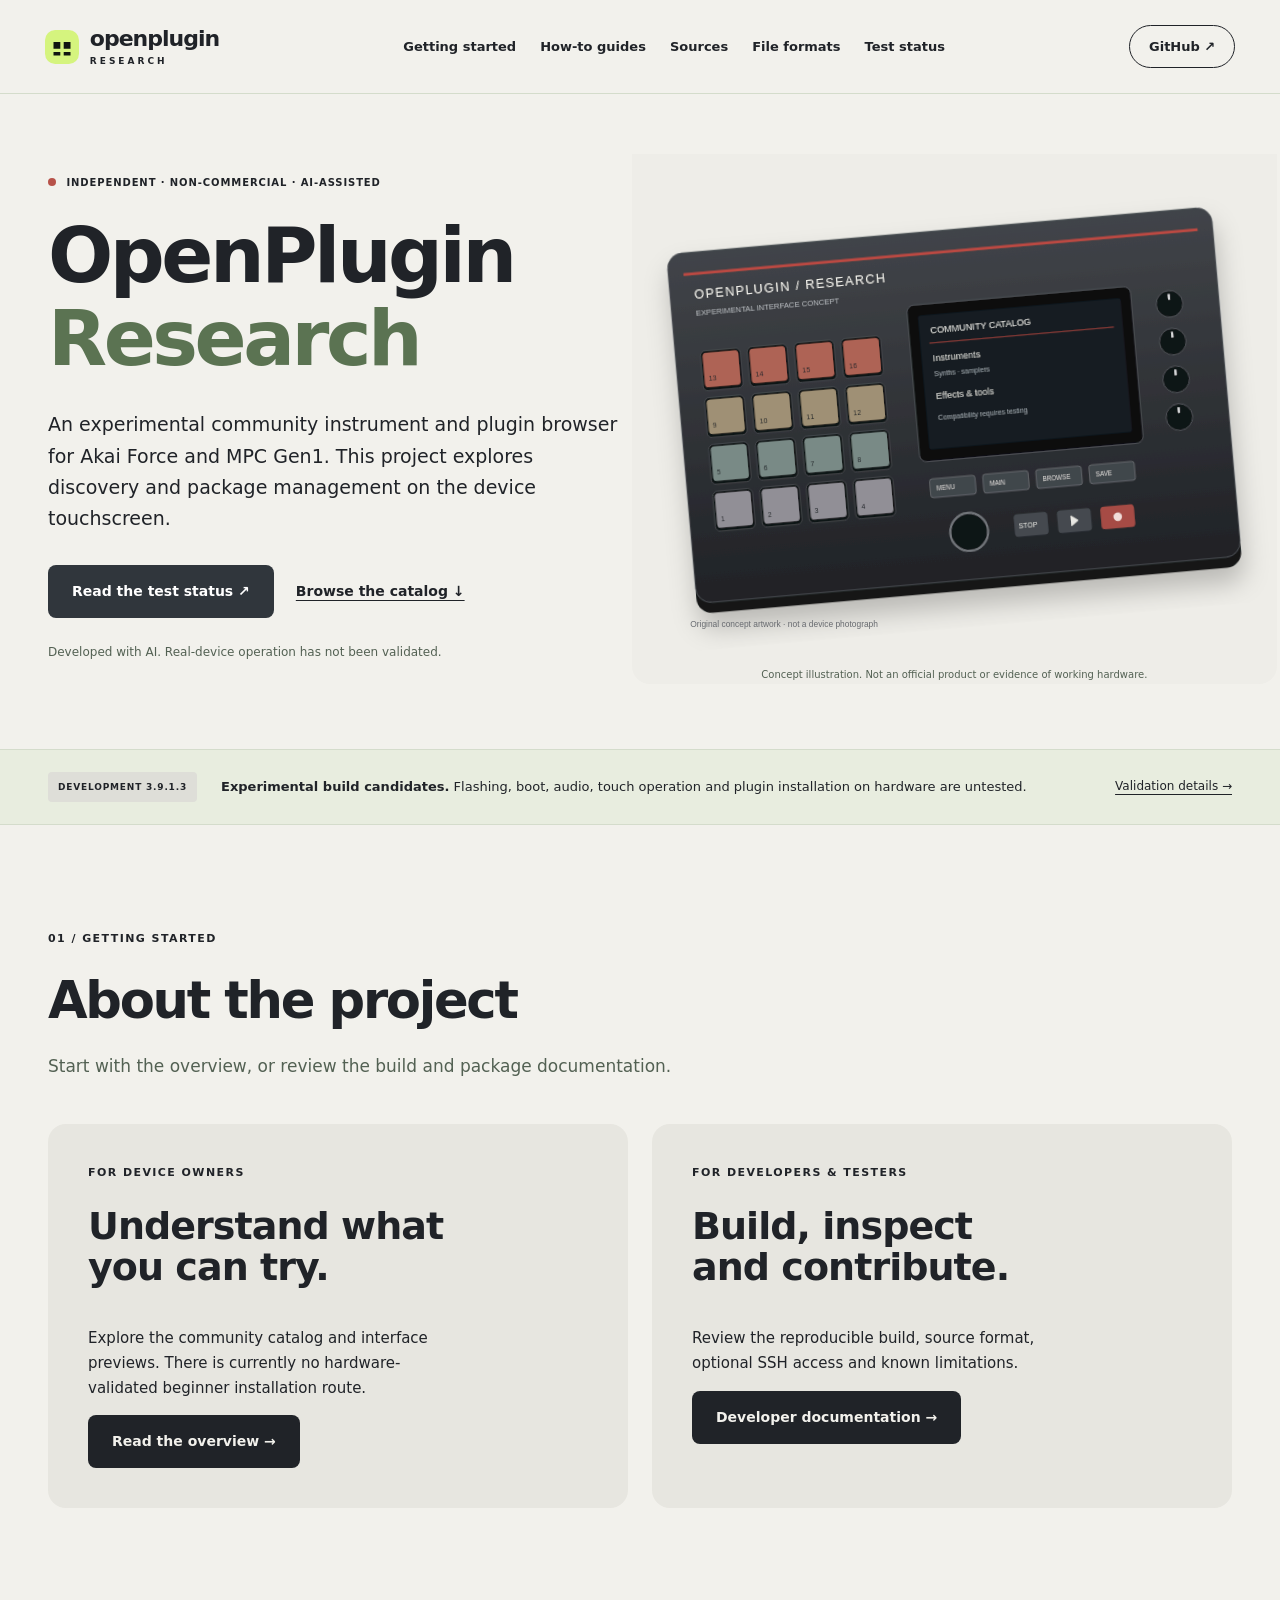
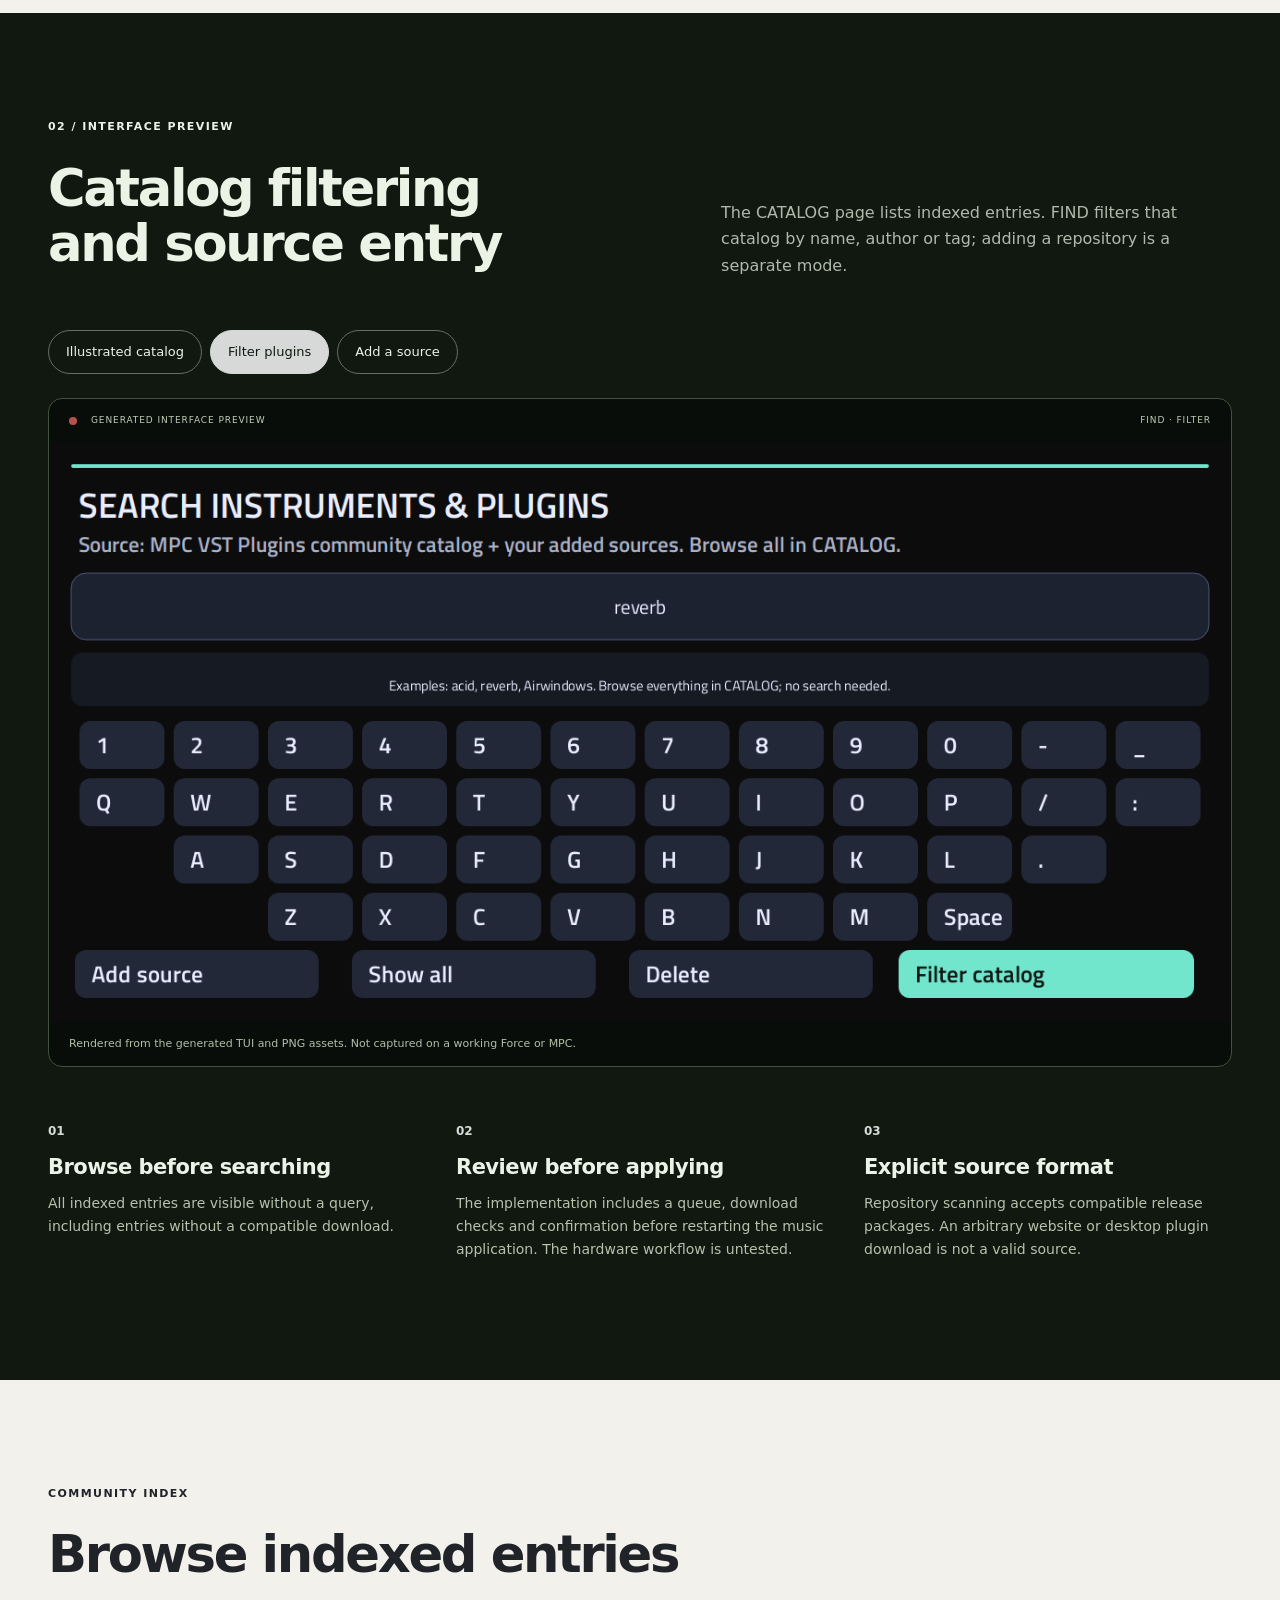
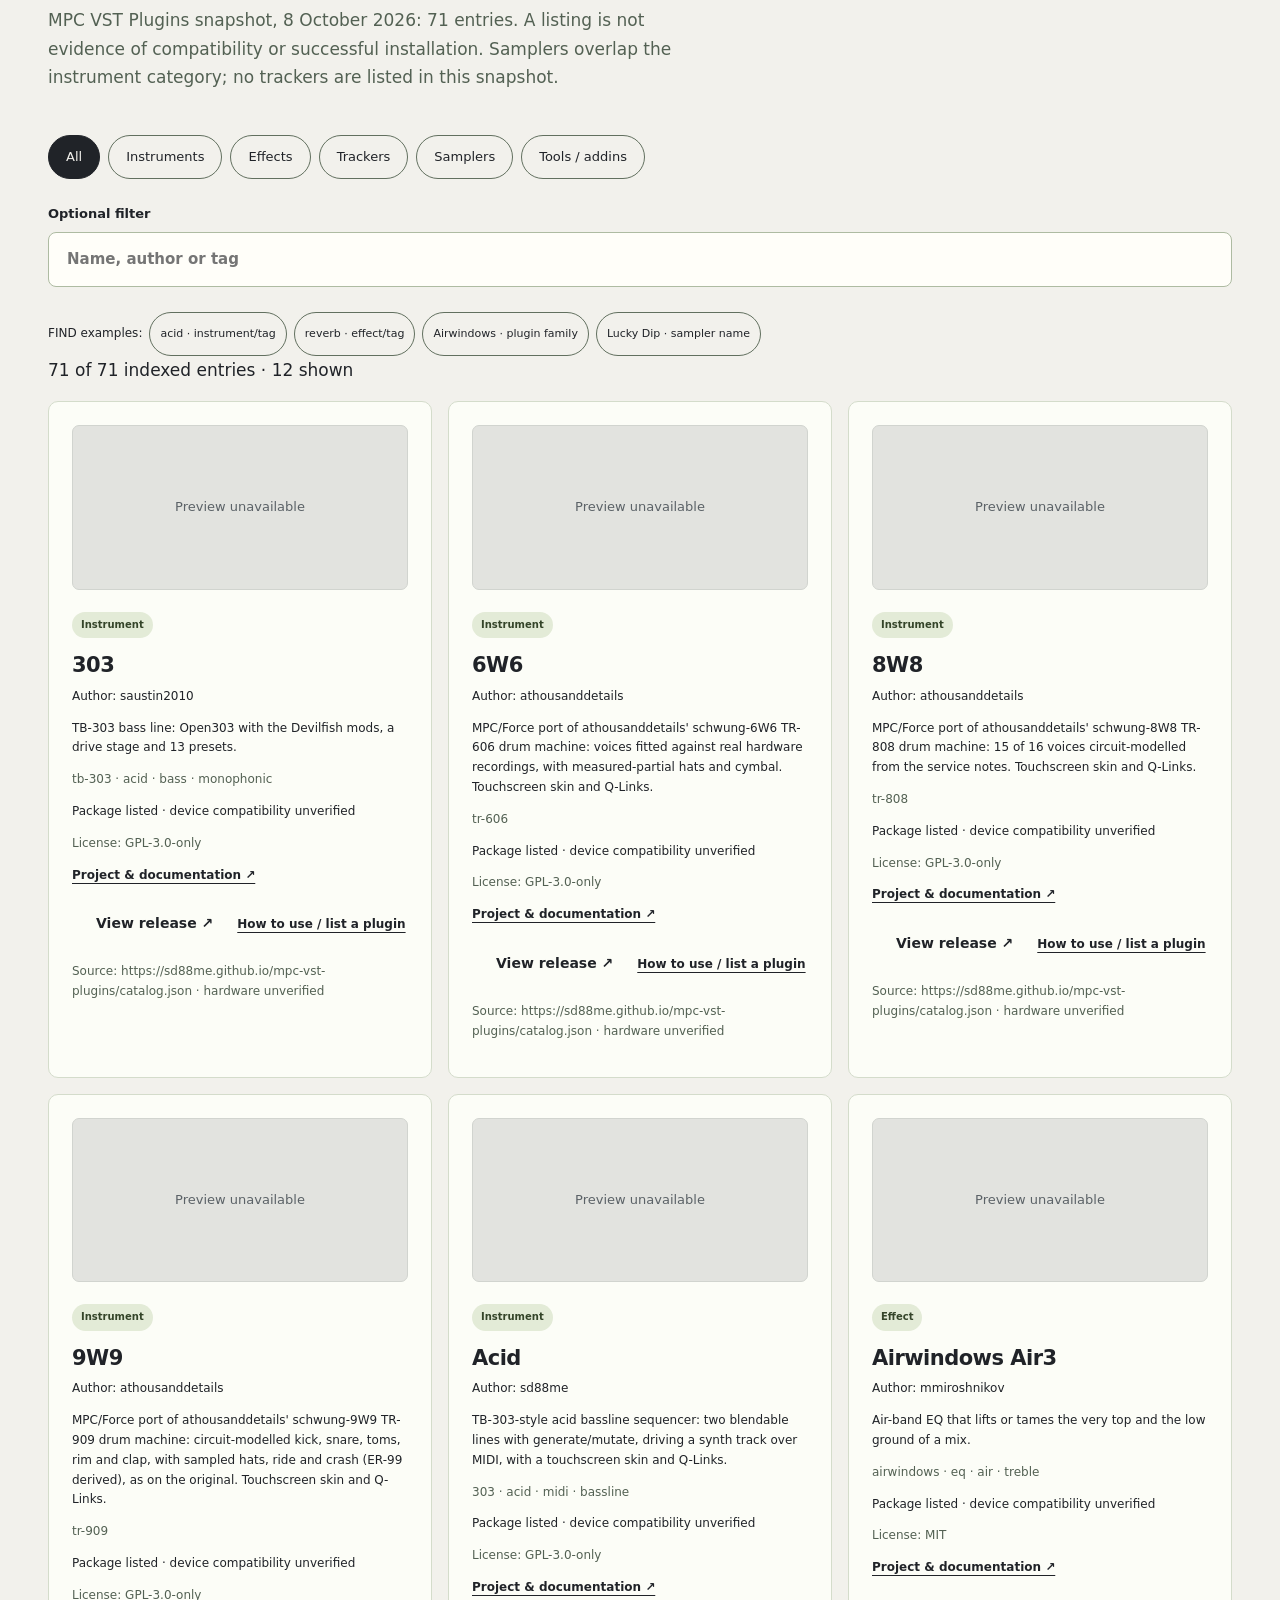
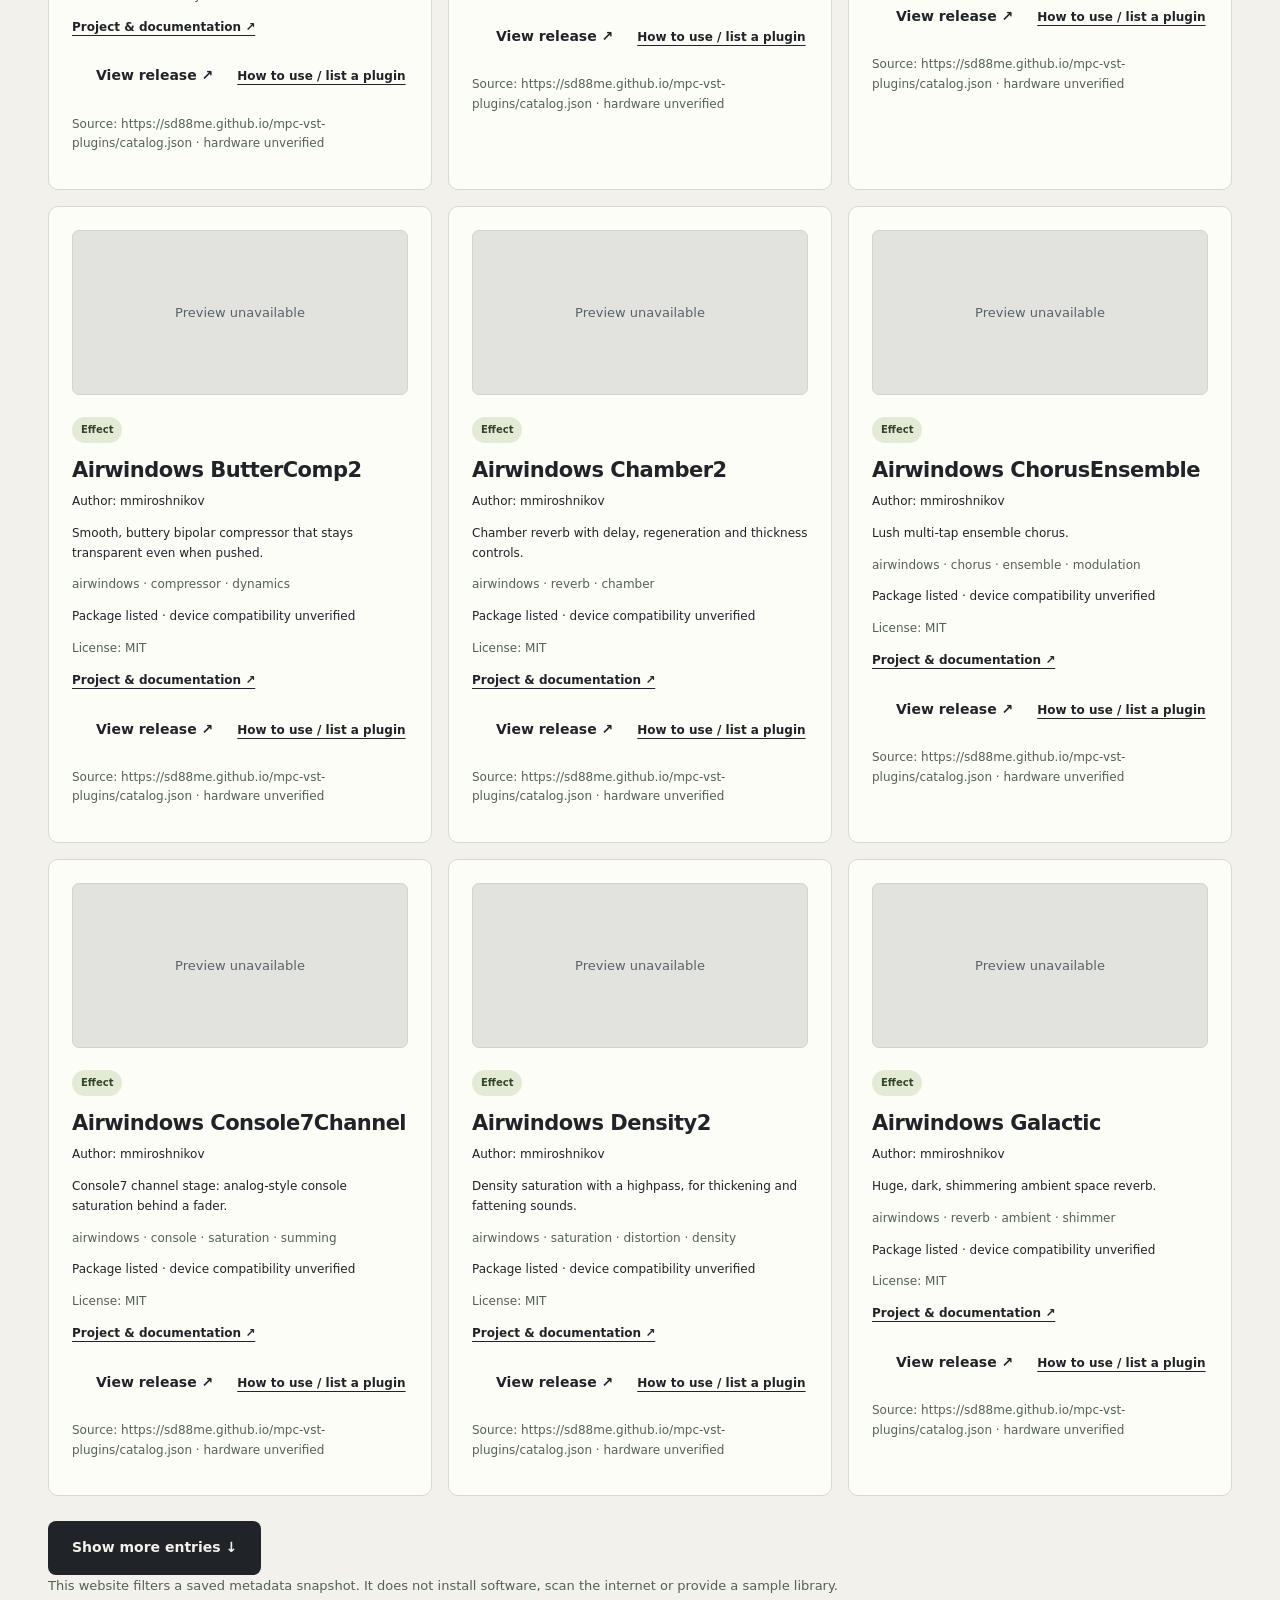
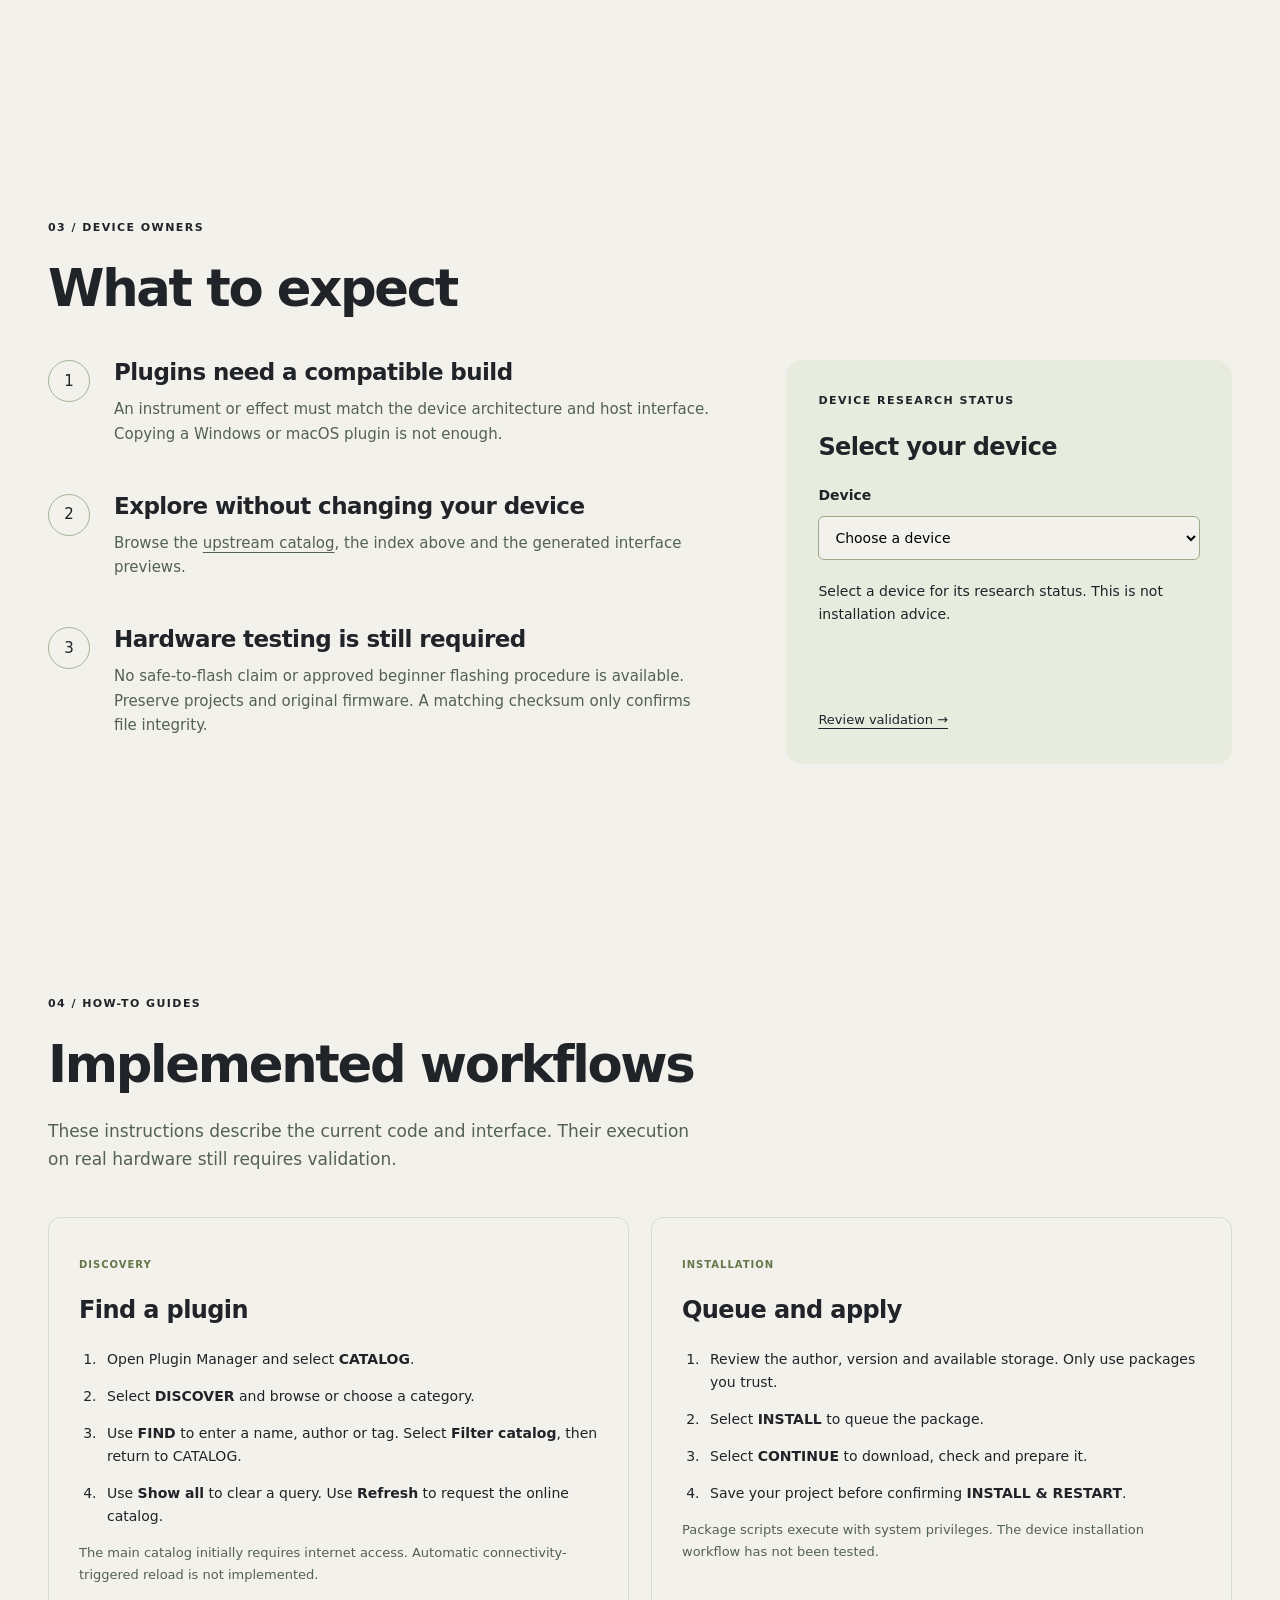
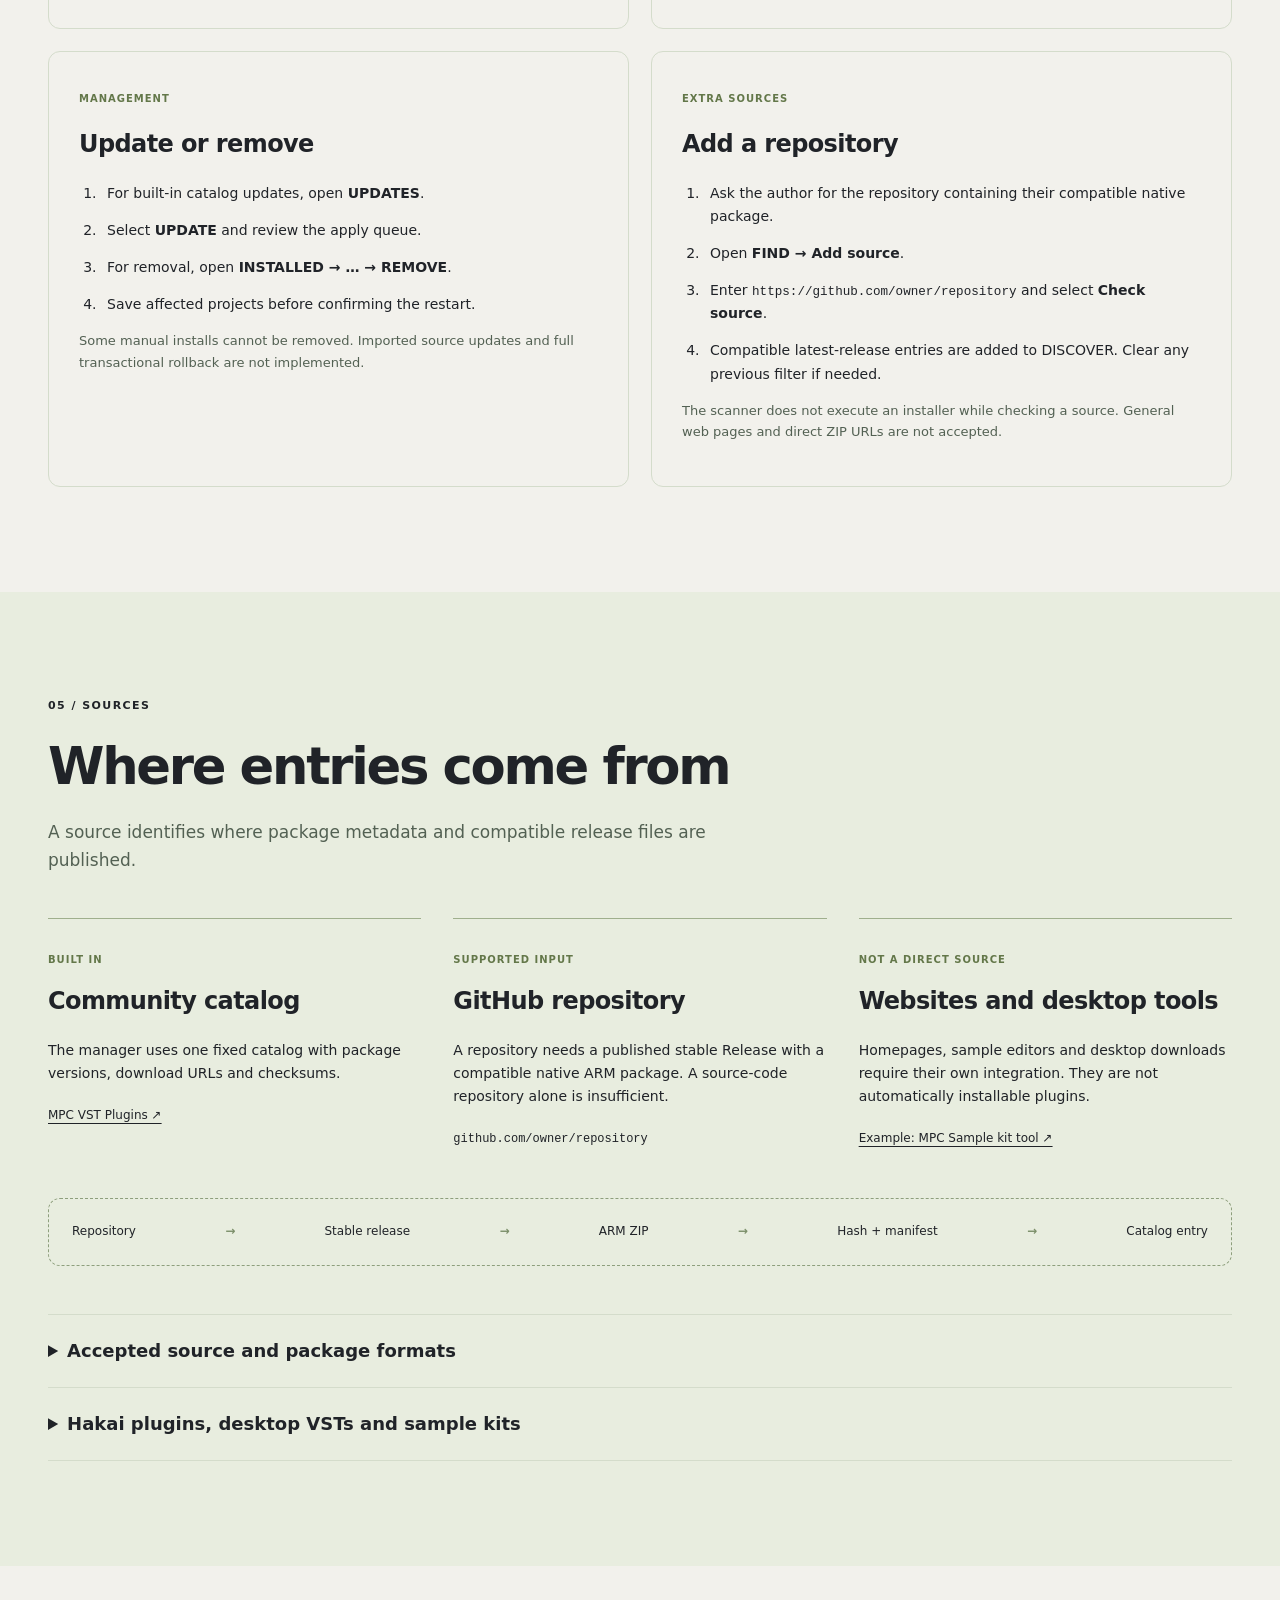
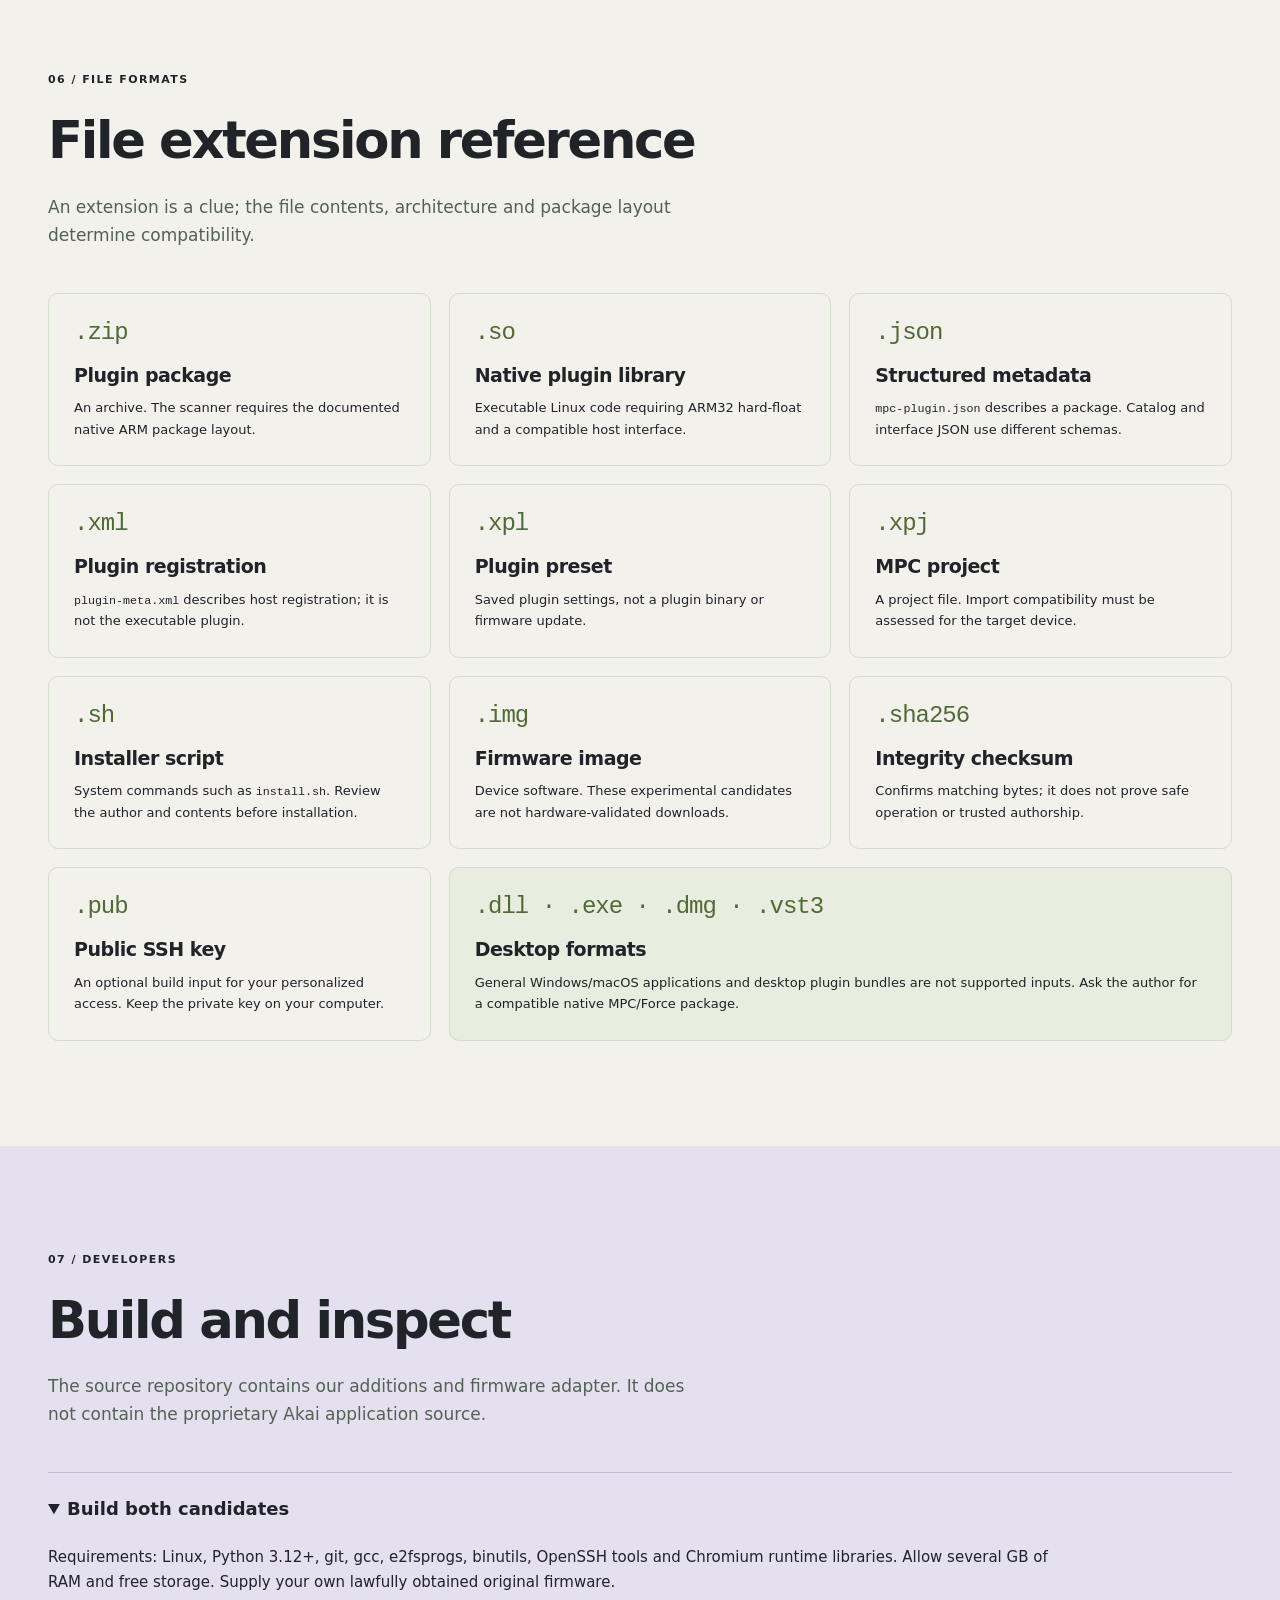
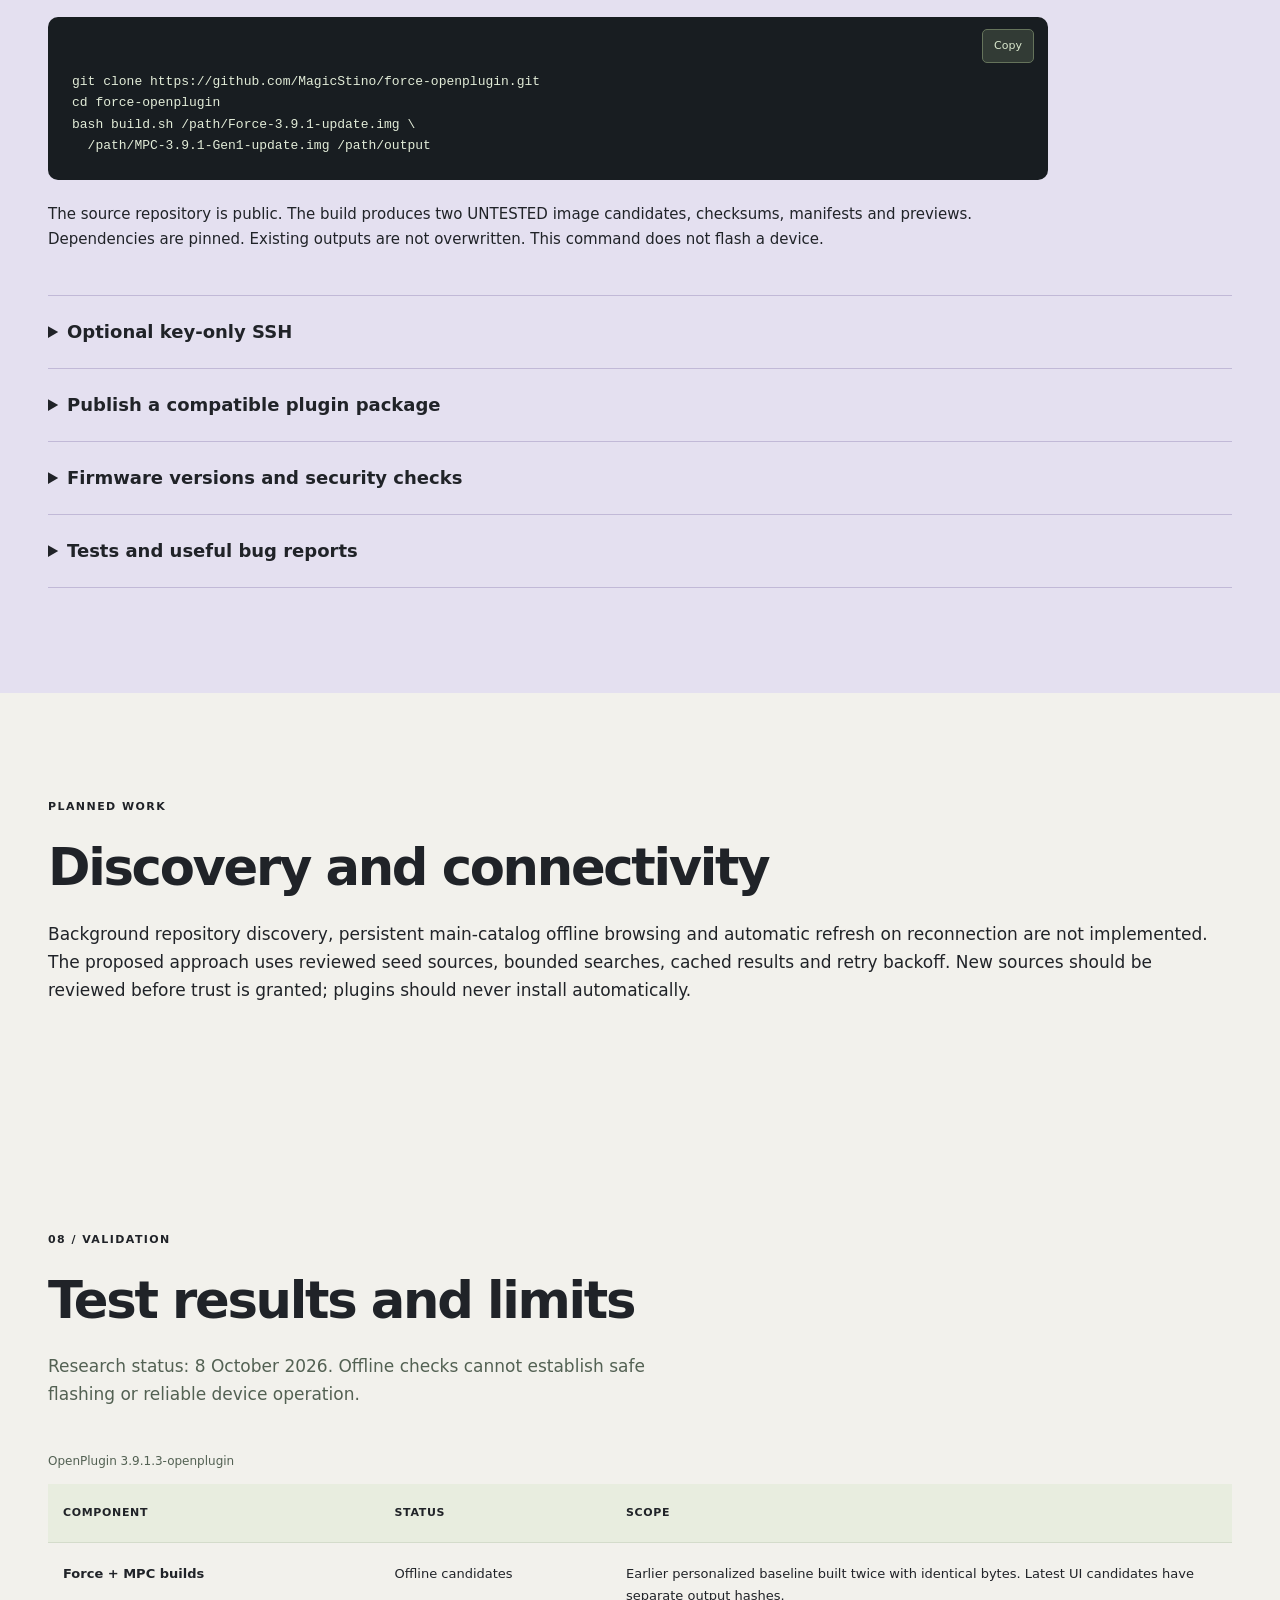
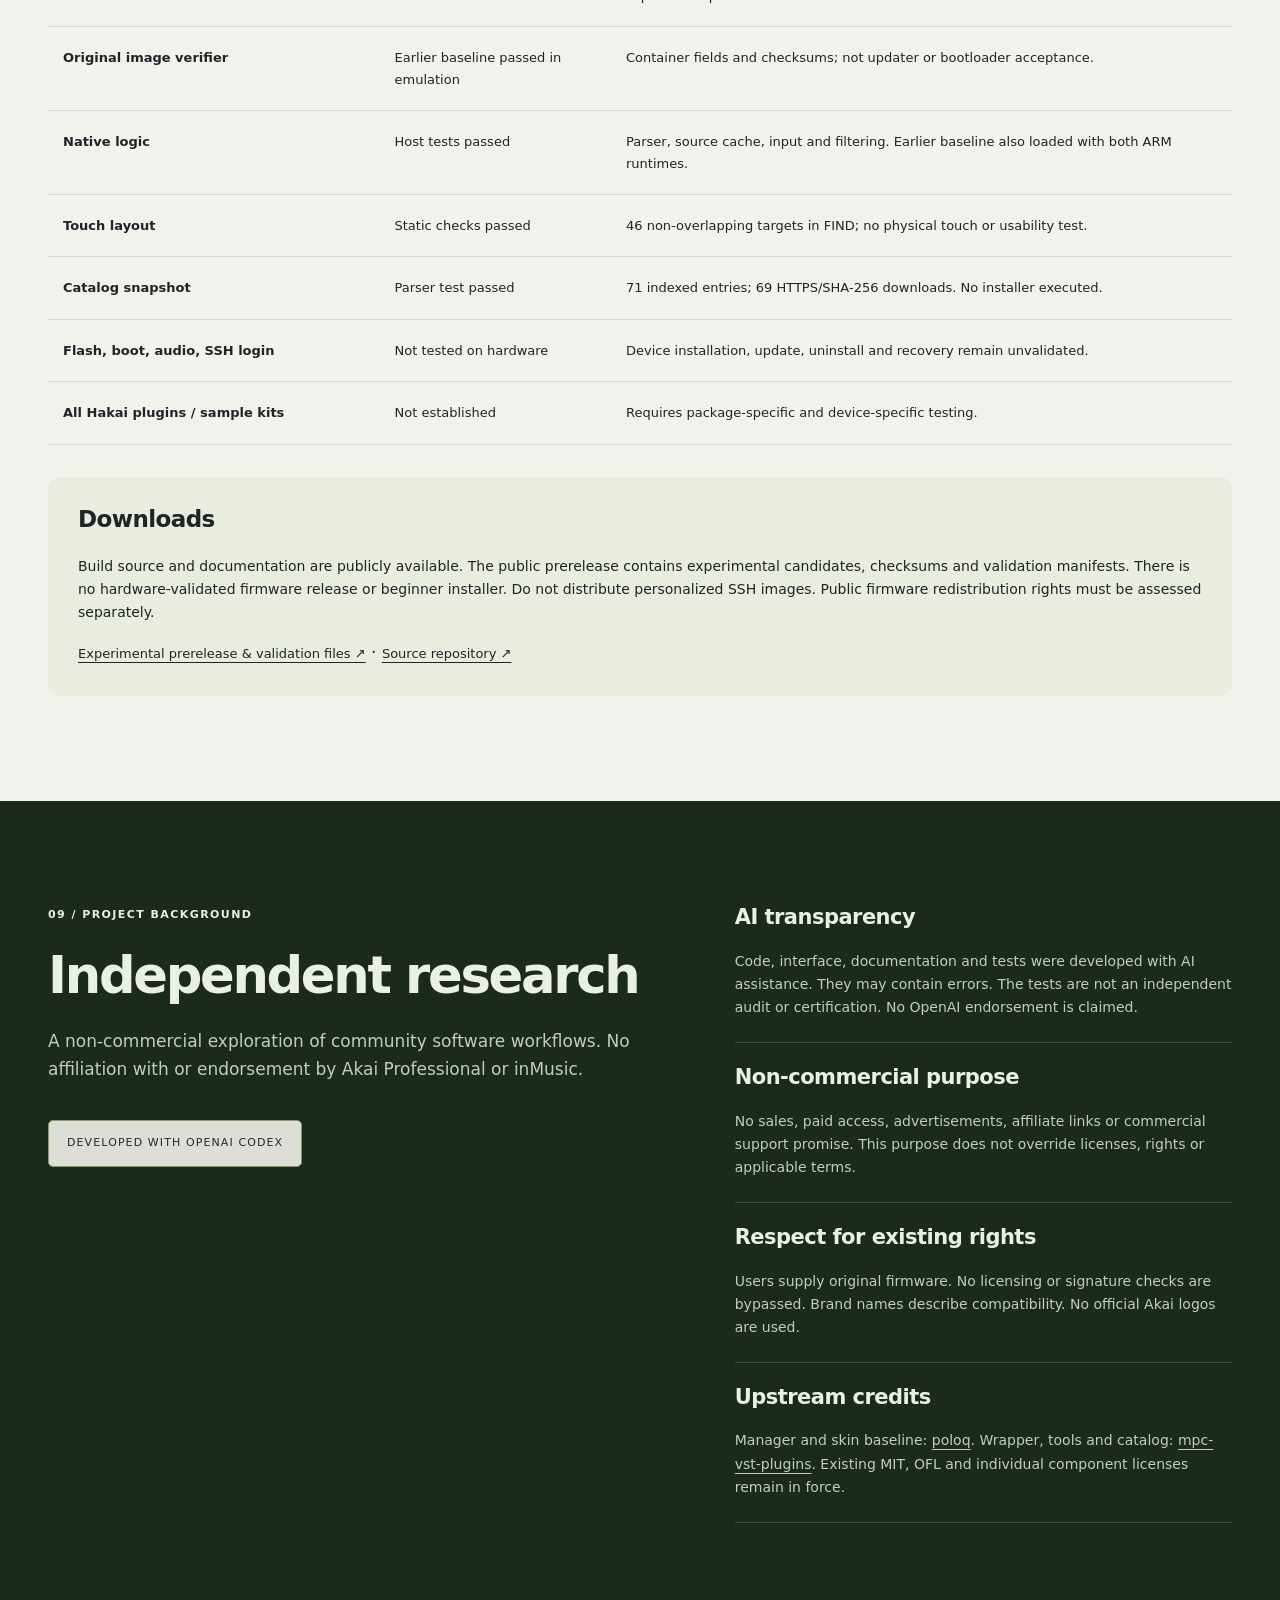
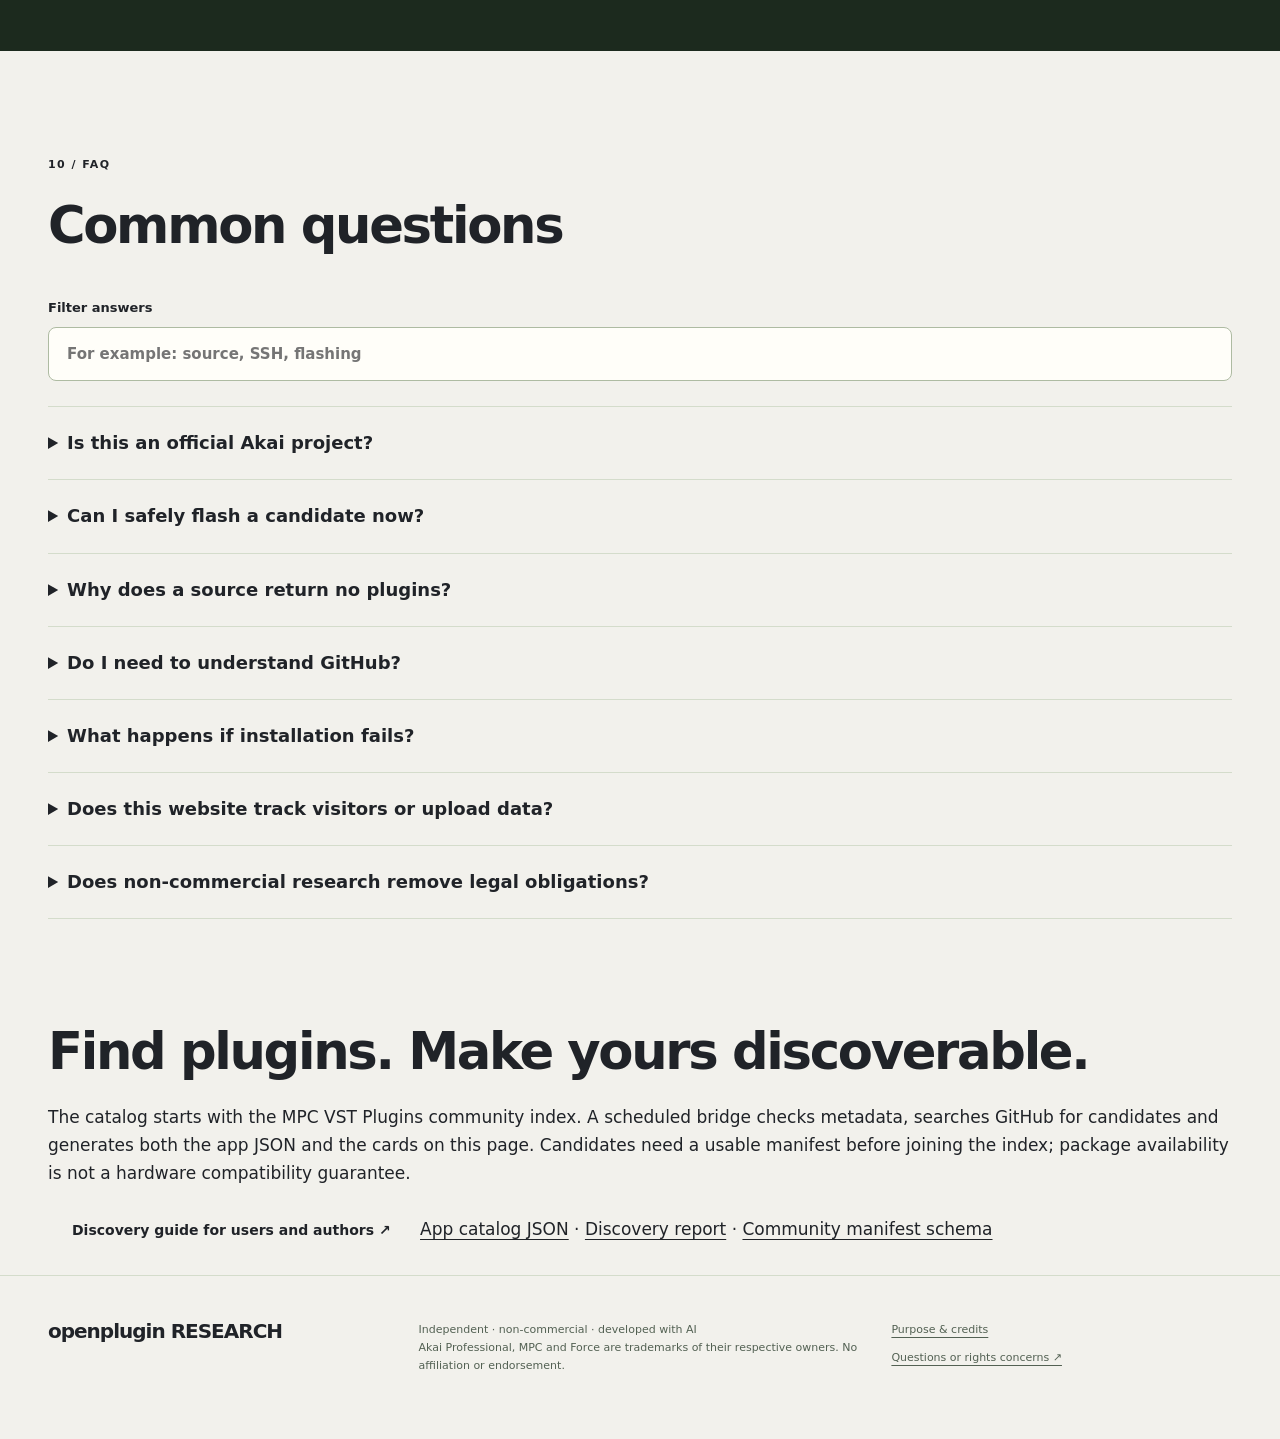
<file: index.html>
<!doctype html>
<html lang="en"><head><meta charset="utf-8"><meta name="viewport" content="width=device-width, initial-scale=1"><title>OpenPlugin Research — Force &amp; MPC</title><meta name="description" content="Experimental community instrument and plugin management for Force and MPC Gen1. Build documentation, source formats and validation status."><meta property="og:title" content="OpenPlugin Research — Community instruments and plugins"><meta property="og:description" content="An experimental Force and MPC plugin browser, with an indexed community catalog, author metadata and documented test limits."><meta property="og:image" content="https://magicstino.github.io/force-openplugin/assets/catalog-native.png"><meta name="theme-color" content="#17191c"><link rel="icon" href="assets/mark.svg" type="image/svg+xml"><link rel="stylesheet" href="style.css"><script src="app.js" defer></script></head>
<body><a class="skip" href="#main">Skip to content</a><header class="header"><a class="brand" href="#" aria-label="OpenPlugin Research home"><img src="assets/mark.svg" width="34" height="34" alt=""><span>openplugin<span class="brand-sub">RESEARCH</span></span></a><nav aria-label="Main navigation"><a href="#start">Getting started</a><a href="#howtos">How-to guides</a><a href="#sources">Sources</a><a href="#formats">File formats</a><a href="#status">Test status</a></nav><a class="repo-link" href="https://github.com/MagicStino/force-openplugin">GitHub ↗</a></header>
<main id="main"><section class="hero wrap" aria-labelledby="hero-title"><div class="hero-copy"><p class="eyebrow"><span class="dot"></span> INDEPENDENT · NON-COMMERCIAL · AI-ASSISTED</p><h1 id="hero-title">OpenPlugin<br><em>Research</em></h1><p class="lead">An experimental community instrument and plugin browser for Akai Force and MPC Gen1. This project explores discovery and package management on the device touchscreen.</p><div class="actions"><a class="button primary" href="#status">Read the test status ↗</a><a class="text-link" href="#catalog">Browse the catalog ↓</a></div><p class="hero-note">Developed with AI. Real-device operation has not been validated.</p></div><figure class="hero-art"><img src="assets/research-rig.svg" width="920" height="720" alt="Original concept illustration of a standalone sampler with a touchscreen, sixteen pads and rotary controls"><figcaption>Concept illustration. Not an official product or evidence of working hardware.</figcaption></figure></section>
<div class="status-strip"><div class="wrap status-inner"><span class="chip">DEVELOPMENT 3.9.1.3</span><p><strong>Experimental build candidates.</strong> Flashing, boot, audio, touch operation and plugin installation on hardware are untested.</p><a href="#status">Validation details →</a></div></div>
<section class="wrap section" id="start"><div class="section-heading"><p class="eyebrow">01 / GETTING STARTED</p><h2>About the project</h2><p>Start with the overview, or review the build and package documentation.</p></div><div class="route-grid"><article class="route novice"><p class="eyebrow">FOR DEVICE OWNERS</p><h3>Understand what<br>you can try.</h3><p>Explore the community catalog and interface previews. There is currently no hardware-validated beginner installation route.</p><a class="button dark" href="#beginner">Read the overview →</a></article><article class="route expert"><p class="eyebrow">FOR DEVELOPERS &amp; TESTERS</p><h3>Build, inspect<br>and contribute.</h3><p>Review the reproducible build, source format, optional SSH access and known limitations.</p><a class="button dark" href="#developers">Developer documentation →</a></article></div></section>
<section class="tour section" id="tour"><div class="wrap"><div class="tour-heading"><div><p class="eyebrow">02 / INTERFACE PREVIEW</p><h2>Catalog filtering<br>and source entry</h2></div><p>The CATALOG page lists indexed entries. FIND filters that catalog by name, author or tag; adding a repository is a separate mode.</p></div><div class="preview-controls" role="group" aria-label="Choose an interface preview"><button aria-pressed="false" data-preview="catalog">Illustrated catalog</button><button class="selected" aria-pressed="true" data-preview="search">Filter plugins</button><button aria-pressed="false" data-preview="source">Add a source</button></div><figure class="screen-frame"><div class="screen-top"><span class="dot"></span><span>GENERATED INTERFACE PREVIEW</span><span id="preview-mode">FIND · FILTER</span></div><button class="zoom-button" id="zoom-preview" aria-label="Enlarge interface preview"><img id="screen-preview" src="assets/find-search.png" width="1280" height="628" loading="lazy" alt="Generated FIND filter page with a QWERTY touch keyboard"></button><figcaption>Rendered from the generated TUI and PNG assets. Not captured on a working Force or MPC.</figcaption></figure><div class="tour-points"><div><b>01</b><h3>Browse before searching</h3><p>All indexed entries are visible without a query, including entries without a compatible download.</p></div><div><b>02</b><h3>Review before applying</h3><p>The implementation includes a queue, download checks and confirmation before restarting the music application. The hardware workflow is untested.</p></div><div><b>03</b><h3>Explicit source format</h3><p>Repository scanning accepts compatible release packages. An arbitrary website or desktop plugin download is not a valid source.</p></div></div></div></section>
<section class="wrap section" id="catalog"><div class="section-heading"><p class="eyebrow">COMMUNITY INDEX</p><h2>Browse indexed entries</h2><p>MPC VST Plugins snapshot, 8 October 2026: 71 entries. A listing is not evidence of compatibility or successful installation. Samplers overlap the instrument category; no trackers are listed in this snapshot.</p></div><div class="catalog-filters" role="group" aria-label="Catalog category"><button class="selected" aria-pressed="true" data-kind="all">All</button><button aria-pressed="false" data-kind="instrument">Instruments</button><button aria-pressed="false" data-kind="effect">Effects</button><button aria-pressed="false" data-kind="tracker">Trackers</button><button aria-pressed="false" data-kind="sampler">Samplers</button><button aria-pressed="false" data-kind="addin">Tools / addins</button></div><label class="faq-search" for="catalog-query">Optional filter<input id="catalog-query" type="search" placeholder="Name, author or tag"></label><div class="examples">FIND examples: <button data-example="acid">acid · instrument/tag</button><button data-example="reverb">reverb · effect/tag</button><button data-example="Airwindows">Airwindows · plugin family</button><button data-example="Lucky Dip">Lucky Dip · sampler name</button></div><p id="catalog-count" role="status">Loading catalog…</p><div id="catalog-cards" class="catalog-grid"></div><button id="catalog-more" class="button dark" hidden>Show more entries ↓</button><noscript><p>Browse the <a href="https://sd88me.github.io/mpc-vst-plugins/">upstream community catalog</a>. The guides below work without JavaScript.</p></noscript><p class="small">This website filters a saved metadata snapshot. It does not install software, scan the internet or provide a sample library.</p></section>
<section class="wrap section" id="beginner"><div class="section-heading"><p class="eyebrow">03 / DEVICE OWNERS</p><h2>What to expect</h2></div><div class="beginner-grid"><ol class="steps"><li><span>1</span><div><h3>Plugins need a compatible build</h3><p>An instrument or effect must match the device architecture and host interface. Copying a Windows or macOS plugin is not enough.</p></div></li><li><span>2</span><div><h3>Explore without changing your device</h3><p>Browse the <a href="https://sd88me.github.io/mpc-vst-plugins/">upstream catalog</a>, the index above and the generated interface previews.</p></div></li><li><span>3</span><div><h3>Hardware testing is still required</h3><p>No safe-to-flash claim or approved beginner flashing procedure is available. Preserve projects and original firmware. A matching checksum only confirms file integrity.</p></div></li></ol><aside class="device-card"><p class="eyebrow">DEVICE RESEARCH STATUS</p><h3>Select your device</h3><label for="device">Device</label><select id="device"><option value="">Choose a device</option><option value="force">Akai Force</option><option value="mpc">MPC Gen1</option><option value="other">Other MPC / other device</option></select><p id="device-result" role="status">Select a device for its research status. This is not installation advice.</p><a href="#status">Review validation →</a></aside></div></section>
<section class="wrap section" id="howtos"><div class="section-heading"><p class="eyebrow">04 / HOW-TO GUIDES</p><h2>Implemented workflows</h2><p>These instructions describe the current code and interface. Their execution on real hardware still requires validation.</p></div><div class="howto-grid"><article class="guide"><span class="guide-label">DISCOVERY</span><h3>Find a plugin</h3><ol><li>Open Plugin Manager and select <strong>CATALOG</strong>.</li><li>Select <strong>DISCOVER</strong> and browse or choose a category.</li><li>Use <strong>FIND</strong> to enter a name, author or tag. Select <strong>Filter catalog</strong>, then return to CATALOG.</li><li>Use <strong>Show all</strong> to clear a query. Use <strong>Refresh</strong> to request the online catalog.</li></ol><p class="small">The main catalog initially requires internet access. Automatic connectivity-triggered reload is not implemented.</p></article><article class="guide"><span class="guide-label">INSTALLATION</span><h3>Queue and apply</h3><ol><li>Review the author, version and available storage. Only use packages you trust.</li><li>Select <strong>INSTALL</strong> to queue the package.</li><li>Select <strong>CONTINUE</strong> to download, check and prepare it.</li><li>Save your project before confirming <strong>INSTALL &amp; RESTART</strong>.</li></ol><p class="small">Package scripts execute with system privileges. The device installation workflow has not been tested.</p></article><article class="guide"><span class="guide-label">MANAGEMENT</span><h3>Update or remove</h3><ol><li>For built-in catalog updates, open <strong>UPDATES</strong>.</li><li>Select <strong>UPDATE</strong> and review the apply queue.</li><li>For removal, open <strong>INSTALLED → … → REMOVE</strong>.</li><li>Save affected projects before confirming the restart.</li></ol><p class="small">Some manual installs cannot be removed. Imported source updates and full transactional rollback are not implemented.</p></article><article class="guide"><span class="guide-label">EXTRA SOURCES</span><h3>Add a repository</h3><ol><li>Ask the author for the repository containing their compatible native package.</li><li>Open <strong>FIND → Add source</strong>.</li><li>Enter <code>https://github.com/owner/repository</code> and select <strong>Check source</strong>.</li><li>Compatible latest-release entries are added to DISCOVER. Clear any previous filter if needed.</li></ol><p class="small">The scanner does not execute an installer while checking a source. General web pages and direct ZIP URLs are not accepted.</p></article></div></section>
<section class="sources-section section" id="sources"><div class="wrap"><div class="section-heading"><p class="eyebrow">05 / SOURCES</p><h2>Where entries come from</h2><p>A source identifies where package metadata and compatible release files are published.</p></div><div class="source-types"><article><span class="source-type">BUILT IN</span><h3>Community catalog</h3><p>The manager uses one fixed catalog with package versions, download URLs and checksums.</p><a href="https://sd88me.github.io/mpc-vst-plugins/">MPC VST Plugins ↗</a></article><article><span class="source-type">SUPPORTED INPUT</span><h3>GitHub repository</h3><p>A repository needs a published stable Release with a compatible native ARM package. A source-code repository alone is insufficient.</p><code>github.com/owner/repository</code></article><article><span class="source-type">NOT A DIRECT SOURCE</span><h3>Websites and desktop tools</h3><p>Homepages, sample editors and desktop downloads require their own integration. They are not automatically installable plugins.</p><a href="https://github.com/WorldLinkStudio/mpcsample">Example: MPC Sample kit tool ↗</a></article></div><div class="pipeline" aria-label="Source checks"><span>Repository</span><b>→</b><span>Stable release</span><b>→</b><span>ARM ZIP</span><b>→</b><span>Hash + manifest</span><b>→</b><span>Catalog entry</span></div><details class="accordion"><summary>Accepted source and package formats</summary><div><p>Enter <code>https://github.com/owner/repository</code> or <code>owner/repository</code>. The scanner checks only the latest stable GitHub Release and at most 24 matching assets.</p><ul><li>Filename ends in <code>-mpc-armv7.zip</code>.</li><li>HTTPS GitHub download and a GitHub-provided <code>sha256:</code> asset digest.</li><li>Maximum package size: 256 MiB.</li><li>A valid <code>mpc-plugin.json</code> with schema 1, ARMv7 architecture, portable layout, matching source repository and instrument/effect kind.</li></ul><p>Imported metadata is persisted locally. Updating existing imported IDs and removing sources through the UI are not implemented.</p><a href="https://github.com/MagicStino/force-openplugin/blob/main/docs/SOURCES.md">Full package specification ↗</a></div></details><details class="accordion"><summary>Hakai plugins, desktop VSTs and sample kits</summary><div><p>A plugin also used with Hakai may work if it is published as a compatible native MPC package. This has to be evaluated per package; the project does not establish universal Hakai compatibility.</p><p>Desktop VSTs and activation bypasses are not supported by this scanner. MPC Sample is a separate kit tool. Its .xpj export has not been validated for Force import here. Sample preview and kit import remain future work.</p></div></details></div></section>
<section class="wrap section" id="formats"><div class="section-heading"><p class="eyebrow">06 / FILE FORMATS</p><h2>File extension reference</h2><p>An extension is a clue; the file contents, architecture and package layout determine compatibility.</p></div><div class="format-grid">
<article><code>.zip</code><h3>Plugin package</h3><p>An archive. The scanner requires the documented native ARM package layout.</p></article><article><code>.so</code><h3>Native plugin library</h3><p>Executable Linux code requiring ARM32 hard-float and a compatible host interface.</p></article><article><code>.json</code><h3>Structured metadata</h3><p><code>mpc-plugin.json</code> describes a package. Catalog and interface JSON use different schemas.</p></article><article><code>.xml</code><h3>Plugin registration</h3><p><code>plugin-meta.xml</code> describes host registration; it is not the executable plugin.</p></article><article><code>.xpl</code><h3>Plugin preset</h3><p>Saved plugin settings, not a plugin binary or firmware update.</p></article><article><code>.xpj</code><h3>MPC project</h3><p>A project file. Import compatibility must be assessed for the target device.</p></article><article><code>.sh</code><h3>Installer script</h3><p>System commands such as <code>install.sh</code>. Review the author and contents before installation.</p></article><article><code>.img</code><h3>Firmware image</h3><p>Device software. These experimental candidates are not hardware-validated downloads.</p></article><article><code>.sha256</code><h3>Integrity checksum</h3><p>Confirms matching bytes; it does not prove safe operation or trusted authorship.</p></article><article><code>.pub</code><h3>Public SSH key</h3><p>An optional build input for your personalized access. Keep the private key on your computer.</p></article><article class="format-wide"><code>.dll · .exe · .dmg · .vst3</code><h3>Desktop formats</h3><p>General Windows/macOS applications and desktop plugin bundles are not supported inputs. Ask the author for a compatible native MPC/Force package.</p></article></div></section>
<section class="workbench section" id="developers"><div class="wrap"><div class="section-heading"><p class="eyebrow">07 / DEVELOPERS</p><h2>Build and inspect</h2><p>The source repository contains our additions and firmware adapter. It does not contain the proprietary Akai application source.</p></div><details class="accordion" open><summary>Build both candidates</summary><div><p>Requirements: Linux, Python 3.12+, git, gcc, e2fsprogs, binutils, OpenSSH tools and Chromium runtime libraries. Allow several GB of RAM and free storage. Supply your own lawfully obtained original firmware.</p><div class="code-box"><button class="copy" data-copy="build-command">Copy</button><pre id="build-command"><code>git clone https://github.com/MagicStino/force-openplugin.git
cd force-openplugin
bash build.sh /path/Force-3.9.1-update.img \
  /path/MPC-3.9.1-Gen1-update.img /path/output</code></pre></div><p>The source repository is public. The build produces two UNTESTED image candidates, checksums, manifests and previews. Dependencies are pinned. Existing outputs are not overwritten. This command does not flash a device.</p></div></details><details class="accordion"><summary>Optional key-only SSH</summary><div><p>Generate an Ed25519 key pair using your SSH client. Pass only the public .pub file as the fourth build argument. Never commit or distribute your private key.</p><div class="code-box"><button class="copy" data-copy="ssh-build">Copy</button><pre id="ssh-build"><code>bash build.sh /path/Force-3.9.1-update.img \
  /path/MPC-3.9.1-Gen1-update.img /path/output \
  /path/openplugin_ed25519.pub</code></pre></div><p>The separate SSH service generates per-device host keys, disables password login and forwarding, and permits root access with your key. It changes the root password field to an unusable value to permit key authentication. Actual device login remains untested. Builds without a supplied key do not enable this service. No Telnet service is added.</p></div></details><details class="accordion"><summary>Publish a compatible plugin package</summary><div><p>Package one top-level folder containing install.sh, uninstall.sh, helpers and the portable payload, including the native .so, registration metadata and required skin/presets. Add mpc-plugin.json according to the source specification, publish a stable Release and verify its asset digest. Do not publish untested compatibility claims.</p><a href="https://github.com/MagicStino/force-openplugin/blob/main/docs/SOURCES.md">Manifest and package specification ↗</a></div></details><details class="accordion"><summary>Firmware versions and security checks</summary><div><p>The supplied files are named 3.9.1 but contain application version <strong>3.9.1.2</strong>. The research container label is <strong>3.9.1.3-openplugin</strong>. The application binary and numeric version fields remain unchanged.</p><p>The adapter accepts exact input hashes from inputs.json, preserves board/device lists and rejects unknown extra container records. No activation, signature, kernel or boot-file checks are patched out. Structural verification does not establish updater acceptance.</p><a href="https://github.com/MagicStino/force-openplugin/blob/main/docs/INTEGRATION.md">Integration notes ↗</a></div></details><details class="accordion"><summary>Tests and useful bug reports</summary><div><p>Include device/model, firmware, source commit, package version, reproduction steps, expected and observed behavior. Distinguish emulation from hardware testing. Remove private keys and personal information from logs.</p><div class="code-box"><button class="copy" data-copy="tests">Copy</button><pre id="tests"><code>python3 -m unittest discover -s tests -v
gcc -O1 -fsanitize=address,undefined -fno-omit-frame-pointer \
  tests/test_native.c -lpthread -ldl -lm -o /tmp/openplugin-test
ASAN_OPTIONS=detect_leaks=0 /tmp/openplugin-test</code></pre></div><p>Before hardware testing, review the recovery route and updater/signing policy. Do not bypass checks to make a test pass.</p><a href="https://github.com/MagicStino/force-openplugin/issues">Project issues ↗</a></div></details></div></section>
<section class="wrap section"><p class="eyebrow">PLANNED WORK</p><h2>Discovery and connectivity</h2><p>Background repository discovery, persistent main-catalog offline browsing and automatic refresh on reconnection are not implemented. The proposed approach uses reviewed seed sources, bounded searches, cached results and retry backoff. New sources should be reviewed before trust is granted; plugins should never install automatically.</p></section>
<section class="wrap section" id="status"><div class="section-heading"><p class="eyebrow">08 / VALIDATION</p><h2>Test results and limits</h2><p>Research status: 8 October 2026. Offline checks cannot establish safe flashing or reliable device operation.</p></div><div class="table-scroll"><table><caption>OpenPlugin 3.9.1.3-openplugin</caption><thead><tr><th>Component</th><th>Status</th><th>Scope</th></tr></thead><tbody><tr><th>Force + MPC builds</th><td>Offline candidates</td><td>Earlier personalized baseline built twice with identical bytes. Latest UI candidates have separate output hashes.</td></tr><tr><th>Original image verifier</th><td>Earlier baseline passed in emulation</td><td>Container fields and checksums; not updater or bootloader acceptance.</td></tr><tr><th>Native logic</th><td>Host tests passed</td><td>Parser, source cache, input and filtering. Earlier baseline also loaded with both ARM runtimes.</td></tr><tr><th>Touch layout</th><td>Static checks passed</td><td>46 non-overlapping targets in FIND; no physical touch or usability test.</td></tr><tr><th>Catalog snapshot</th><td>Parser test passed</td><td>71 indexed entries; 69 HTTPS/SHA-256 downloads. No installer executed.</td></tr><tr><th>Flash, boot, audio, SSH login</th><td>Not tested on hardware</td><td>Device installation, update, uninstall and recovery remain unvalidated.</td></tr><tr><th>All Hakai plugins / sample kits</th><td>Not established</td><td>Requires package-specific and device-specific testing.</td></tr></tbody></table></div><div class="download-note"><div><h3>Downloads</h3><p>Build source and documentation are publicly available. The public prerelease contains experimental candidates, checksums and validation manifests. There is no hardware-validated firmware release or beginner installer. Do not distribute personalized SSH images. Public firmware redistribution rights must be assessed separately.</p><a href="https://github.com/MagicStino/force-openplugin/releases/tag/v3.9.1.3-openplugin-research">Experimental prerelease &amp; validation files ↗</a> · <a href="https://github.com/MagicStino/force-openplugin">Source repository ↗</a></div></div></section>
<section class="research section" id="research"><div class="wrap research-grid"><div><p class="eyebrow">09 / PROJECT BACKGROUND</p><h2>Independent research</h2><p class="lead">A non-commercial exploration of community software workflows. No affiliation with or endorsement by Akai Professional or inMusic.</p><span class="ai-stamp">DEVELOPED WITH OPENAI CODEX</span></div><div class="principles"><article><h3>AI transparency</h3><p>Code, interface, documentation and tests were developed with AI assistance. They may contain errors. The tests are not an independent audit or certification. No OpenAI endorsement is claimed.</p></article><article><h3>Non-commercial purpose</h3><p>No sales, paid access, advertisements, affiliate links or commercial support promise. This purpose does not override licenses, rights or applicable terms.</p></article><article><h3>Respect for existing rights</h3><p>Users supply original firmware. No licensing or signature checks are bypassed. Brand names describe compatibility. No official Akai logos are used.</p></article><article><h3>Upstream credits</h3><p>Manager and skin baseline: <a href="https://github.com/poloq-instruments/mpc-vst-manager">poloq</a>. Wrapper, tools and catalog: <a href="https://github.com/sd88me/mpc-vst-plugins">mpc-vst-plugins</a>. Existing MIT, OFL and individual component licenses remain in force.</p></article></div></div></section>
<section class="wrap section faq-section" id="faq"><div class="section-heading"><p class="eyebrow">10 / FAQ</p><h2>Common questions</h2></div><label class="faq-search" for="faq-query">Filter answers<input id="faq-query" type="search" placeholder="For example: source, SSH, flashing"></label><div id="faq-list"><details class="accordion"><summary>Is this an official Akai project?</summary><div><p>No. It is independent and not supported, sponsored or approved by Akai Professional or inMusic. Use <a href="https://support.akaipro.com/">official support</a> for the official product.</p></div></details><details class="accordion"><summary>Can I safely flash a candidate now?</summary><div><p>That has not been established. Checksums and reproducible builds do not replace hardware validation. Beginners should wait for a tested installation route.</p></div></details><details class="accordion"><summary>Why does a source return no plugins?</summary><div><p>It may lack a stable Release, a matching ARM ZIP, a GitHub asset digest or a valid manifest. It may contain only source code or desktop tools. Network errors and rate limits can also interfere.</p></div></details><details class="accordion"><summary>Do I need to understand GitHub?</summary><div><p>The built-in catalog is the normal starting point. Only additional sources require a repository link supplied by their author. This website needs no account; the source repository is public.</p></div></details><details class="accordion"><summary>What happens if installation fails?</summary><div><p>The implementation stops on installer failure and attempts to restart the music application. It does not provide complete transactional rollback. Interrupted installs, storage exhaustion and recovery still require hardware testing.</p></div></details><details class="accordion"><summary>Does this website track visitors or upload data?</summary><div><p>No analytics, external fonts, accounts or uploads are included. Plugin screenshots load from upstream hosting services; those services receive the image request. Filters and device selection run in your browser. Copy buttons use the clipboard on request. External services have their own policies; GitHub Pages may log IP addresses for security.</p></div></details><details class="accordion"><summary>Does non-commercial research remove legal obligations?</summary><div><p>No. It describes the project's purpose, not an exemption from rights, licenses or terms. Please report specific attribution or rights concerns through the project.</p></div></details></div><p id="faq-empty" hidden role="status">No matching answers. Try a shorter term or read the guides.</p></section></main>
<section class="wrap" id="discovery"><h2>Find plugins. Make yours discoverable.</h2><p>The catalog starts with the MPC VST Plugins community index. A scheduled bridge checks metadata, searches GitHub for candidates and generates both the app JSON and the cards on this page. Candidates need a usable manifest before joining the index; package availability is not a hardware compatibility guarantee.</p><p><a class="button" href="https://github.com/MagicStino/force-openplugin/blob/main/docs/DISCOVERY.md">Discovery guide for users and authors ↗</a> <a href="catalog.json">App catalog JSON</a> · <a href="discovery.json">Discovery report</a> · <a href="schema/community-plugin.schema.json">Community manifest schema</a></p></section><footer class="footer"><div class="wrap"><a class="brand" href="#">openplugin RESEARCH</a><p>Independent · non-commercial · developed with AI<br>Akai Professional, MPC and Force are trademarks of their respective owners. No affiliation or endorsement.</p><div><a href="#research">Purpose &amp; credits</a><a href="https://github.com/MagicStino/force-openplugin/issues">Questions or rights concerns ↗</a></div></div></footer><dialog id="preview-dialog" aria-labelledby="dialog-title"><div class="dialog-top"><h2 id="dialog-title">Generated interface preview</h2><button id="close-preview" autofocus>Close ×</button></div><img id="dialog-image" src="assets/find-search.png" width="1280" height="628" alt="Enlarged generated interface"><p>Generated assets, not a real-device capture.</p></dialog><div class="toast" id="toast" role="status" aria-live="polite"></div></body></html>
</file>
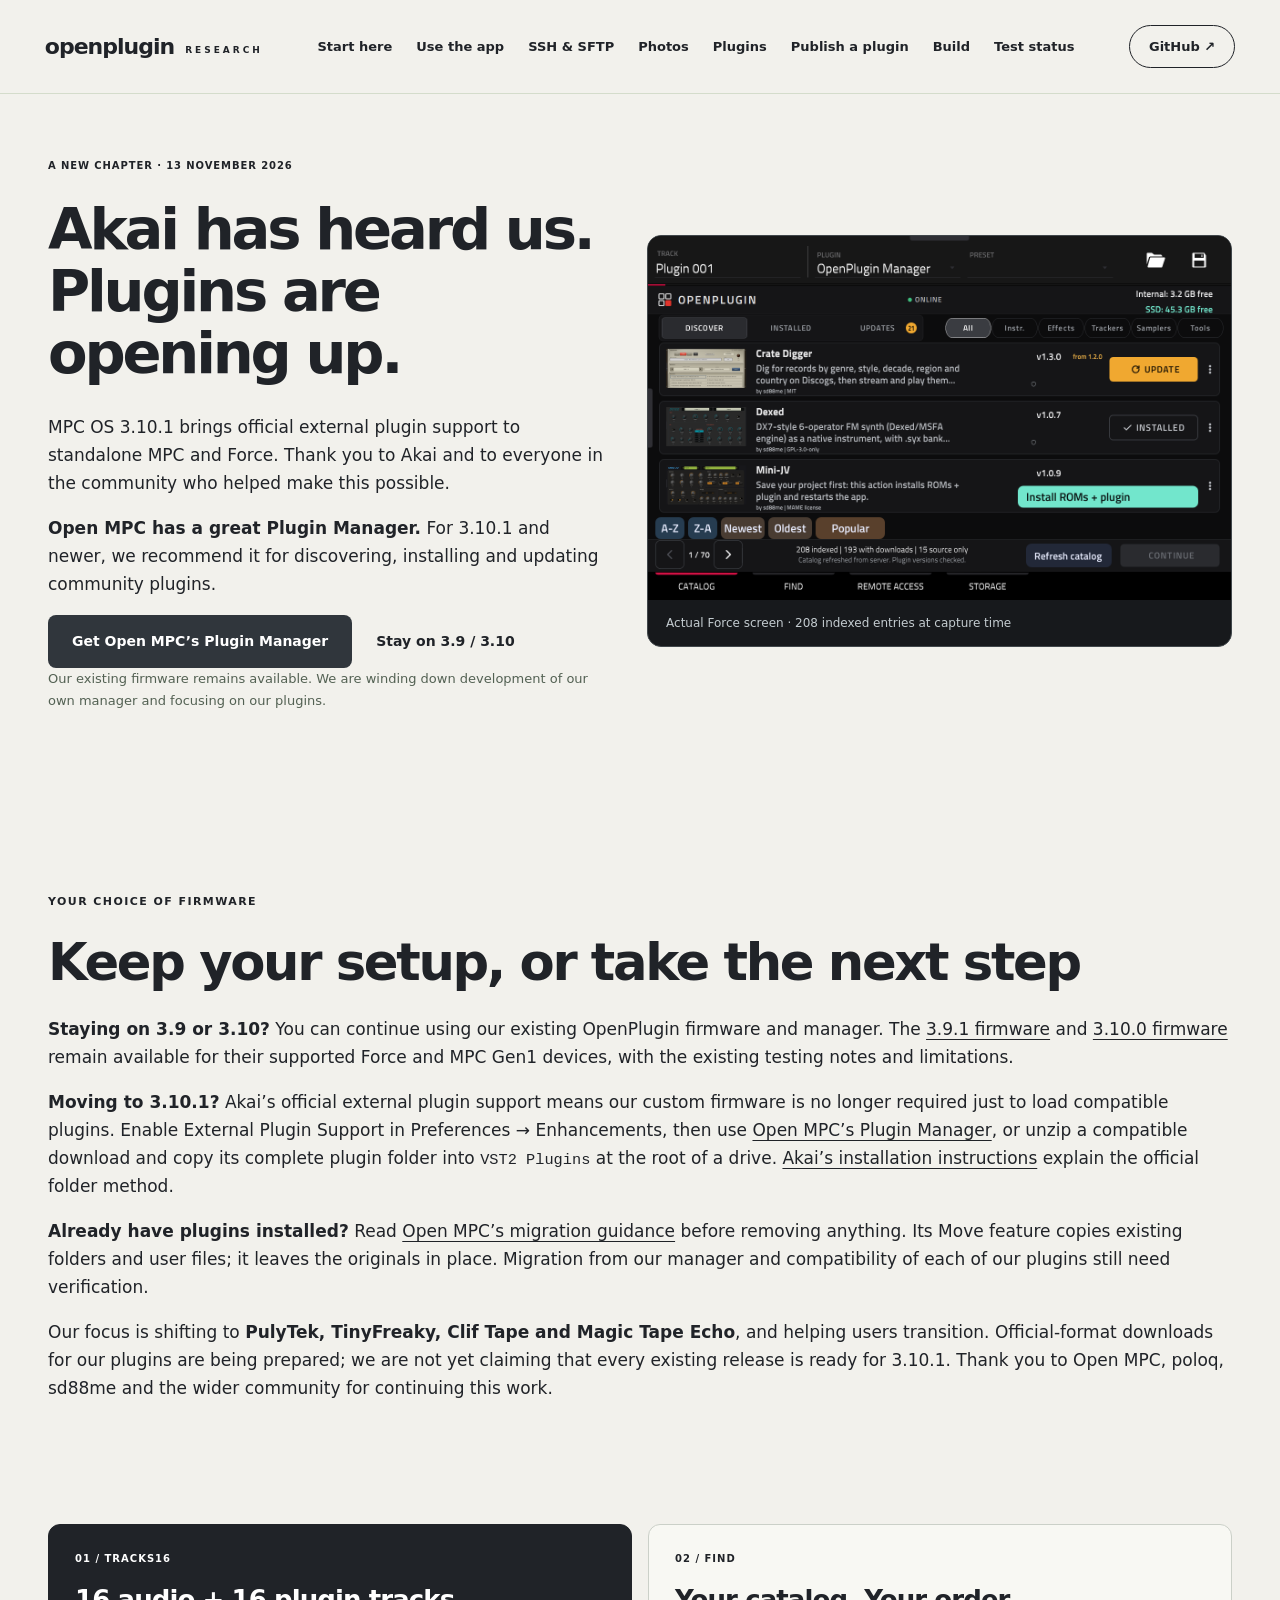
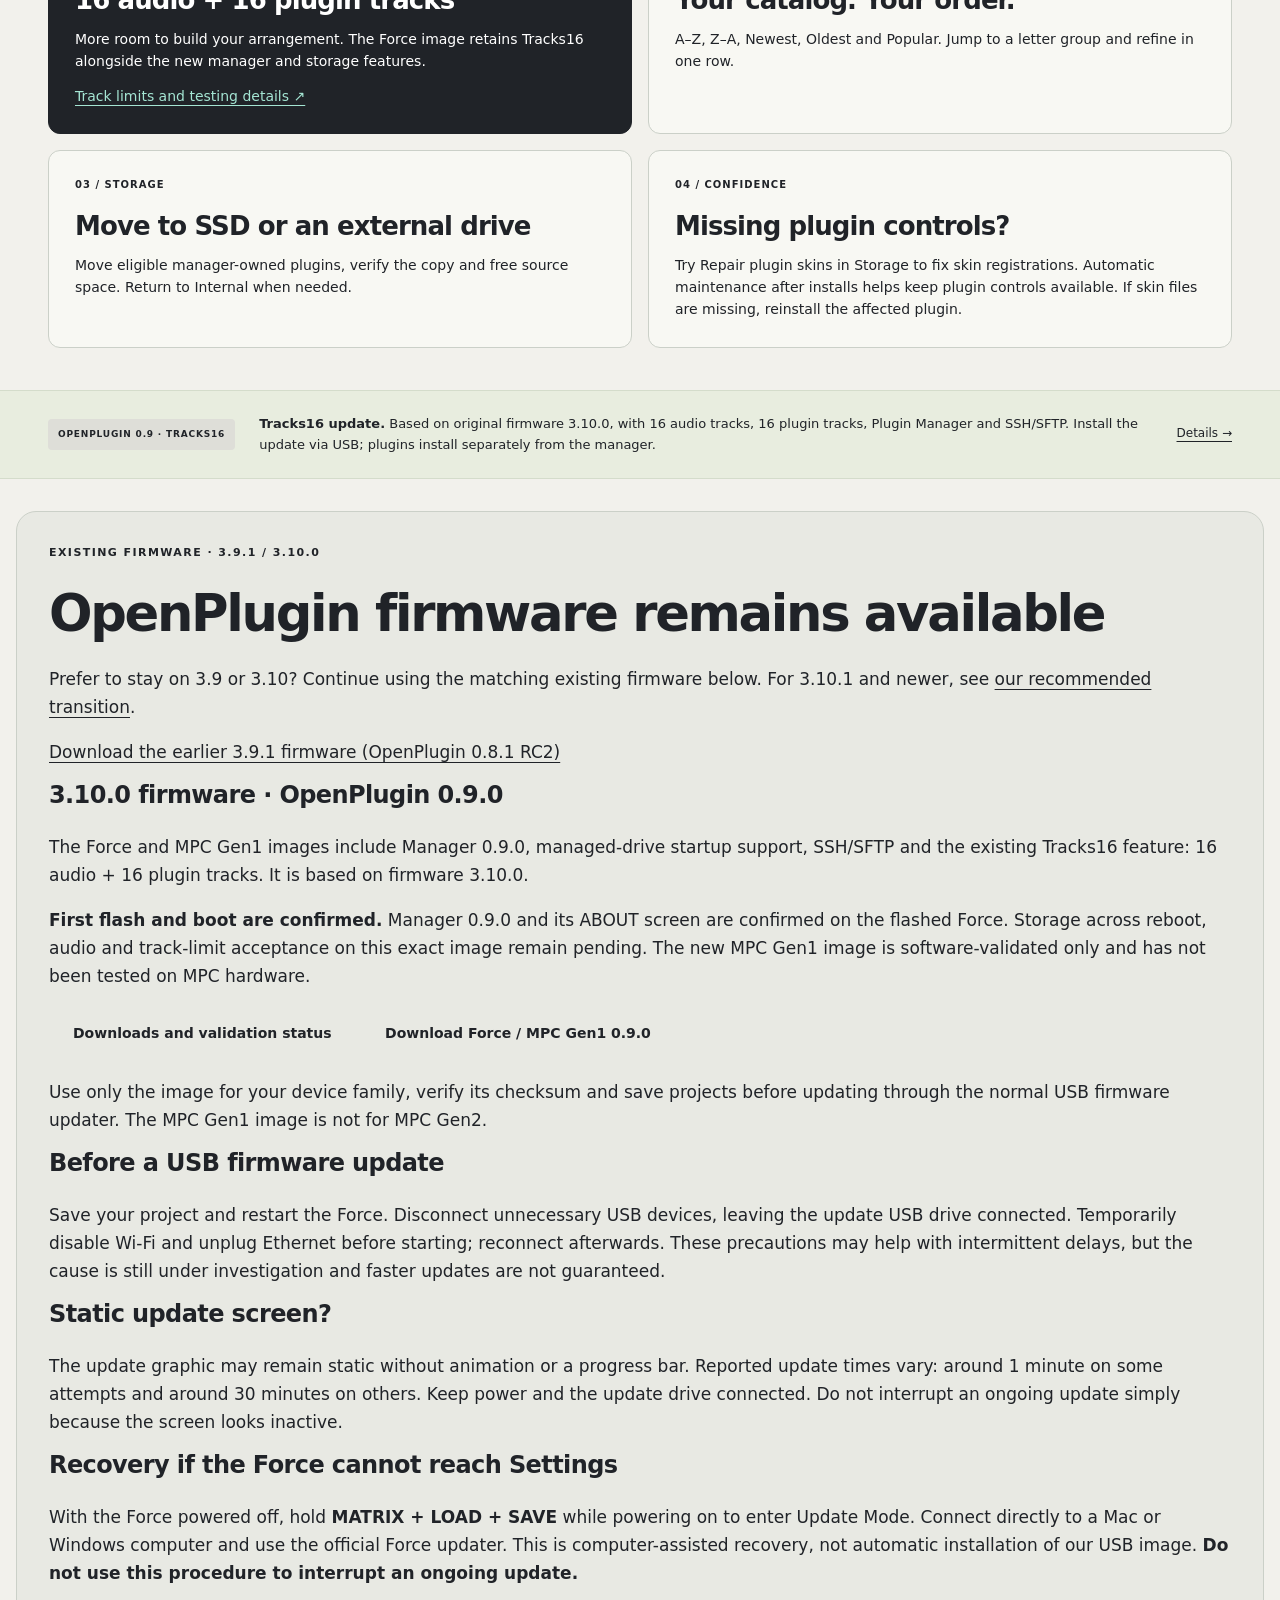
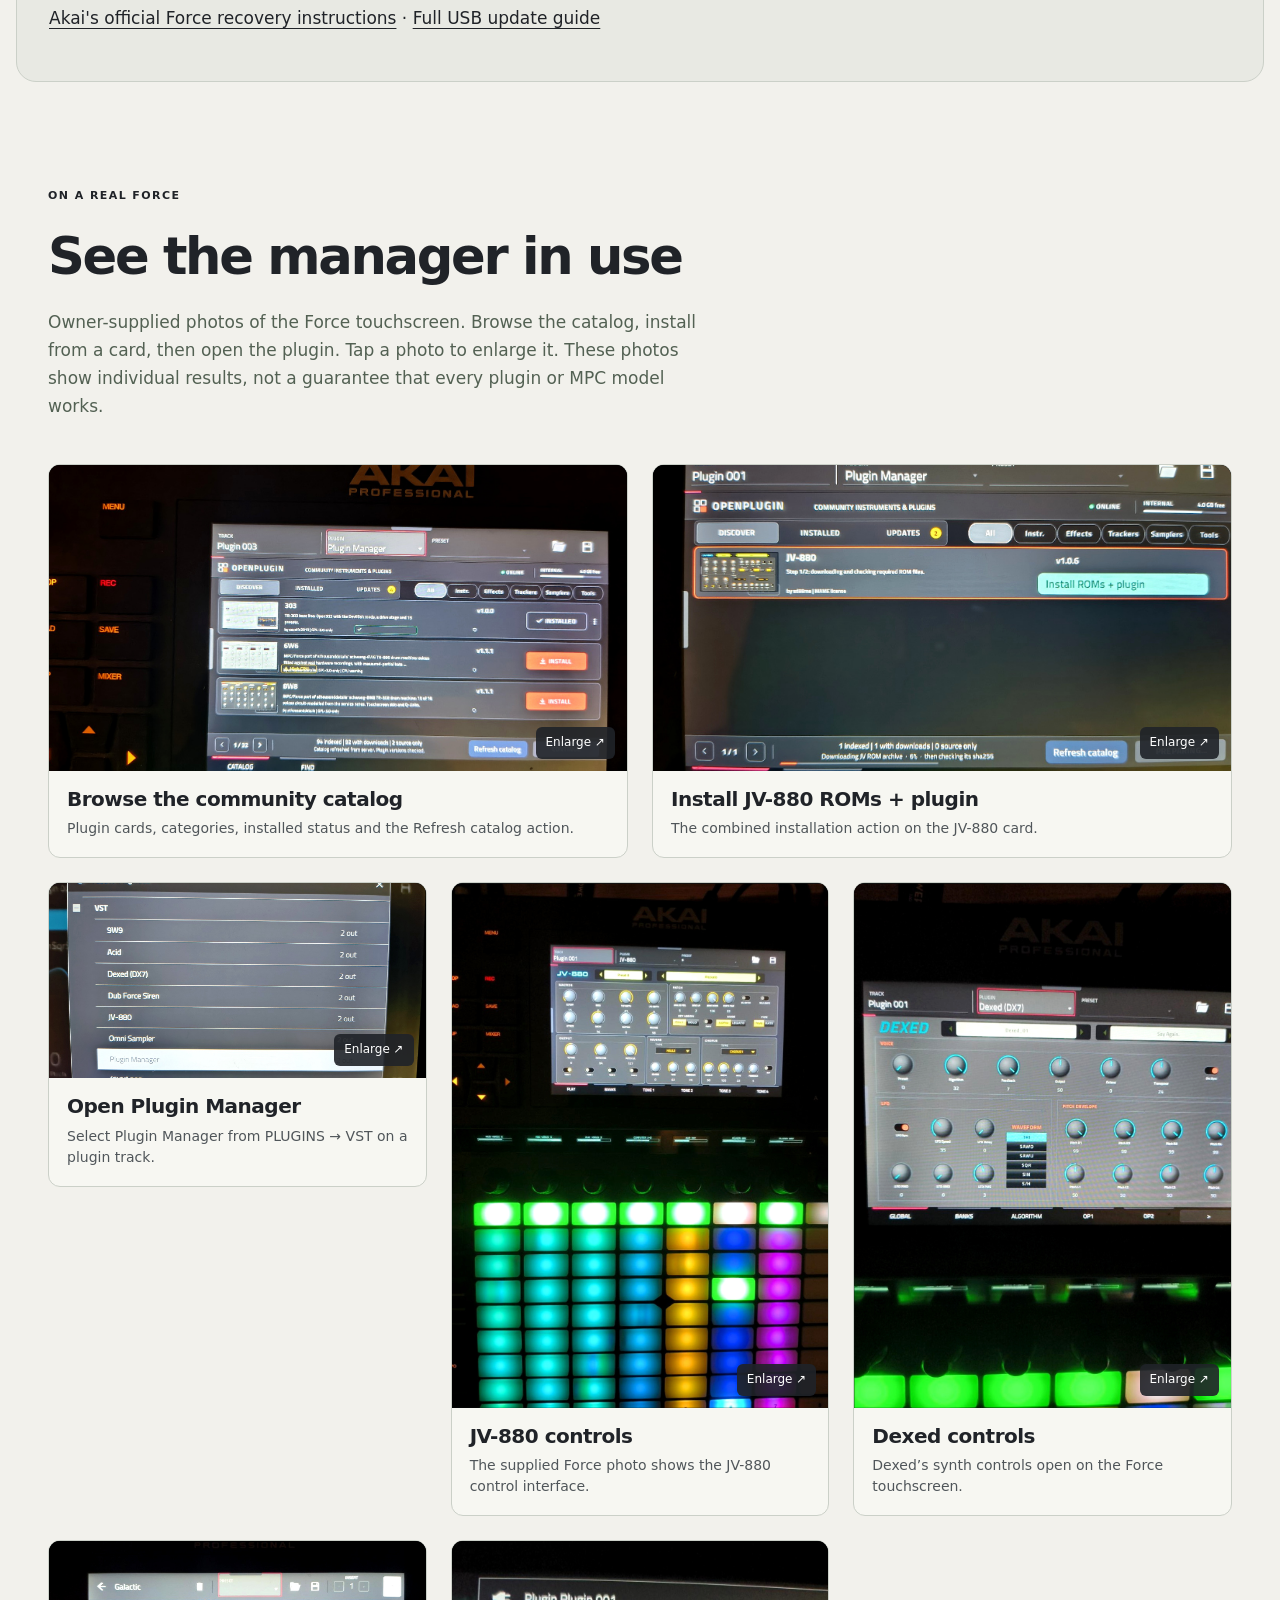
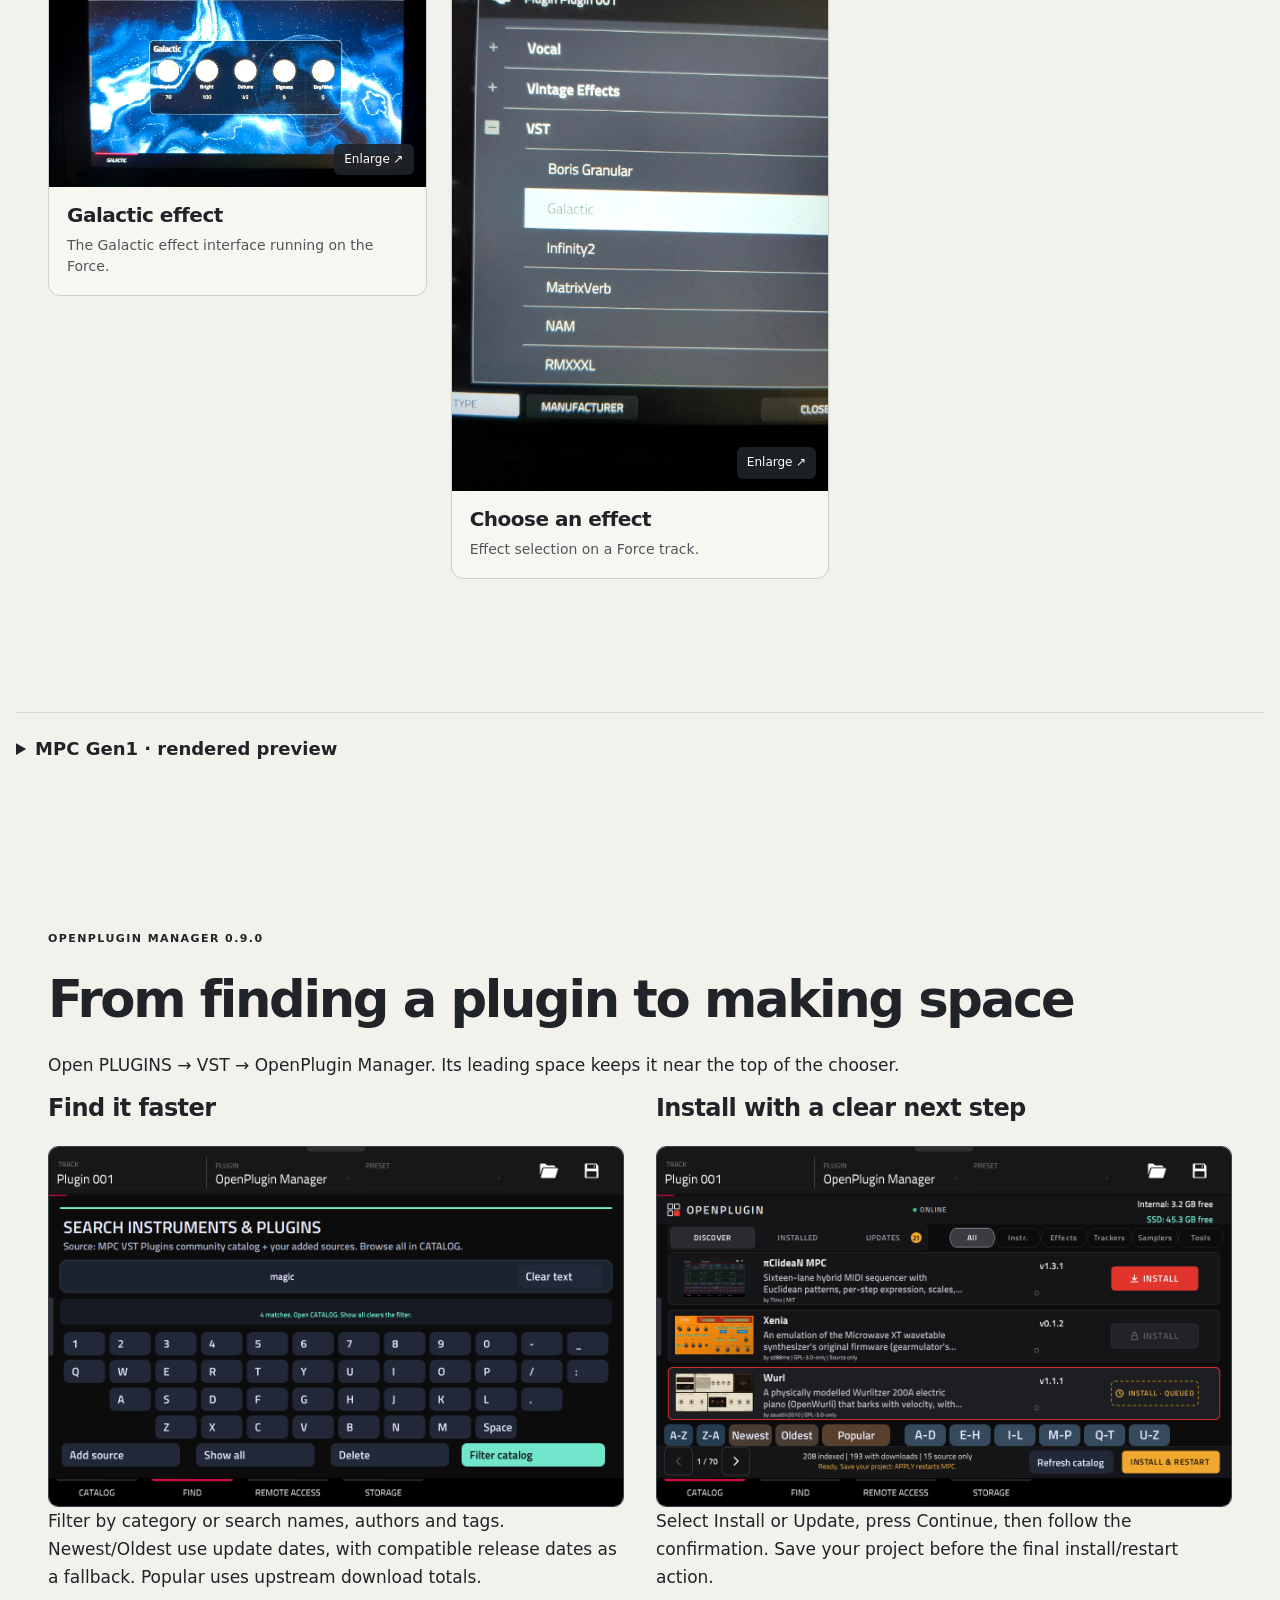
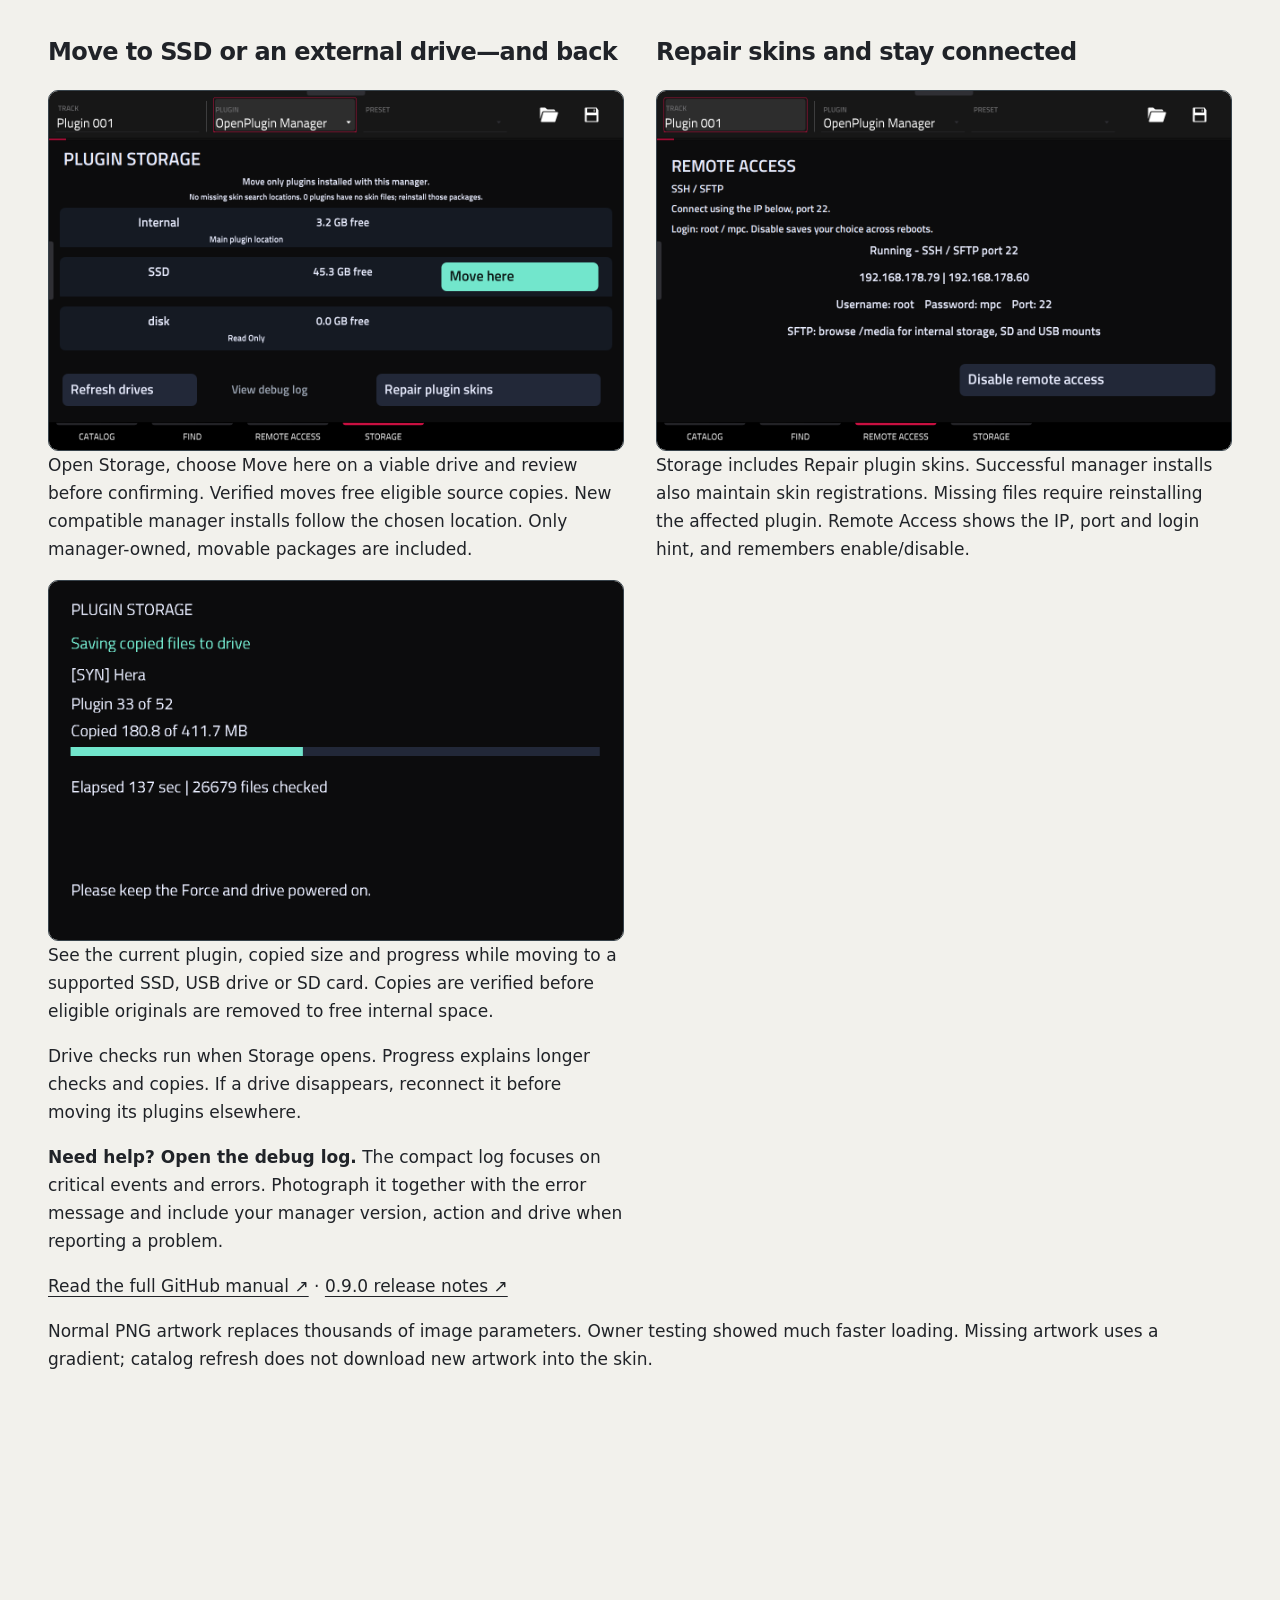
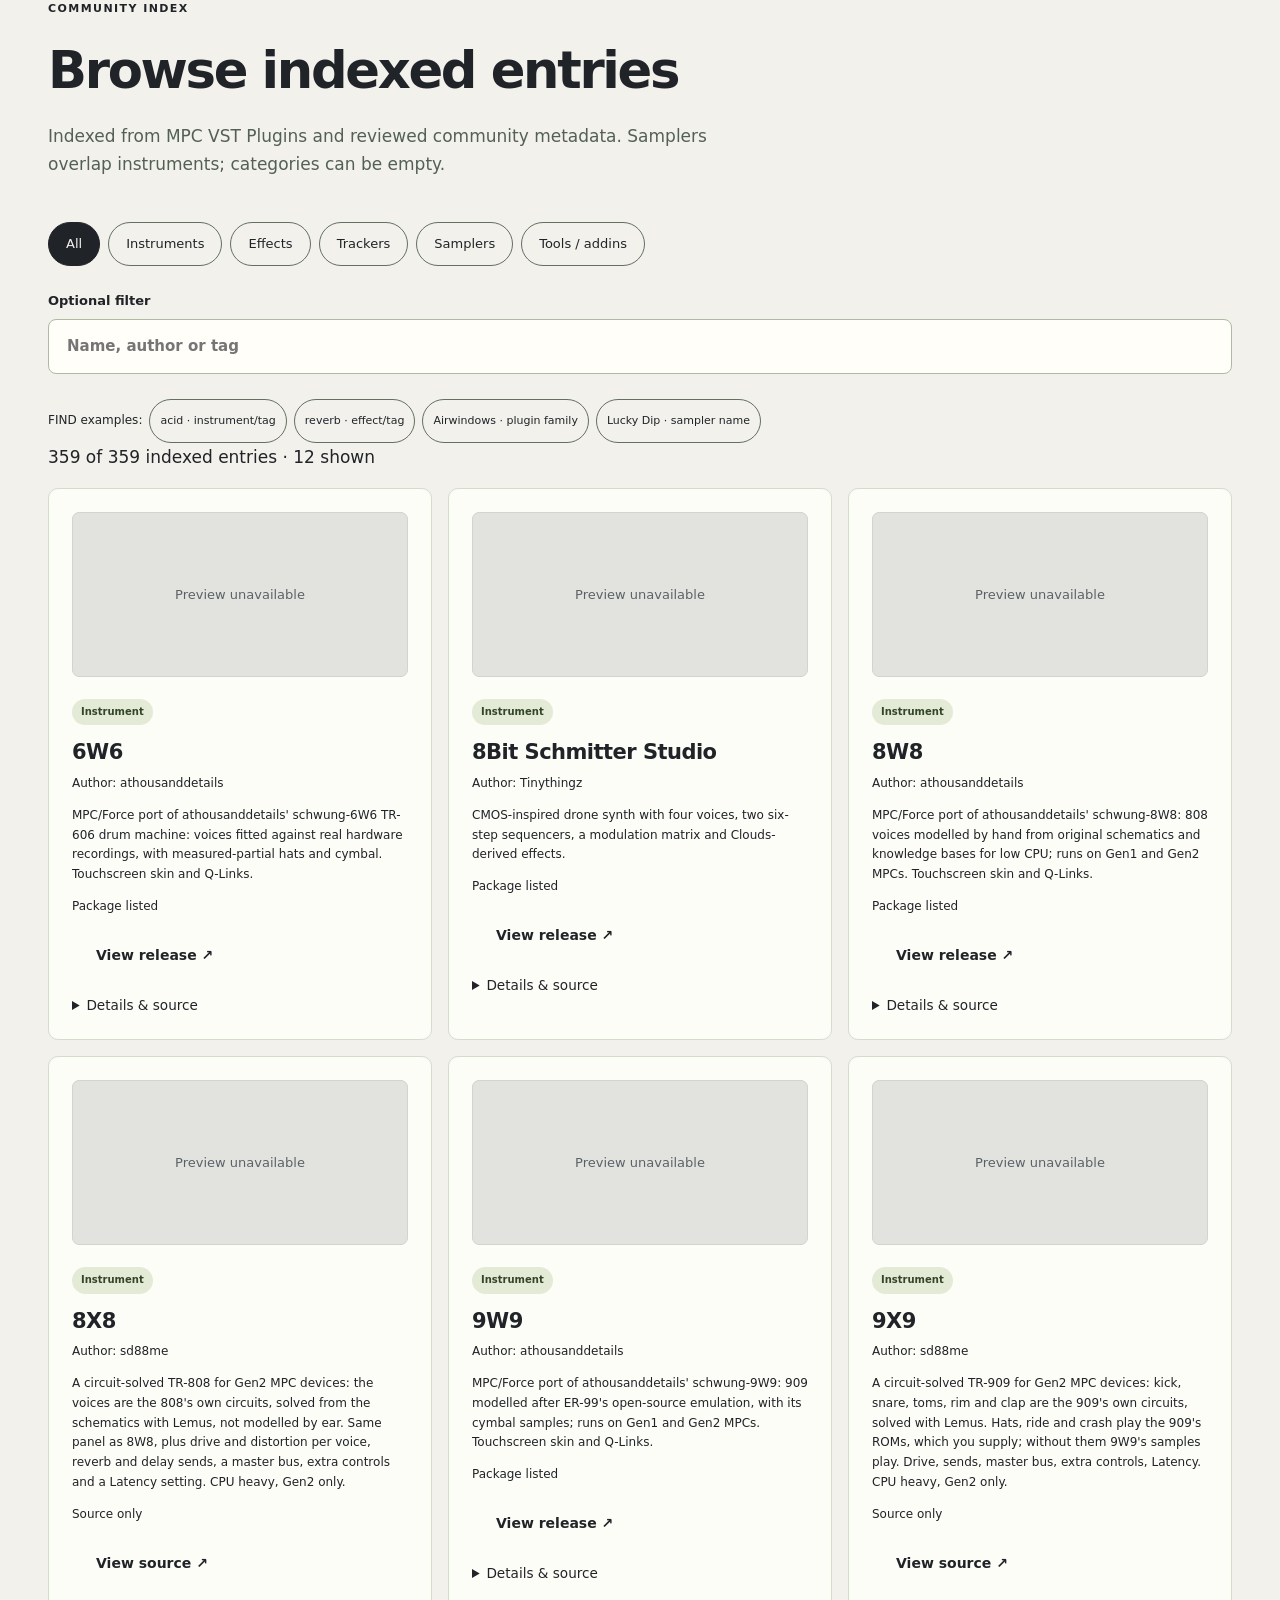
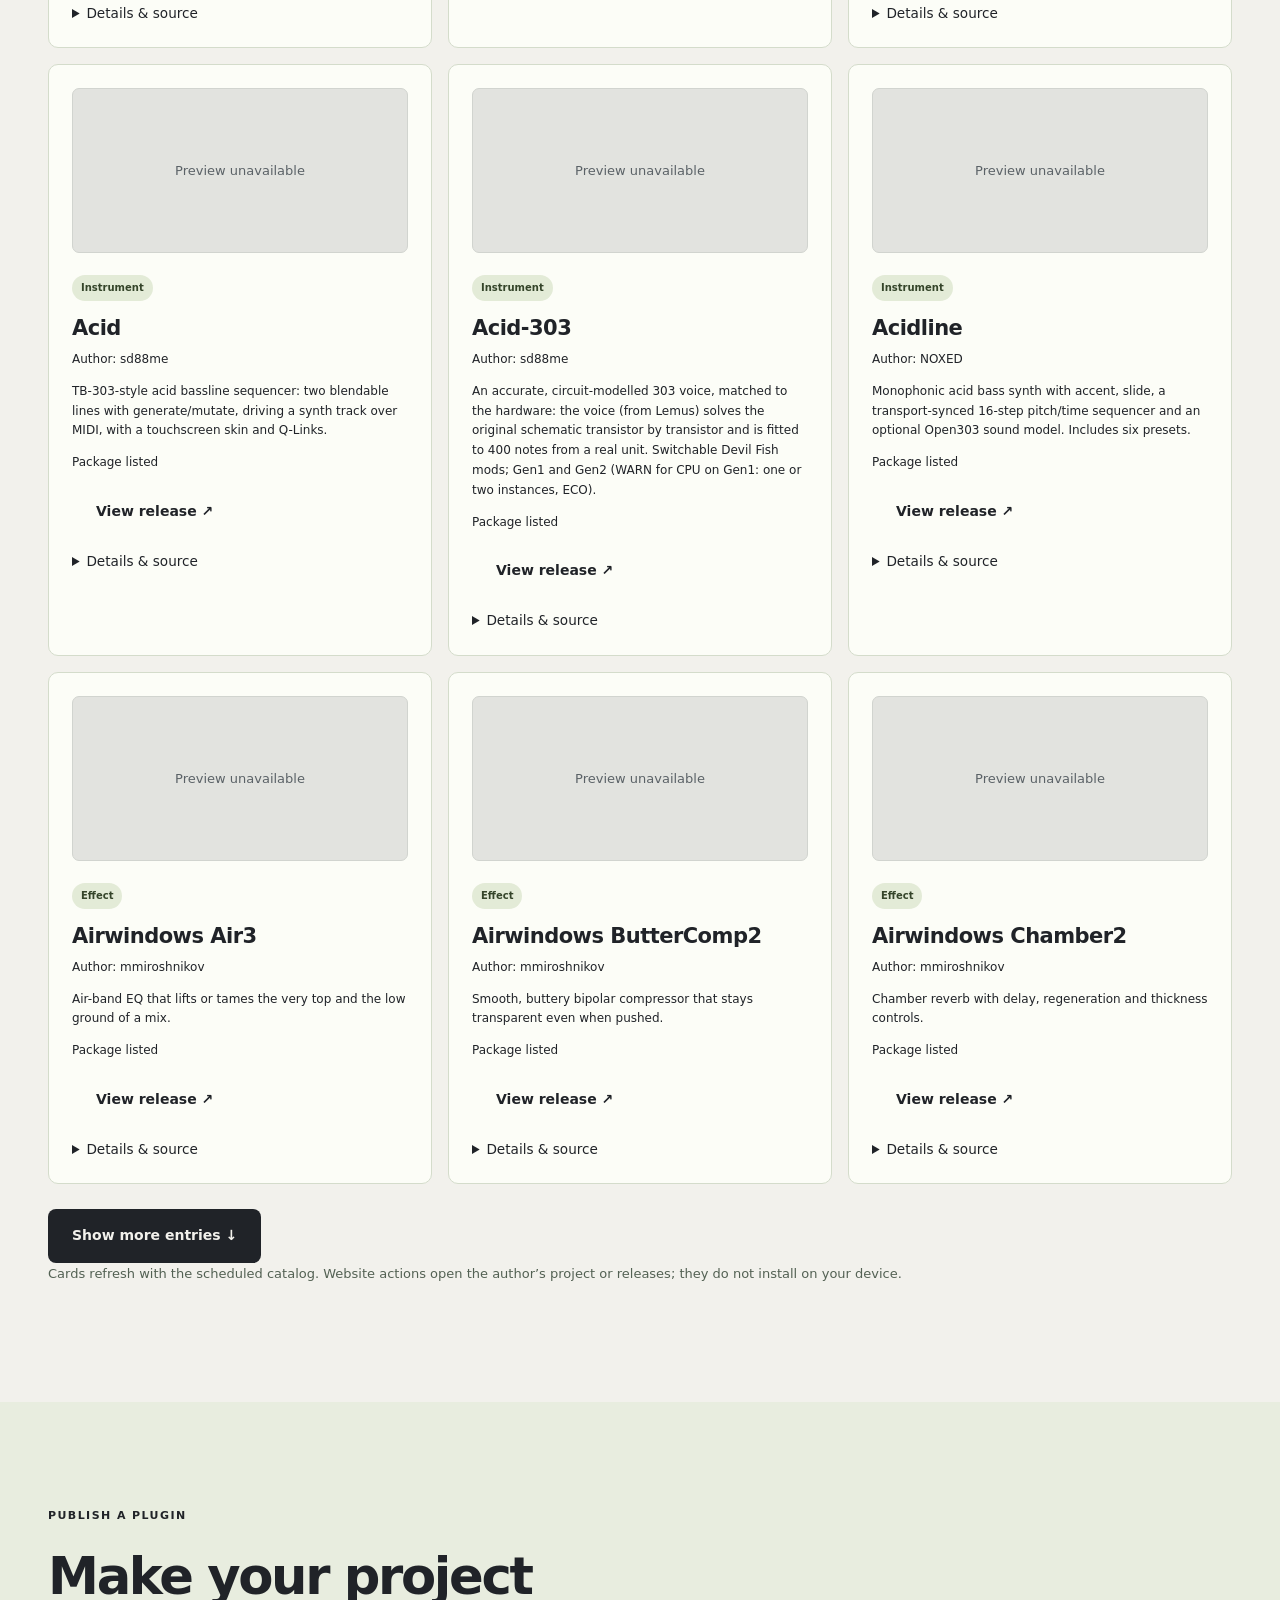
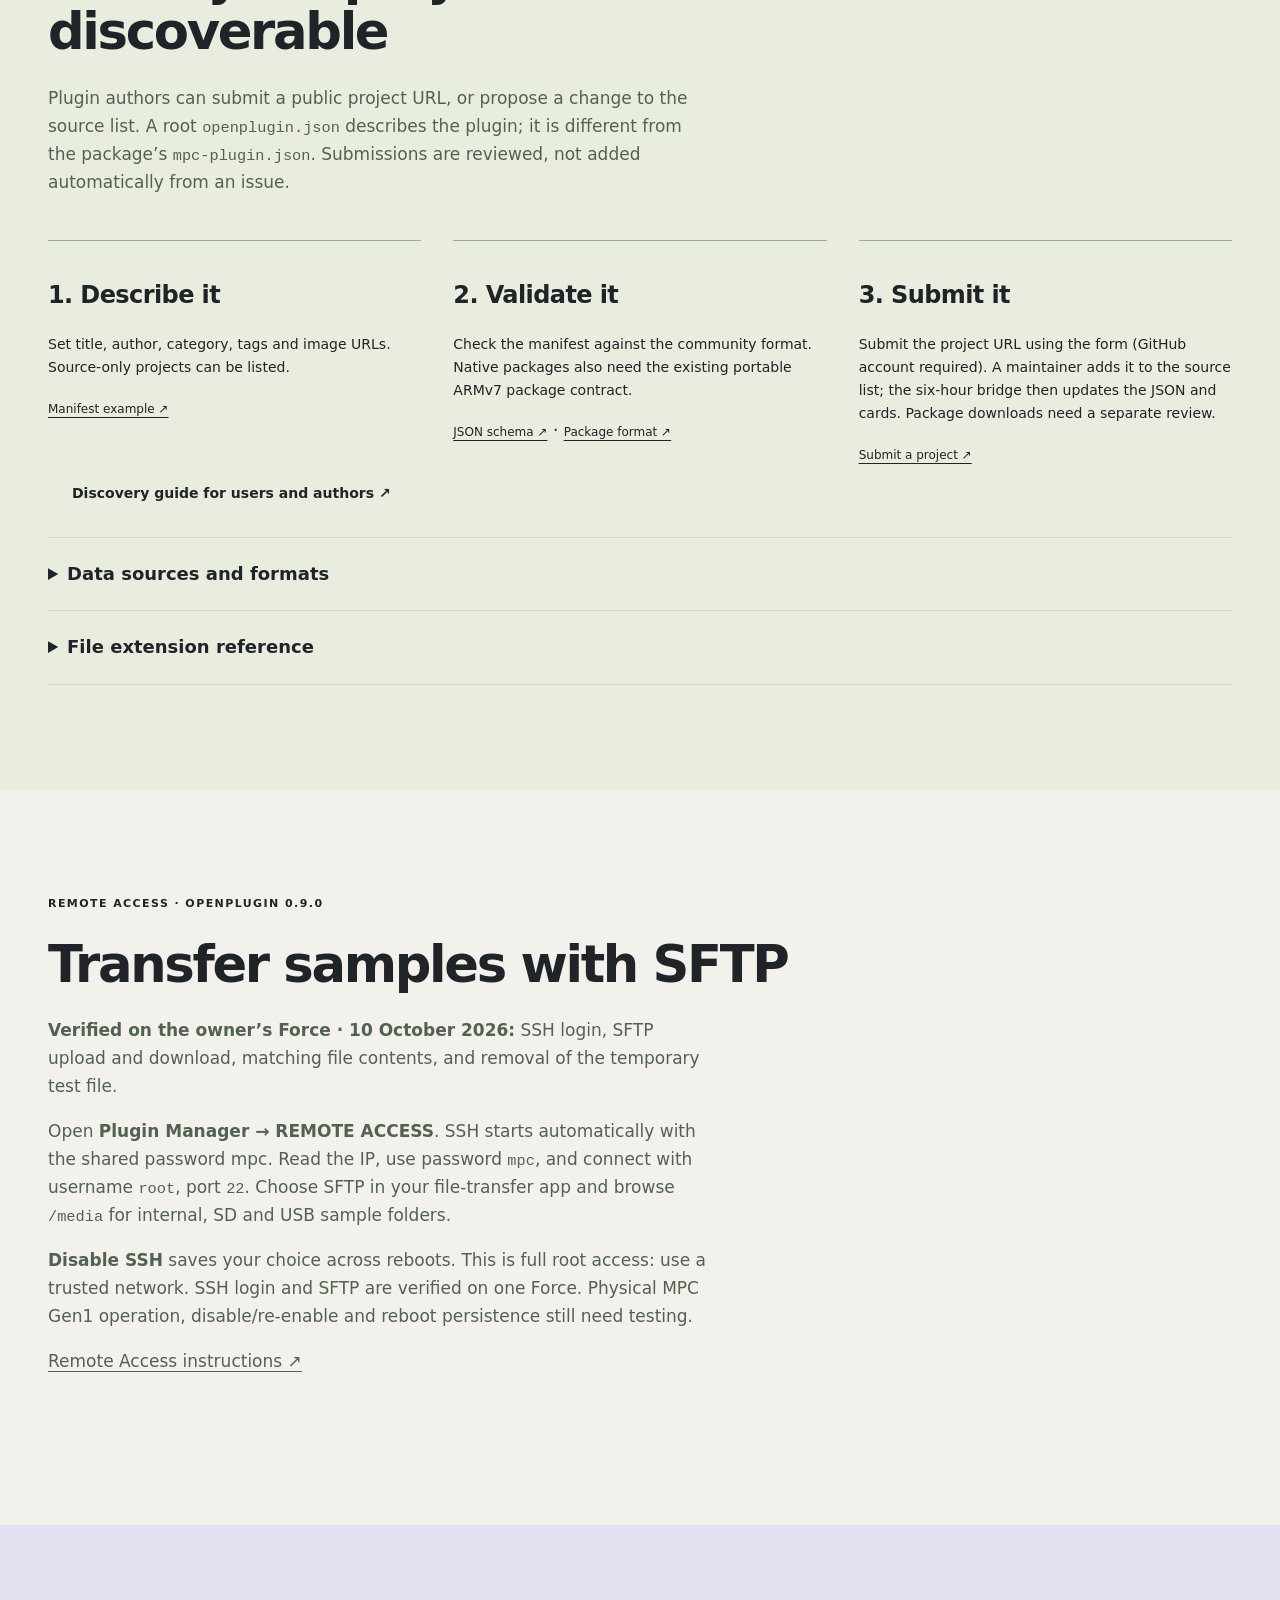
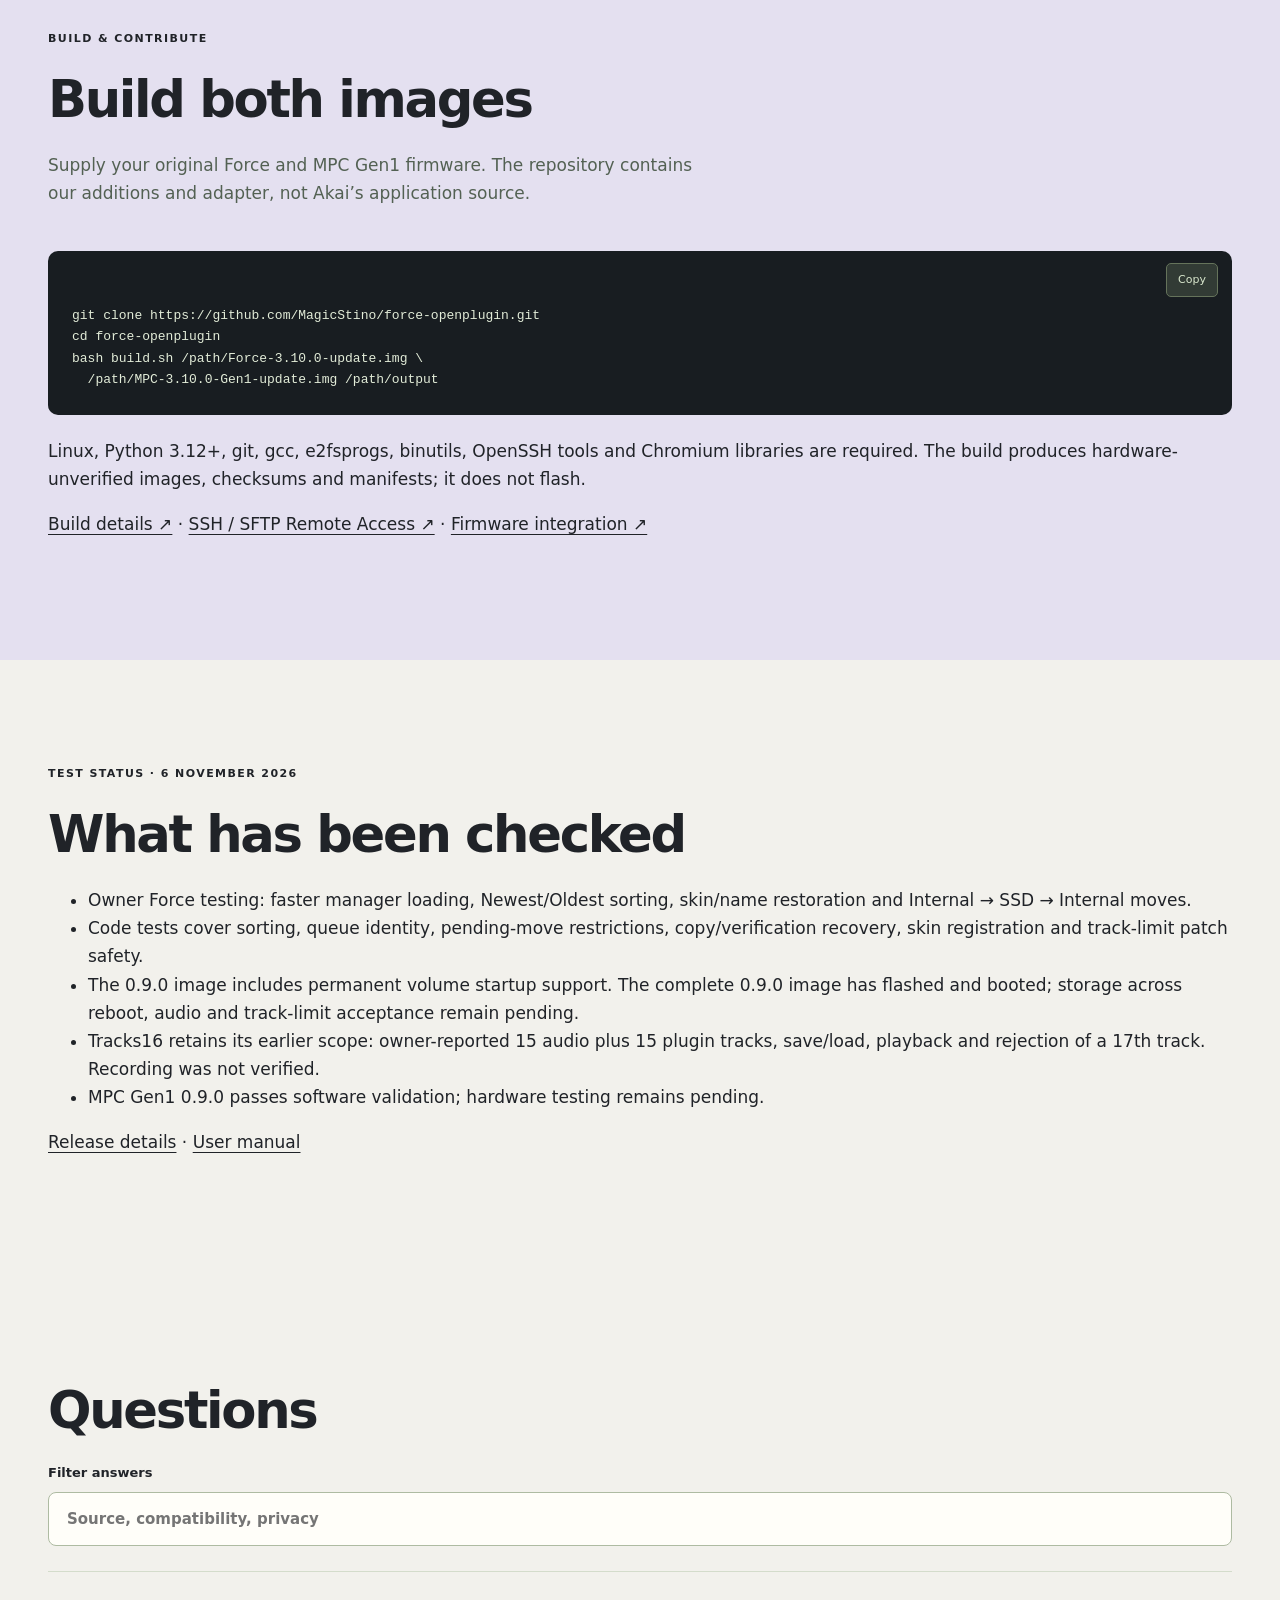
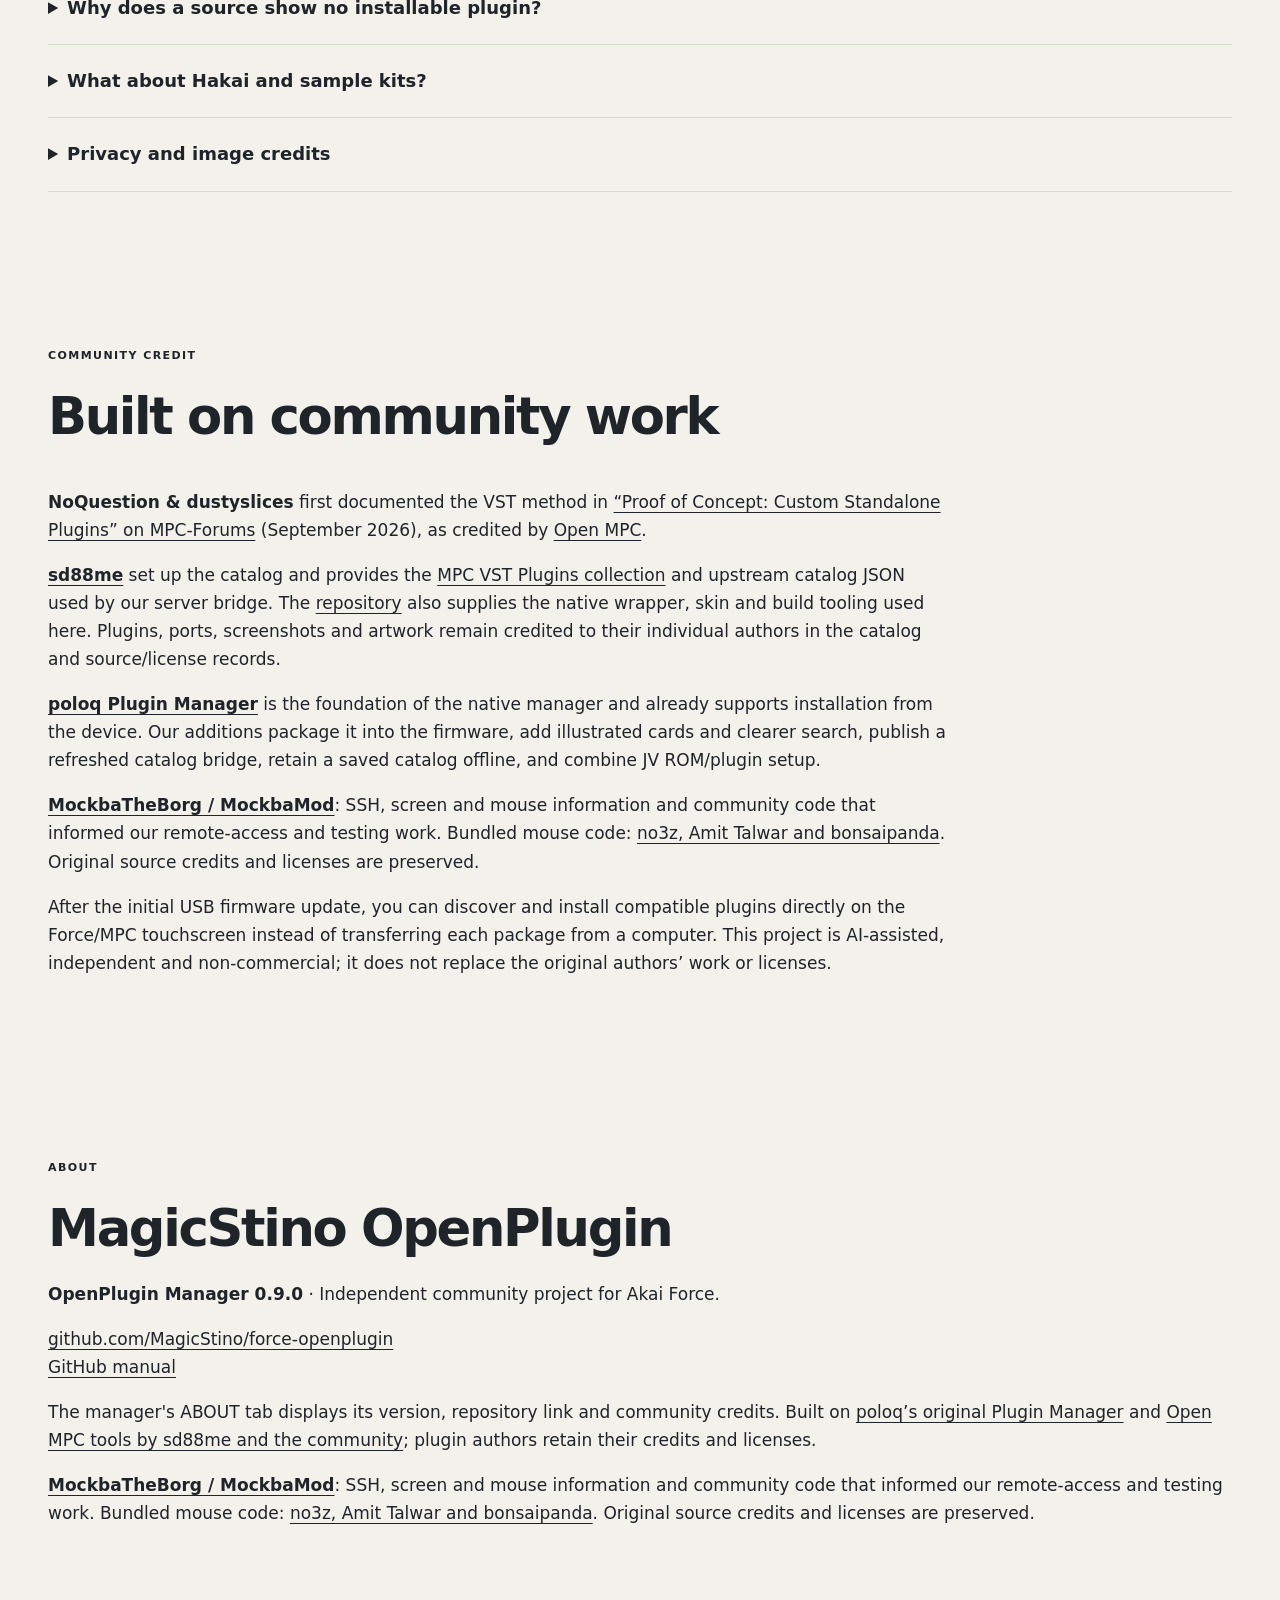
<file: website/index.html>
<!doctype html>
<html lang="en"><head><meta charset="utf-8"><meta name="viewport" content="width=device-width, initial-scale=1"><title>MagicStino OpenPlugin — A new chapter for MPC plugins</title>
<meta name="description" content="Akai 3.10.1 brings official external plugin support. We recommend Open MPC’s Plugin Manager; OpenPlugin firmware remains available for 3.9.1 and 3.10.0 users.">
<link rel="canonical" href="https://magicstino.github.io/force-openplugin/">
<meta property="og:type" content="website"><meta property="og:url" content="https://magicstino.github.io/force-openplugin/"><meta property="og:site_name" content="OpenPlugin Research"><meta property="og:title" content="MagicStino OpenPlugin — A new chapter for MPC plugins"><meta property="og:description" content="Akai 3.10.1 brings official external plugin support. We recommend Open MPC’s Plugin Manager; OpenPlugin firmware remains available for 3.9.1 and 3.10.0 users."><meta property="og:image" content="https://magicstino.github.io/force-openplugin/assets/share-card-0.9.png"><meta property="og:image:type" content="image/png"><meta property="og:image:width" content="1200"><meta property="og:image:height" content="630"><meta property="og:image:alt" content="OpenPlugin: 16 audio + 16 plugin tracks, with a real Force Plugin Manager photo">
<meta name="twitter:card" content="summary_large_image"><meta name="twitter:title" content="MagicStino OpenPlugin — A new chapter for MPC plugins"><meta name="twitter:description" content="Akai 3.10.1 brings official external plugin support. We recommend Open MPC’s Plugin Manager; OpenPlugin firmware remains available for 3.9.1 and 3.10.0 users."><meta name="twitter:image" content="https://magicstino.github.io/force-openplugin/assets/share-card-0.9.png"><meta name="twitter:image:alt" content="OpenPlugin: double the tracks, 200+ plugins and a real Force Plugin Manager photo">
<meta name="theme-color" content="#17191c"><link rel="icon" href="assets/mark.svg" type="image/svg+xml"><link rel="stylesheet" href="style.css?v=manager-090"><script src="app.js?v=share-7" defer></script></head>
<body><a class="skip" href="#main">Skip to content</a><header class="header"><a class="brand" href="#">openplugin <span class="brand-sub">RESEARCH</span></a><nav aria-label="Main navigation"><a href="#next-chapter">Start here</a><a href="#howtos">Use the app</a><a href="#remote-access">SSH &amp; SFTP</a><a href="#force-gallery">Photos</a><a href="#catalog">Plugins</a><a href="#sources">Publish a plugin</a><a href="#developers">Build</a><a href="#status">Test status</a></nav><a class="repo-link" href="https://github.com/MagicStino/force-openplugin">GitHub ↗</a></header><main id="main"><section class="hero wrap"><div class="hero-copy"><p class="eyebrow">A NEW CHAPTER · 13 NOVEMBER 2026</p><h1>Akai has heard us.<br>Plugins are opening up.</h1><p class="lede">MPC OS 3.10.1 brings official external plugin support to standalone MPC and Force. Thank you to Akai and to everyone in the community who helped make this possible.</p><p><strong>Open MPC has a great Plugin Manager.</strong> For 3.10.1 and newer, we recommend it for discovering, installing and updating community plugins.</p><div class="hero-actions"><a class="button primary" href="https://open-mpc.github.io/install.html">Get Open MPC’s Plugin Manager</a><a class="button" href="#downloads">Stay on 3.9 / 3.10</a></div><p class="small">Our existing firmware remains available. We are winding down development of our own manager and focusing on our plugins.</p></div><figure class="hero-art"><img src="assets/manager-0.9/catalog.png" alt="OpenPlugin Manager running on the owner's Force" width="1280" height="800"><figcaption>Actual Force screen · 208 indexed entries at capture time</figcaption></figure></section>
<section class="wrap section getting-started" id="next-chapter" aria-labelledby="next-chapter-title">
<p class="eyebrow">YOUR CHOICE OF FIRMWARE</p><h2 id="next-chapter-title">Keep your setup, or take the next step</h2>
<p><strong>Staying on 3.9 or 3.10?</strong> You can continue using our existing OpenPlugin firmware and manager. The <a href="https://github.com/MagicStino/force-openplugin/releases/tag/v0.8.1-rc2">3.9.1 firmware</a> and <a href="https://github.com/MagicStino/force-openplugin/releases/tag/v0.9.0">3.10.0 firmware</a> remain available for their supported Force and MPC Gen1 devices, with the existing testing notes and limitations.</p>
<p><strong>Moving to 3.10.1?</strong> Akai’s official external plugin support means our custom firmware is no longer required just to load compatible plugins. Enable External Plugin Support in Preferences → Enhancements, then use <a href="https://open-mpc.github.io/install.html">Open MPC’s Plugin Manager</a>, or unzip a compatible download and copy its complete plugin folder into <code>VST2 Plugins</code> at the root of a drive. <a href="https://github.com/inmusic-software/mpc-plugin-builder-sdk/blob/main/GETTING_STARTED.md">Akai’s installation instructions</a> explain the official folder method.</p>
<p><strong>Already have plugins installed?</strong> Read <a href="https://open-mpc.github.io/faq.html">Open MPC’s migration guidance</a> before removing anything. Its Move feature copies existing folders and user files; it leaves the originals in place. Migration from our manager and compatibility of each of our plugins still need verification.</p>
<p>Our focus is shifting to <strong>PulyTek, TinyFreaky, Clif Tape and Magic Tape Echo</strong>, and helping users transition. Official-format downloads for our plugins are being prepared; we are not yet claiming that every existing release is ready for 3.10.1. Thank you to Open MPC, poloq, sd88me and the wider community for continuing this work.</p>
</section>
<section class="wrap usp-section" aria-label="OpenPlugin features"><div class="usp-grid"><article class="usp-highlight"><span class="usp-number">01 / TRACKS16</span><h2>16 audio + 16 plugin tracks</h2><p>More room to build your arrangement. The Force image retains Tracks16 alongside the new manager and storage features.</p><p><a href="https://github.com/MagicStino/force-openplugin/blob/main/docs/TRACKS16.md">Track limits and testing details ↗</a></p></article><article><span class="usp-number">02 / FIND</span><h2>Your catalog. Your order.</h2><p>A–Z, Z–A, Newest, Oldest and Popular. Jump to a letter group and refine in one row.</p></article><article><span class="usp-number">03 / STORAGE</span><h2>Move to SSD or an external drive</h2><p>Move eligible manager-owned plugins, verify the copy and free source space. Return to Internal when needed.</p></article><article><span class="usp-number">04 / CONFIDENCE</span><h2>Missing plugin controls?</h2><p>Try Repair plugin skins in Storage to fix skin registrations. Automatic maintenance after installs helps keep plugin controls available. If skin files are missing, reinstall the affected plugin.</p></article></div></section><div class="status-strip"><div class="wrap status-inner"><span class="chip">OPENPLUGIN 0.9 · TRACKS16</span><p><strong>Tracks16 update.</strong> Based on original firmware 3.10.0, with 16 audio tracks, 16 plugin tracks, Plugin Manager and SSH/SFTP. Install the update via USB; plugins install separately from the manager.</p><a href="#status">Details →</a></div></div><section class="wrap section getting-started" id="downloads"><p class="eyebrow">EXISTING FIRMWARE · 3.9.1 / 3.10.0</p><h2>OpenPlugin firmware remains available</h2><p>Prefer to stay on 3.9 or 3.10? Continue using the matching existing firmware below. For 3.10.1 and newer, see <a href="#next-chapter">our recommended transition</a>.</p><p><a href="https://github.com/MagicStino/force-openplugin/releases/tag/v0.8.1-rc2">Download the earlier 3.9.1 firmware (OpenPlugin 0.8.1 RC2)</a></p><h3>3.10.0 firmware · OpenPlugin 0.9.0</h3><p>The Force and MPC Gen1 images include Manager 0.9.0, managed-drive startup support, SSH/SFTP and the existing Tracks16 feature: 16 audio + 16 plugin tracks. It is based on firmware 3.10.0.</p><p><strong>First flash and boot are confirmed.</strong> Manager 0.9.0 and its ABOUT screen are confirmed on the flashed Force. Storage across reboot, audio and track-limit acceptance on this exact image remain pending. The new MPC Gen1 image is software-validated only and has not been tested on MPC hardware.</p><p><a class="button" href="https://github.com/MagicStino/force-openplugin/blob/main/docs/DOWNLOADS.md">Downloads and validation status</a> <a class="button" href="https://github.com/MagicStino/force-openplugin/releases/tag/v0.9.0">Download Force / MPC Gen1 0.9.0</a></p><p>Use only the image for your device family, verify its checksum and save projects before updating through the normal USB firmware updater. The MPC Gen1 image is not for MPC Gen2.</p><div id="update-help"><h3>Before a USB firmware update</h3><p>Save your project and restart the Force. Disconnect unnecessary USB devices, leaving the update USB drive connected. Temporarily disable Wi-Fi and unplug Ethernet before starting; reconnect afterwards. These precautions may help with intermittent delays, but the cause is still under investigation and faster updates are not guaranteed.</p><h3>Static update screen?</h3><p>The update graphic may remain static without animation or a progress bar. Reported update times vary: around 1 minute on some attempts and around 30 minutes on others. Keep power and the update drive connected. Do not interrupt an ongoing update simply because the screen looks inactive.</p><h3>Recovery if the Force cannot reach Settings</h3><p>With the Force powered off, hold <strong>MATRIX + LOAD + SAVE</strong> while powering on to enter Update Mode. Connect directly to a Mac or Windows computer and use the official Force updater. This is computer-assisted recovery, not automatic installation of our USB image. <strong>Do not use this procedure to interrupt an ongoing update.</strong></p><p><a href="https://support.akaipro.com/en/support/solutions/articles/69000828125-akai-pro-force-firmware-update-walkthrough">Akai's official Force recovery instructions</a> · <a href="https://github.com/MagicStino/force-openplugin/blob/main/docs/DOWNLOADS.md#installing-from-usb">Full USB update guide</a></p></div></section><section class="wrap section hardware-gallery" id="force-gallery"><div class="section-heading"><p class="eyebrow">ON A REAL FORCE</p><h2>See the manager in use</h2><p>Owner-supplied photos of the Force touchscreen. Browse the catalog, install from a card, then open the plugin. Tap a photo to enlarge it. These photos show individual results, not a guarantee that every plugin or MPC model works.</p></div><div class="hardware-photo-grid"><figure class="hardware-photo photo-featured"><button class="photo-open" type="button" data-photo="assets/force-photos/catalog.jpg" data-title="Browse the community catalog" data-caption="Plugin cards, categories, installed status and the Refresh catalog action." data-ratio="1.891994917407878" data-rotate="false" aria-label="Enlarge photo: Browse the community catalog"><span class="photo-frame" style="--photo-ratio:1.891994917407878"><img src="assets/force-photos/catalog.jpg" width="1489" height="787" loading="lazy" alt="Browse the community catalog on a physical Akai Force"></span><span class="photo-enlarge" aria-hidden="true">Enlarge ↗</span></button><figcaption><h3>Browse the community catalog</h3><p>Plugin cards, categories, installed status and the Refresh catalog action.</p></figcaption></figure><figure class="hardware-photo photo-featured"><button class="photo-open" type="button" data-photo="assets/force-photos/jv-setup.jpg" data-title="Install JV-880 ROMs + plugin" data-caption="The combined installation action on the JV-880 card." data-ratio="1.891994917407878" data-rotate="false" aria-label="Enlarge photo: Install JV-880 ROMs + plugin"><span class="photo-frame" style="--photo-ratio:1.891994917407878"><img src="assets/force-photos/jv-setup.jpg" width="1489" height="787" loading="lazy" alt="Install JV-880 ROMs + plugin on a physical Akai Force"></span><span class="photo-enlarge" aria-hidden="true">Enlarge ↗</span></button><figcaption><h3>Install JV-880 ROMs + plugin</h3><p>The combined installation action on the JV-880 card.</p></figcaption></figure><figure class="hardware-photo"><button class="photo-open" type="button" data-photo="assets/force-photos/plugin-selection.jpg" data-title="Open Plugin Manager" data-caption="Select Plugin Manager from PLUGINS → VST on a plugin track." data-ratio="1.9362808842652797" data-rotate="false" aria-label="Enlarge photo: Open Plugin Manager"><span class="photo-frame" style="--photo-ratio:1.9362808842652797"><img src="assets/force-photos/plugin-selection.jpg" width="1489" height="769" loading="lazy" alt="Open Plugin Manager on a physical Akai Force"></span><span class="photo-enlarge" aria-hidden="true">Enlarge ↗</span></button><figcaption><h3>Open Plugin Manager</h3><p>Select Plugin Manager from PLUGINS → VST on a plugin track.</p></figcaption></figure><figure class="hardware-photo"><button class="photo-open" type="button" data-photo="assets/force-photos/jv-controls.jpg" data-title="JV-880 controls" data-caption="The supplied Force photo shows the JV-880 control interface." data-ratio="0.7183002056202878" data-rotate="true" aria-label="Enlarge photo: JV-880 controls"><span class="photo-frame photo-rotated" style="--photo-ratio:0.7183002056202878"><img src="assets/force-photos/jv-controls.jpg" width="1459" height="1048" loading="lazy" alt="JV-880 controls on a physical Akai Force"></span><span class="photo-enlarge" aria-hidden="true">Enlarge ↗</span></button><figcaption><h3>JV-880 controls</h3><p>The supplied Force photo shows the JV-880 control interface.</p></figcaption></figure><figure class="hardware-photo"><button class="photo-open" type="button" data-photo="assets/force-photos/dexed.jpg" data-title="Dexed controls" data-caption="Dexed’s synth controls open on the Force touchscreen." data-ratio="0.7183002056202878" data-rotate="true" aria-label="Enlarge photo: Dexed controls"><span class="photo-frame photo-rotated" style="--photo-ratio:0.7183002056202878"><img src="assets/force-photos/dexed.jpg" width="1459" height="1048" loading="lazy" alt="Dexed controls on a physical Akai Force"></span><span class="photo-enlarge" aria-hidden="true">Enlarge ↗</span></button><figcaption><h3>Dexed controls</h3><p>Dexed’s synth controls open on the Force touchscreen.</p></figcaption></figure><figure class="hardware-photo"><button class="photo-open" type="button" data-photo="assets/force-photos/galactic.jpg" data-title="Galactic effect" data-caption="The Galactic effect interface running on the Force." data-ratio="1.5316184351554127" data-rotate="false" aria-label="Enlarge photo: Galactic effect"><span class="photo-frame" style="--photo-ratio:1.5316184351554127"><img src="assets/force-photos/galactic.jpg" width="1429" height="933" loading="lazy" alt="Galactic effect on a physical Akai Force"></span><span class="photo-enlarge" aria-hidden="true">Enlarge ↗</span></button><figcaption><h3>Galactic effect</h3><p>The Galactic effect interface running on the Force.</p></figcaption></figure><figure class="hardware-photo"><button class="photo-open" type="button" data-photo="assets/force-photos/effect-selection.jpg" data-title="Choose an effect" data-caption="Effect selection on a Force track." data-ratio="0.6850944716585025" data-rotate="true" aria-label="Enlarge photo: Choose an effect"><span class="photo-frame photo-rotated" style="--photo-ratio:0.6850944716585025"><img src="assets/force-photos/effect-selection.jpg" width="1429" height="979" loading="lazy" alt="Choose an effect on a physical Akai Force"></span><span class="photo-enlarge" aria-hidden="true">Enlarge ↗</span></button><figcaption><h3>Choose an effect</h3><p>Effect selection on a Force track.</p></figcaption></figure></div></section><details class="wrap accordion mpc-render"><summary>MPC Gen1 · rendered preview</summary><div><p>This is a styled render, not a hardware photo. Physical MPC operation still needs testing.</p><img src="assets/mpc-preview.png" width="1200" height="840" loading="lazy" alt="Rendered MPC Gen1 concept with the native manager interface"></div></details><section class="wrap section" id="howtos"><div id="guide"><p class="eyebrow">OPENPLUGIN MANAGER 0.9.0</p><h2>From finding a plugin to making space</h2><p>Open PLUGINS → VST → OpenPlugin Manager. Its leading space keeps it near the top of the chooser.</p><div class="release-guide"><article><h3>Find it faster</h3><img src="assets/manager-0.9/find.png" alt="FIND screen on Force" loading="lazy"><p>Filter by category or search names, authors and tags. Newest/Oldest use update dates, with compatible release dates as a fallback. Popular uses upstream download totals.</p></article><article><h3>Install with a clear next step</h3><img src="assets/manager-0.9/install.png" alt="Queued installation on Force" loading="lazy"><p>Select Install or Update, press Continue, then follow the confirmation. Save your project before the final install/restart action.</p></article><article><h3>Move to SSD or an external drive—and back</h3><img src="assets/manager-0.9/storage.png" alt="Storage drive rows with Internal and SSD on Force" loading="lazy"><p>Open Storage, choose Move here on a viable drive and review before confirming. Verified moves free eligible source copies. New compatible manager installs follow the chosen location. Only manager-owned, movable packages are included.</p><img src="assets/manager-0.9/moving.png" alt="Real Force move progress: plugin 33 of 52, 180.8 of 411.7 MB copied" loading="lazy"><p>See the current plugin, copied size and progress while moving to a supported SSD, USB drive or SD card. Copies are verified before eligible originals are removed to free internal space.</p><p>Drive checks run when Storage opens. Progress explains longer checks and copies. If a drive disappears, reconnect it before moving its plugins elsewhere.</p><p><strong>Need help? Open the debug log.</strong> The compact log focuses on critical events and errors. Photograph it together with the error message and include your manager version, action and drive when reporting a problem.</p></article><article><h3>Repair skins and stay connected</h3><img src="assets/manager-0.9/remote.png" alt="SSH and SFTP controls on Force" loading="lazy"><p>Storage includes Repair plugin skins. Successful manager installs also maintain skin registrations. Missing files require reinstalling the affected plugin. Remote Access shows the IP, port and login hint, and remembers enable/disable.</p></article></div><p><a href="https://github.com/MagicStino/force-openplugin/blob/main/docs/GUIDE.md">Read the full GitHub manual ↗</a> · <a href="https://github.com/MagicStino/force-openplugin/blob/main/docs/RELEASE-0.9.0.md">0.9.0 release notes ↗</a></p><p>Normal PNG artwork replaces thousands of image parameters. Owner testing showed much faster loading. Missing artwork uses a gradient; catalog refresh does not download new artwork into the skin.</p></div></section><section class="wrap section" id="catalog"><div class="section-heading"><p class="eyebrow">COMMUNITY INDEX</p><h2>Browse indexed entries</h2><p>Indexed from MPC VST Plugins and reviewed community metadata. Samplers overlap instruments; categories can be empty.</p></div><div class="catalog-filters" role="group" aria-label="Catalog category"><button class="selected" aria-pressed="true" data-kind="all">All</button><button aria-pressed="false" data-kind="instrument">Instruments</button><button aria-pressed="false" data-kind="effect">Effects</button><button aria-pressed="false" data-kind="tracker">Trackers</button><button aria-pressed="false" data-kind="sampler">Samplers</button><button aria-pressed="false" data-kind="addin">Tools / addins</button></div><label class="faq-search" for="catalog-query">Optional filter<input id="catalog-query" type="search" placeholder="Name, author or tag"></label><div class="examples">FIND examples: <button data-example="acid">acid · instrument/tag</button><button data-example="reverb">reverb · effect/tag</button><button data-example="Airwindows">Airwindows · plugin family</button><button data-example="Lucky Dip">Lucky Dip · sampler name</button></div><p id="catalog-count" role="status">Loading catalog…</p><div id="catalog-cards" class="catalog-grid"></div><button id="catalog-more" class="button dark" hidden>Show more entries ↓</button><noscript><p>Browse the <a href="https://open-mpc.github.io/">upstream community catalog</a>. The guides below work without JavaScript.</p></noscript><p class="small">Cards refresh with the scheduled catalog. Website actions open the author’s project or releases; they do not install on your device.</p></section><section class="sources-section section" id="sources"><div class="wrap"><div class="section-heading"><p class="eyebrow">PUBLISH A PLUGIN</p><h2>Make your project discoverable</h2><p>Plugin authors can submit a public project URL, or propose a change to the source list. A root <code>openplugin.json</code> describes the plugin; it is different from the package’s <code>mpc-plugin.json</code>. Submissions are reviewed, not added automatically from an issue.</p></div><div class="source-types"><article><h3>1. Describe it</h3><p>Set title, author, category, tags and image URLs. Source-only projects can be listed.</p><a href="https://github.com/MagicStino/force-openplugin/blob/main/catalog/example.openplugin.json">Manifest example ↗</a></article><article><h3>2. Validate it</h3><p>Check the manifest against the community format. Native packages also need the existing portable ARMv7 package contract.</p><a href="schema/community-plugin.schema.json">JSON schema ↗</a> · <a href="https://github.com/MagicStino/force-openplugin/blob/main/docs/SOURCES.md">Package format ↗</a></article><article><h3>3. Submit it</h3><p>Submit the project URL using the form (GitHub account required). A maintainer adds it to the source list; the six-hour bridge then updates the JSON and cards. Package downloads need a separate review.</p><a href="https://github.com/MagicStino/force-openplugin/issues/new?template=plugin-submission.yml">Submit a project ↗</a></article></div><p><a class="button" href="https://github.com/MagicStino/force-openplugin/blob/main/docs/DISCOVERY.md">Discovery guide for users and authors ↗</a></p><details class="accordion"><summary>Data sources and formats</summary><div><p>The bridge starts with <a href="https://open-mpc.github.io/catalog.json">MPC VST Plugins</a>, then checks registered repositories and bounded GitHub searches. Search matches without a valid manifest remain candidates.</p><p><a href="catalog.json">App catalog</a> · <a href="discovery.json">Discovery report</a> · <a href="https://github.com/MagicStino/force-openplugin/blob/main/catalog/sources.json">Source registry</a></p><p>Device FIND accepts <code>owner/repository</code> or its GitHub URL. It checks the latest stable release for <code>-mpc-armv7.zip</code>, a SHA256 digest and <code>mpc-plugin.json</code>. Arbitrary websites and desktop VSTs are not supported inputs.</p></div></details><details class="accordion" id="formats"><summary>File extension reference</summary><div><p><code>.zip</code> package · <code>.so</code> native library · <code>.json</code> metadata · <code>.xml</code> registration · <code>.xpl</code> preset · <code>.xpj</code> project · <code>.sh</code> installer · <code>.img</code> firmware · <code>.sha256</code> checksum · <code>.pub</code> public SSH key.</p><p>Desktop <code>.dll</code>, <code>.exe</code>, <code>.dmg</code> and general <code>.vst3</code> bundles are not native MPC packages.</p></div></details></div></section><section class="wrap section" id="remote-access"><div class="section-heading"><p class="eyebrow">REMOTE ACCESS · OPENPLUGIN 0.9.0</p><h2>Transfer samples with SFTP</h2><p><strong>Verified on the owner’s Force · 10 October 2026:</strong> SSH login, SFTP upload and download, matching file contents, and removal of the temporary test file.</p><p>Open <strong>Plugin Manager → REMOTE ACCESS</strong>. SSH starts automatically with the shared password mpc. Read the IP, use password <code>mpc</code>, and connect with username <code>root</code>, port <code>22</code>. Choose SFTP in your file-transfer app and browse <code>/media</code> for internal, SD and USB sample folders.</p><p><strong>Disable SSH</strong> saves your choice across reboots. This is full root access: use a trusted network. SSH login and SFTP are verified on one Force. Physical MPC Gen1 operation, disable/re-enable and reboot persistence still need testing.</p><p><a href="https://github.com/MagicStino/force-openplugin/blob/main/docs/SSH.md">Remote Access instructions ↗</a></p></div></section><section class="workbench section" id="developers"><div class="wrap"><div class="section-heading"><p class="eyebrow">BUILD &amp; CONTRIBUTE</p><h2>Build both images</h2><p>Supply your original Force and MPC Gen1 firmware. The repository contains our additions and adapter, not Akai’s application source.</p></div><div class="code-box"><button class="copy" data-copy="build-command">Copy</button><pre id="build-command"><code>git clone https://github.com/MagicStino/force-openplugin.git
cd force-openplugin
bash build.sh /path/Force-3.10.0-update.img \
  /path/MPC-3.10.0-Gen1-update.img /path/output</code></pre></div><p>Linux, Python 3.12+, git, gcc, e2fsprogs, binutils, OpenSSH tools and Chromium libraries are required. The build produces hardware-unverified images, checksums and manifests; it does not flash.</p><p><a href="https://github.com/MagicStino/force-openplugin#build-from-original-firmware">Build details ↗</a> · <a href="https://github.com/MagicStino/force-openplugin/blob/main/docs/SSH.md">SSH / SFTP Remote Access ↗</a> · <a href="https://github.com/MagicStino/force-openplugin/blob/main/docs/INTEGRATION.md">Firmware integration ↗</a></p></div></section><section class="wrap section" id="status"><p class="eyebrow">TEST STATUS · 6 NOVEMBER 2026</p><h2>What has been checked</h2><ul><li>Owner Force testing: faster manager loading, Newest/Oldest sorting, skin/name restoration and Internal → SSD → Internal moves.</li><li>Code tests cover sorting, queue identity, pending-move restrictions, copy/verification recovery, skin registration and track-limit patch safety.</li><li>The 0.9.0 image includes permanent volume startup support. The complete 0.9.0 image has flashed and booted; storage across reboot, audio and track-limit acceptance remain pending.</li><li>Tracks16 retains its earlier scope: owner-reported 15 audio plus 15 plugin tracks, save/load, playback and rejection of a 17th track. Recording was not verified.</li><li>MPC Gen1 0.9.0 passes software validation; hardware testing remains pending.</li></ul><p><a href="https://github.com/MagicStino/force-openplugin/blob/main/docs/RELEASE-0.9.0.md">Release details</a> · <a href="https://github.com/MagicStino/force-openplugin/blob/main/docs/GUIDE.md">User manual</a></p></section><section class="wrap section faq-section" id="faq"><h2>Questions</h2><label class="faq-search" for="faq-query">Filter answers<input id="faq-query" type="search" placeholder="Source, compatibility, privacy"></label><div id="faq-list"><details class="accordion"><summary>Why does a source show no installable plugin?</summary><div><p>It may lack a stable ARMv7 release, checksum or compatible manifest. Desktop plugins and source code alone cannot be installed. Network errors and rate limits can also interfere.</p></div></details><details class="accordion"><summary>What about Hakai and sample kits?</summary><div><p>Hakai-associated native plugins need the same compatible package format. Universal compatibility is not established. MPC Sample is a separate kit editor; sample preview and kit import are not implemented.</p></div></details><details class="accordion"><summary>Privacy and image credits</summary><div><p>No analytics, accounts or uploads. Plugin images load from their upstream hosts, which receive the request. GitHub Pages has its own logging policies. Image rights remain with their authors.</p></div></details></div><p id="faq-empty" hidden role="status">No matching answer.</p></section><section class="wrap section community-credits" id="credits"><div class="section-heading"><p class="eyebrow">COMMUNITY CREDIT</p><h2>Built on community work</h2></div><p><strong>NoQuestion &amp; dustyslices</strong> first documented the VST method in <a href="https://www.mpc-forums.com/viewtopic.php?f=41&amp;t=220981">“Proof of Concept: Custom Standalone Plugins” on MPC-Forums</a> (September 2026), as credited by <a href="https://github.com/open-mpc/mpc-vst-plugins#credits">Open MPC</a>.</p><p><strong><a href="https://github.com/sd88me">sd88me</a></strong> set up the catalog and provides the <a href="https://open-mpc.github.io/">MPC VST Plugins collection</a> and upstream catalog JSON used by our server bridge. The <a href="https://github.com/open-mpc/mpc-vst-plugins">repository</a> also supplies the native wrapper, skin and build tooling used here. Plugins, ports, screenshots and artwork remain credited to their individual authors in the catalog and source/license records.</p><p><strong><a href="https://github.com/poloq-instruments/mpc-vst-manager">poloq Plugin Manager</a></strong> is the foundation of the native manager and already supports installation from the device. Our additions package it into the firmware, add illustrated cards and clearer search, publish a refreshed catalog bridge, retain a saved catalog offline, and combine JV ROM/plugin setup.</p><p><strong><a href="https://github.com/MockbaTheBorg/MockbaMod">MockbaTheBorg / MockbaMod</a></strong>: SSH, screen and mouse information and community code that informed our remote-access and testing work. Bundled mouse code: <a href="https://github.com/bonsaipanda/MPC-Force-SSH-Firmwares">no3z, Amit Talwar and bonsaipanda</a>. Original source credits and licenses are preserved.</p><p>After the initial USB firmware update, you can discover and install compatible plugins directly on the Force/MPC touchscreen instead of transferring each package from a computer. This project is AI-assisted, independent and non-commercial; it does not replace the original authors’ work or licenses.</p></section><section class="wrap section" id="about"><p class="eyebrow">ABOUT</p><h2>MagicStino OpenPlugin</h2><p><strong>OpenPlugin Manager 0.9.0</strong> · Independent community project for Akai Force.</p><p><a href="https://github.com/MagicStino/force-openplugin">github.com/MagicStino/force-openplugin</a><br><a href="https://github.com/MagicStino/force-openplugin/blob/main/docs/GUIDE.md">GitHub manual</a></p><p>The manager's ABOUT tab displays its version, repository link and community credits. Built on <a href="https://github.com/poloq-instruments/mpc-vst-manager">poloq’s original Plugin Manager</a> and <a href="https://github.com/open-mpc/mpc-vst-plugins">Open MPC tools by sd88me and the community</a>; plugin authors retain their credits and licenses.</p><p><strong><a href="https://github.com/MockbaTheBorg/MockbaMod">MockbaTheBorg / MockbaMod</a></strong>: SSH, screen and mouse information and community code that informed our remote-access and testing work. Bundled mouse code: <a href="https://github.com/bonsaipanda/MPC-Force-SSH-Firmwares">no3z, Amit Talwar and bonsaipanda</a>. Original source credits and licenses are preserved.</p></section></main><footer class="footer" id="research"><div class="wrap"><a class="brand" href="#">openplugin RESEARCH</a><p>Independent, non-commercial and developed with AI. No affiliation or endorsement by Akai Professional, inMusic or OpenAI. Existing licenses and rights apply.</p><p>Credits: <a href="https://github.com/poloq-instruments/mpc-vst-manager">poloq Plugin Manager</a> · <a href="https://github.com/open-mpc/mpc-vst-plugins">sd88me · catalog JSON, collection &amp; tooling</a> · <a href="https://github.com/MagicStino/force-openplugin/issues">Questions / rights concerns</a></p></div></footer><dialog id="photo-dialog" aria-labelledby="photo-title"><div class="dialog-top"><h2 id="photo-title">Force photo</h2><button id="close-photo" type="button">Close ×</button></div><div id="photo-view" class="photo-frame"><img id="photo-image" alt=""></div><p id="photo-caption"></p><p class="small">Owner-supplied hardware photo · Akai Force</p></dialog><div class="toast" id="toast" role="status" aria-live="polite"></div></body></html>
</file>
<file: style.css>
:root{--ink:#172219;--muted:#536153;--paper:#f6f7ef;--lime:#d5f47e;--lilac:#d5cfee;--line:#d4dccb;--dark:#101810}*{box-sizing:border-box}html{scroll-behavior:smooth;scroll-padding-top:100px}body{margin:0;background:var(--paper);color:var(--ink);font:17px/1.65 system-ui,-apple-system,BlinkMacSystemFont,"Segoe UI",sans-serif}a{color:inherit;text-underline-offset:4px}button,input,select{font:inherit}button,a,select,input{ -webkit-tap-highlight-color:transparent}button{cursor:pointer}button:focus-visible,a:focus-visible,input:focus-visible,select:focus-visible,summary:focus-visible{outline:3px solid #7357ae;outline-offset:4px}img{max-width:100%;height:auto}h1,h2,h3,p{margin-top:0}h1,h2,h3{line-height:1.08;letter-spacing:-.045em}h1{font-size:clamp(42px,5vw,72px);font-weight:780;margin-bottom:28px}h2{font-size:clamp(35px,4vw,56px);font-weight:740;margin-bottom:24px}h3{font-size:24px;letter-spacing:-.025em}em{font-style:normal;color:#5b7352}.wrap{max-width:1248px;padding-inline:32px;margin-inline:auto}.section{padding-block:105px;scroll-margin-top:25px}.eyebrow{font-size:11px;font-weight:800;letter-spacing:.13em;margin-bottom:24px}.lead{font-size:19px;line-height:1.65}.small{font-size:13px;color:var(--muted)}.skip{position:absolute;left:20px;top:-80px;background:white;padding:10px;z-index:10}.skip:focus{top:10px}.header{min-height:94px;display:flex;align-items:center;justify-content:space-between;gap:24px;padding:18px 3.5%;border-bottom:1px solid var(--line);background:var(--paper)}.brand{display:flex;align-items:center;gap:11px;font-size:22px;font-weight:800;line-height:1;text-decoration:none;letter-spacing:-1px}.brand-sub{display:block;font-size:9px;letter-spacing:3px;margin-top:7px}.header nav{display:flex;gap:24px;font-size:13px;font-weight:600}.header nav a,.repo-link{text-decoration:none}.repo-link{border:1px solid var(--ink);border-radius:30px;padding:10px 19px;font-size:13px;font-weight:700}.hero{display:grid;grid-template-columns:1fr 1.05fr;align-items:center;min-height:650px;gap:12px;padding-top:60px;padding-bottom:65px}.hero-copy{position:relative;z-index:1}.hero .eyebrow{font-size:10px;letter-spacing:.09em}.dot{display:inline-block;width:8px;height:8px;background:#6d8e3e;border-radius:50%;margin-right:6px}.hero-art{margin:0 -45px 0 0;min-width:0}.hero-art img{width:100%}.hero-art figcaption{font-size:10px;color:var(--muted);text-align:center}.actions{display:flex;gap:22px;align-items:center;flex-wrap:wrap;margin-top:30px}.button{display:inline-flex;align-items:center;justify-content:center;gap:24px;padding:15px 24px;min-height:50px;border-radius:8px;font-size:14px;font-weight:750;text-decoration:none;border:0}.primary{background:var(--ink);color:var(--paper)}.dark{background:var(--ink);color:var(--paper)}.text-link{font-size:14px;font-weight:700}.hero-note{font-size:12px;color:var(--muted);margin:25px 0 0}.status-strip{background:#e8eddf;border-block:1px solid var(--line)}.status-inner{display:flex;align-items:center;gap:24px;padding-block:22px}.status-inner p{flex:1;font-size:13px;margin:0}.status-inner a{font-size:12px;white-space:nowrap}.chip{background:#cbd8b6;border-radius:4px;font-size:9px;letter-spacing:.09em;font-weight:800;padding:8px 10px;white-space:nowrap}.section-heading{max-width:770px;margin-bottom:44px}.section-heading p:not(.eyebrow){max-width:660px;color:var(--muted)}.route-grid{display:grid;grid-template-columns:1fr 1fr;gap:24px}.route{position:relative;padding:40px;border-radius:18px;overflow:hidden}.novice{background:var(--lime)}.expert{background:var(--lilac)}.route h3{font-size:38px}.route p:not(.eyebrow){max-width:360px;font-size:15px}.route-icon{display:block;font-size:42px;line-height:1;margin-bottom:32px}.route-number{position:absolute;font-size:100px;line-height:1;opacity:.1;bottom:30px;right:30px;font-weight:900}.tour{background:var(--dark);color:#edf2e6}.tour-heading{display:grid;grid-template-columns:1.2fr 1fr;gap:60px;align-items:end;margin-bottom:35px}.tour-heading p:not(.eyebrow){font-size:16px;color:#aebbab}.preview-controls,.catalog-filters{display:flex;flex-wrap:wrap;gap:8px;margin:24px 0}.preview-controls button,.catalog-filters button,.examples button{padding:10px 17px;border-radius:30px;border:1px solid #62705f;background:transparent;color:inherit;font-size:13px;min-height:44px}.preview-controls button.selected{color:var(--dark);background:var(--lime);border-color:var(--lime)}.screen-frame{border:1px solid #42503e;background:#090d09;border-radius:14px;overflow:hidden;margin:0}.screen-top{display:flex;align-items:center;gap:8px;font-size:9px;letter-spacing:.1em;padding:14px 20px;color:#c1cdb9}.screen-top span:last-child{margin-left:auto}.zoom-button{display:block;border:0;padding:0;background:#090d09;width:100%;line-height:0}.screen-frame figcaption{padding:13px 20px;font-size:11px;color:#b1bfa9}.tour-points{display:grid;grid-template-columns:repeat(3,1fr);gap:40px;margin-top:48px}.tour-points b{color:var(--lime);font-size:12px}.tour-points h3{font-size:21px;margin:13px 0}.tour-points p{font-size:14px;color:#b5c2ad}.beginner-grid{display:grid;grid-template-columns:1.5fr 1fr;gap:70px}.steps{list-style:none;padding:0;margin:0}.steps li{display:flex;gap:24px;margin-bottom:32px}.steps li>span{flex-shrink:0;display:grid;place-items:center;width:42px;height:42px;border:1px solid #a5b497;border-radius:50%;font-size:15px}.steps h3{font-size:23px;margin-bottom:12px}.steps p{font-size:15px;color:var(--muted)}.device-card{padding:32px;background:#e7ecdf;border-radius:16px;align-self:start}.device-card label{display:block;font-size:14px;font-weight:650;margin:20px 0 8px}.device-card select{max-width:100%;width:100%;padding:12px;border:1px solid #9baa8c;background:var(--paper);border-radius:6px;font-size:14px}.device-card #device-result{font-size:14px;margin-top:20px;min-height:110px}.device-card>a{font-size:13px}.howto-grid{display:grid;grid-template-columns:1fr 1fr;gap:22px}.guide{border:1px solid var(--line);border-radius:12px;padding:30px}.guide-label,.source-type{font-size:10px;letter-spacing:.1em;font-weight:800;color:#637749}.guide h3{margin-top:22px}.guide ol{padding-left:22px;font-size:14px}.guide li{padding-left:6px;margin-bottom:14px}.sources-section{background:#e8eddf}.source-types{display:grid;grid-template-columns:repeat(3,1fr);gap:32px}.source-types article{border-top:1px solid #9faf8d;padding-top:24px}.source-types h3{margin-top:18px}.source-types p{font-size:14px}.source-types a,.source-types code{font-size:12px}.pipeline{display:flex;align-items:center;justify-content:space-between;gap:12px;margin:48px 0;padding:23px;border:1px dashed #8e9f7d;border-radius:12px;font-size:12px}.pipeline b{color:#7c8f6a}.accordion{border-block-start:1px solid var(--line);padding:0}.accordion:last-child{border-bottom:1px solid var(--line)}.accordion summary{font-size:18px;font-weight:650;padding:23px 30px 23px 0;cursor:pointer;line-height:1.45}.accordion>div{padding:0 0 28px;font-size:15px;max-width:1000px}.accordion li{margin-bottom:10px}.format-grid{display:grid;grid-template-columns:repeat(3,1fr);gap:18px}.format-grid article{border:1px solid var(--line);padding:25px;border-radius:10px}.format-grid article>code{font-size:24px;color:#526a35;letter-spacing:-1px}.format-grid h3{font-size:19px;margin:18px 0 12px}.format-grid p{font-size:13px;margin:0}.format-wide{grid-column:span 2;background:#e8eddf}code{font: .9em ui-monospace,SFMono-Regular,Consolas,monospace;overflow-wrap:anywhere}pre{white-space:pre-wrap;overflow-wrap:anywhere;margin:0;line-height:1.65;font-size:13px}pre code{font-size:inherit}.workbench{background:#e4e0f0}.workbench .accordion{border-color:#c1b9d7}.code-box{position:relative;background:#181d21;color:#e2ecd8;padding:24px;border-radius:10px;margin:22px 0}.code-box:has(.copy){padding-top:54px}.copy{position:absolute;right:14px;top:12px;background:#323b35;border:1px solid #65735b;color:#d8e6cc;border-radius:5px;font-size:11px;padding:7px 11px;min-height:32px}.table-scroll{overflow:auto}table{width:100%;border-collapse:collapse;font-size:13px;min-width:680px;text-align:left}caption{text-align:left;font-size:12px;color:var(--muted);margin-bottom:12px}th,td{padding:20px 15px;border-bottom:1px solid var(--line);vertical-align:top}thead{background:#e8eddf;font-size:11px;text-transform:uppercase;letter-spacing:.06em}tbody th{font-weight:650;width:28%}.badge{display:inline-block;font-size:10px;font-weight:700;padding:5px 9px;border-radius:20px;white-space:nowrap}.pass{background:#deedce;color:#304e1a}.pending{background:#eee2bd;color:#674e0b}.download-note{display:flex;gap:25px;background:#e8eddf;padding:30px;border-radius:12px;margin-top:32px}.download-note>span{font-size:42px}.download-note h3{font-size:23px}.download-note p{font-size:14px}.download-note a{font-size:13px}.research{background:#1c2a1e;color:#eaf0e5}.research-grid{display:grid;grid-template-columns:1.2fr 1fr;gap:90px}.research em{color:var(--lime)}.research .lead{font-size:17px;color:#c0ceba}.ai-stamp{display:inline-block;padding:13px 18px;border:1px solid #7f9d65;color:var(--lime);font-size:11px;letter-spacing:.1em;border-radius:5px;margin-top:20px}.principles article{padding:0 0 23px;margin-bottom:23px;border-bottom:1px solid #43523c}.principles h3{font-size:21px}.principles p{font-size:14px;color:#c0ceba;margin:0}.faq-search{display:block;font-size:13px;font-weight:650;margin-bottom:25px}.faq-search input{display:block;width:100%;margin-top:8px;border:1px solid #aebba2;background:#fffef9;border-radius:8px;padding:14px 18px;font-size:15px}.footer{border-top:1px solid var(--line);padding-block:45px}.footer>.wrap{display:grid;grid-template-columns:1fr 1.3fr 1fr;gap:30px;align-items:start}.footer p,.footer a:not(.brand){font-size:11px;color:var(--muted)}.footer .brand{font-size:20px}.footer>.wrap>div{display:flex;flex-direction:column;gap:10px}.catalog-filters button.selected{background:var(--ink);color:var(--paper);border-color:var(--ink)}.catalog-grid{display:grid;grid-template-columns:repeat(3,1fr);gap:16px;margin-bottom:25px}.catalog-item{padding:23px;border:1px solid var(--line);border-radius:10px;background:#fcfdf7}.catalog-item h3{font-size:21px;margin:16px 0 10px}.catalog-item p{font-size:12px;overflow-wrap:anywhere}.catalog-item .tags{color:var(--muted)}.catalog-item .badge{background:#e3ebd7;color:#35452a}.examples{display:flex;gap:7px;align-items:center;flex-wrap:wrap;font-size:12px}.examples button{font-size:11px;padding:5px 10px}.catalog-grid:empty{display:none}dialog{border:1px solid #6b7f5f;border-radius:12px;padding:22px;max-width:95vw;width:1320px;max-height:95vh;overflow:auto;background:var(--paper);color:var(--ink)}dialog::backdrop{background:#0b130bce}.dialog-top{display:flex;justify-content:space-between;gap:20px;align-items:center;margin-bottom:16px}.dialog-top h2{font-size:21px;margin:0}.dialog-top button{background:var(--ink);color:white;border:0;border-radius:6px;padding:10px}.dialog-top+p,dialog>p{font-size:12px}.toast{position:fixed;bottom:25px;left:50%;transform:translateX(-50%);padding:10px 20px;background:var(--ink);color:white;border-radius:9px;font-size:13px;z-index:15;pointer-events:none}.toast:empty{display:none}[hidden]{display:none!important}@media(max-width:1000px){.header nav{gap:14px;font-size:11px}.hero{grid-template-columns:1fr 1fr}.hero-art{margin-right:-15px}.hero h1{font-size:48px}.research-grid{gap:45px}}@media(max-width:760px){.wrap{padding-inline:22px}.header{flex-wrap:wrap;gap:18px;padding:20px 22px}.header nav{order:3;width:100%;overflow:auto;white-space:nowrap;gap:23px;padding-block:4px}.hero{grid-template-columns:1fr;gap:10px;padding-top:45px;padding-bottom:32px}.hero h1{font-size:46px}.hero-art{max-width:620px;margin:-15px -15px 0}.hero-art figcaption{padding-inline:20px}.hero .lead{font-size:17px}.section{padding-block:65px}.status-inner{flex-wrap:wrap;gap:12px}.status-inner p{flex-basis:100%}.route-grid,.howto-grid,.beginner-grid,.research-grid,.tour-heading{grid-template-columns:1fr;gap:24px}.route{padding:30px}.route h3{font-size:35px}.source-types,.tour-points{grid-template-columns:1fr;gap:25px}.format-grid,.catalog-grid{grid-template-columns:1fr 1fr}.pipeline{overflow:auto;justify-content:start;white-space:nowrap;padding:18px;font-size:10px;gap:10px}.tour-heading h2{margin-bottom:0}.tour-points{margin-top:30px}.tour-points div{border-top:1px solid #40513a;padding-top:18px}.screen-top{font-size:7px;padding:10px}.screen-frame figcaption{font-size:10px}.footer>.wrap{grid-template-columns:1fr;gap:22px}.research-grid{gap:44px}.guide{padding:24px}.accordion summary{font-size:16px}.dialog-top h2{font-size:16px}}@media(max-width:450px){.format-grid,.catalog-grid{grid-template-columns:1fr}.format-wide{grid-column:auto}.hero h1{font-size:38px}.actions{gap:16px}.button{font-size:13px}.screen-top span:last-child{display:none}.catalog-filters{gap:6px}.catalog-filters button{font-size:11px;padding:8px 12px}}@media(prefers-reduced-motion:reduce){html{scroll-behavior:auto}*{transition:none!important}}

/* Restrained research presentation, inspired by standalone sampler hardware. */
:root{--paper:#f2f1ec;--ink:#202328;--lime:#d7d9d8;--lilac:#e0ddd8}
.hero h1{font-size:clamp(3.2rem,6vw,6rem)}.hero h1 em,.research h2 em{font-style:normal}.route.novice,.route.expert{background:#e7e6e0}.ai-stamp{background:#deded8;color:#262a2e}.chip{background:#deded8}.hero-art{background:#eeede8;border-radius:18px}.plugin-media{display:flex;align-items:center;justify-content:center;aspect-ratio:2.04;background:#e2e3df;border:1px solid #d1d4cf;border-radius:7px;margin-bottom:18px;color:#5b6267;overflow:hidden;text-decoration:none;font-size:13px}.plugin-media img{width:100%;height:100%;object-fit:contain}.catalog-item a:not(.plugin-media){font-weight:600;text-underline-offset:4px}.hero .primary{background:#30363c;color:#fff}.dot{background:#b75249}
</file>
<file: website/style.css>
:root{--ink:#172219;--muted:#536153;--paper:#f6f7ef;--lime:#d5f47e;--lilac:#d5cfee;--line:#d4dccb;--dark:#101810}*{box-sizing:border-box}html{scroll-behavior:smooth;scroll-padding-top:100px}body{margin:0;background:var(--paper);color:var(--ink);font:17px/1.65 system-ui,-apple-system,BlinkMacSystemFont,"Segoe UI",sans-serif}a{color:inherit;text-underline-offset:4px}button,input,select{font:inherit}button,a,select,input{ -webkit-tap-highlight-color:transparent}button{cursor:pointer}button:focus-visible,a:focus-visible,input:focus-visible,select:focus-visible,summary:focus-visible{outline:3px solid #7357ae;outline-offset:4px}img{max-width:100%;height:auto}h1,h2,h3,p{margin-top:0}h1,h2,h3{line-height:1.08;letter-spacing:-.045em}h1{font-size:clamp(42px,5vw,72px);font-weight:780;margin-bottom:28px}h2{font-size:clamp(35px,4vw,56px);font-weight:740;margin-bottom:24px}h3{font-size:24px;letter-spacing:-.025em}em{font-style:normal;color:#5b7352}.wrap{max-width:1248px;padding-inline:32px;margin-inline:auto}.section{padding-block:105px;scroll-margin-top:25px}.eyebrow{font-size:11px;font-weight:800;letter-spacing:.13em;margin-bottom:24px}.lead{font-size:19px;line-height:1.65}.small{font-size:13px;color:var(--muted)}.skip{position:absolute;left:20px;top:-80px;background:white;padding:10px;z-index:10}.skip:focus{top:10px}.header{min-height:94px;display:flex;align-items:center;justify-content:space-between;gap:24px;padding:18px 3.5%;border-bottom:1px solid var(--line);background:var(--paper)}.brand{display:flex;align-items:center;gap:11px;font-size:22px;font-weight:800;line-height:1;text-decoration:none;letter-spacing:-1px}.brand-sub{display:block;font-size:9px;letter-spacing:3px;margin-top:7px}.header nav{display:flex;gap:24px;font-size:13px;font-weight:600}.header nav a,.repo-link{text-decoration:none}.repo-link{border:1px solid var(--ink);border-radius:30px;padding:10px 19px;font-size:13px;font-weight:700}.hero{display:grid;grid-template-columns:1fr 1.05fr;align-items:center;min-height:650px;gap:12px;padding-top:60px;padding-bottom:65px}.hero-copy{position:relative;z-index:1}.hero .eyebrow{font-size:10px;letter-spacing:.09em}.dot{display:inline-block;width:8px;height:8px;background:#6d8e3e;border-radius:50%;margin-right:6px}.hero-art{margin:0 -45px 0 0;min-width:0}.hero-art img{width:100%}.hero-art figcaption{font-size:10px;color:var(--muted);text-align:center}.actions{display:flex;gap:22px;align-items:center;flex-wrap:wrap;margin-top:30px}.button{display:inline-flex;align-items:center;justify-content:center;gap:24px;padding:15px 24px;min-height:50px;border-radius:8px;font-size:14px;font-weight:750;text-decoration:none;border:0}.primary{background:var(--ink);color:var(--paper)}.dark{background:var(--ink);color:var(--paper)}.text-link{font-size:14px;font-weight:700}.hero-note{font-size:12px;color:var(--muted);margin:25px 0 0}.status-strip{background:#e8eddf;border-block:1px solid var(--line)}.status-inner{display:flex;align-items:center;gap:24px;padding-block:22px}.status-inner p{flex:1;font-size:13px;margin:0}.status-inner a{font-size:12px;white-space:nowrap}.chip{background:#cbd8b6;border-radius:4px;font-size:9px;letter-spacing:.09em;font-weight:800;padding:8px 10px;white-space:nowrap}.section-heading{max-width:770px;margin-bottom:44px}.section-heading p:not(.eyebrow){max-width:660px;color:var(--muted)}.route-grid{display:grid;grid-template-columns:1fr 1fr;gap:24px}.route{position:relative;padding:40px;border-radius:18px;overflow:hidden}.novice{background:var(--lime)}.expert{background:var(--lilac)}.route h3{font-size:38px}.route p:not(.eyebrow){max-width:360px;font-size:15px}.route-icon{display:block;font-size:42px;line-height:1;margin-bottom:32px}.route-number{position:absolute;font-size:100px;line-height:1;opacity:.1;bottom:30px;right:30px;font-weight:900}.tour{background:var(--dark);color:#edf2e6}.tour-heading{display:grid;grid-template-columns:1.2fr 1fr;gap:60px;align-items:end;margin-bottom:35px}.tour-heading p:not(.eyebrow){font-size:16px;color:#aebbab}.preview-controls,.catalog-filters{display:flex;flex-wrap:wrap;gap:8px;margin:24px 0}.preview-controls button,.catalog-filters button,.examples button{padding:10px 17px;border-radius:30px;border:1px solid #62705f;background:transparent;color:inherit;font-size:13px;min-height:44px}.preview-controls button.selected{color:var(--dark);background:var(--lime);border-color:var(--lime)}.screen-frame{border:1px solid #42503e;background:#090d09;border-radius:14px;overflow:hidden;margin:0}.screen-top{display:flex;align-items:center;gap:8px;font-size:9px;letter-spacing:.1em;padding:14px 20px;color:#c1cdb9}.screen-top span:last-child{margin-left:auto}.zoom-button{display:block;border:0;padding:0;background:#090d09;width:100%;line-height:0}.screen-frame figcaption{padding:13px 20px;font-size:11px;color:#b1bfa9}.tour-points{display:grid;grid-template-columns:repeat(3,1fr);gap:40px;margin-top:48px}.tour-points b{color:var(--lime);font-size:12px}.tour-points h3{font-size:21px;margin:13px 0}.tour-points p{font-size:14px;color:#b5c2ad}.beginner-grid{display:grid;grid-template-columns:1.5fr 1fr;gap:70px}.steps{list-style:none;padding:0;margin:0}.steps li{display:flex;gap:24px;margin-bottom:32px}.steps li>span{flex-shrink:0;display:grid;place-items:center;width:42px;height:42px;border:1px solid #a5b497;border-radius:50%;font-size:15px}.steps h3{font-size:23px;margin-bottom:12px}.steps p{font-size:15px;color:var(--muted)}.device-card{padding:32px;background:#e7ecdf;border-radius:16px;align-self:start}.device-card label{display:block;font-size:14px;font-weight:650;margin:20px 0 8px}.device-card select{max-width:100%;width:100%;padding:12px;border:1px solid #9baa8c;background:var(--paper);border-radius:6px;font-size:14px}.device-card #device-result{font-size:14px;margin-top:20px;min-height:110px}.device-card>a{font-size:13px}.howto-grid{display:grid;grid-template-columns:1fr 1fr;gap:22px}.guide{border:1px solid var(--line);border-radius:12px;padding:30px}.guide-label,.source-type{font-size:10px;letter-spacing:.1em;font-weight:800;color:#637749}.guide h3{margin-top:22px}.guide ol{padding-left:22px;font-size:14px}.guide li{padding-left:6px;margin-bottom:14px}.sources-section{background:#e8eddf}.source-types{display:grid;grid-template-columns:repeat(3,1fr);gap:32px}.source-types article{border-top:1px solid #9faf8d;padding-top:24px}.source-types h3{margin-top:18px}.source-types p{font-size:14px}.source-types a,.source-types code{font-size:12px}.pipeline{display:flex;align-items:center;justify-content:space-between;gap:12px;margin:48px 0;padding:23px;border:1px dashed #8e9f7d;border-radius:12px;font-size:12px}.pipeline b{color:#7c8f6a}.accordion{border-block-start:1px solid var(--line);padding:0}.accordion:last-child{border-bottom:1px solid var(--line)}.accordion summary{font-size:18px;font-weight:650;padding:23px 30px 23px 0;cursor:pointer;line-height:1.45}.accordion>div{padding:0 0 28px;font-size:15px;max-width:1000px}.accordion li{margin-bottom:10px}.format-grid{display:grid;grid-template-columns:repeat(3,1fr);gap:18px}.format-grid article{border:1px solid var(--line);padding:25px;border-radius:10px}.format-grid article>code{font-size:24px;color:#526a35;letter-spacing:-1px}.format-grid h3{font-size:19px;margin:18px 0 12px}.format-grid p{font-size:13px;margin:0}.format-wide{grid-column:span 2;background:#e8eddf}code{font: .9em ui-monospace,SFMono-Regular,Consolas,monospace;overflow-wrap:anywhere}pre{white-space:pre-wrap;overflow-wrap:anywhere;margin:0;line-height:1.65;font-size:13px}pre code{font-size:inherit}.workbench{background:#e4e0f0}.workbench .accordion{border-color:#c1b9d7}.code-box{position:relative;background:#181d21;color:#e2ecd8;padding:24px;border-radius:10px;margin:22px 0}.code-box:has(.copy){padding-top:54px}.copy{position:absolute;right:14px;top:12px;background:#323b35;border:1px solid #65735b;color:#d8e6cc;border-radius:5px;font-size:11px;padding:7px 11px;min-height:32px}.table-scroll{overflow:auto}table{width:100%;border-collapse:collapse;font-size:13px;min-width:680px;text-align:left}caption{text-align:left;font-size:12px;color:var(--muted);margin-bottom:12px}th,td{padding:20px 15px;border-bottom:1px solid var(--line);vertical-align:top}thead{background:#e8eddf;font-size:11px;text-transform:uppercase;letter-spacing:.06em}tbody th{font-weight:650;width:28%}.badge{display:inline-block;font-size:10px;font-weight:700;padding:5px 9px;border-radius:20px;white-space:nowrap}.pass{background:#deedce;color:#304e1a}.pending{background:#eee2bd;color:#674e0b}.download-note{display:flex;gap:25px;background:#e8eddf;padding:30px;border-radius:12px;margin-top:32px}.download-note>span{font-size:42px}.download-note h3{font-size:23px}.download-note p{font-size:14px}.download-note a{font-size:13px}.research{background:#1c2a1e;color:#eaf0e5}.research-grid{display:grid;grid-template-columns:1.2fr 1fr;gap:90px}.research em{color:var(--lime)}.research .lead{font-size:17px;color:#c0ceba}.ai-stamp{display:inline-block;padding:13px 18px;border:1px solid #7f9d65;color:var(--lime);font-size:11px;letter-spacing:.1em;border-radius:5px;margin-top:20px}.principles article{padding:0 0 23px;margin-bottom:23px;border-bottom:1px solid #43523c}.principles h3{font-size:21px}.principles p{font-size:14px;color:#c0ceba;margin:0}.faq-search{display:block;font-size:13px;font-weight:650;margin-bottom:25px}.faq-search input{display:block;width:100%;margin-top:8px;border:1px solid #aebba2;background:#fffef9;border-radius:8px;padding:14px 18px;font-size:15px}.footer{border-top:1px solid var(--line);padding-block:45px}.footer>.wrap{display:grid;grid-template-columns:1fr 1.3fr 1fr;gap:30px;align-items:start}.footer p,.footer a:not(.brand){font-size:11px;color:var(--muted)}.footer .brand{font-size:20px}.footer>.wrap>div{display:flex;flex-direction:column;gap:10px}.catalog-filters button.selected{background:var(--ink);color:var(--paper);border-color:var(--ink)}.catalog-grid{display:grid;grid-template-columns:repeat(3,1fr);gap:16px;margin-bottom:25px}.catalog-item{padding:23px;border:1px solid var(--line);border-radius:10px;background:#fcfdf7}.catalog-item h3{font-size:21px;margin:16px 0 10px}.catalog-item p{font-size:12px;overflow-wrap:anywhere}.catalog-item .tags{color:var(--muted)}.catalog-item .badge{background:#e3ebd7;color:#35452a}.examples{display:flex;gap:7px;align-items:center;flex-wrap:wrap;font-size:12px}.examples button{font-size:11px;padding:5px 10px}.catalog-grid:empty{display:none}dialog{border:1px solid #6b7f5f;border-radius:12px;padding:22px;max-width:95vw;width:1320px;max-height:95vh;overflow:auto;background:var(--paper);color:var(--ink)}dialog::backdrop{background:#0b130bce}.dialog-top{display:flex;justify-content:space-between;gap:20px;align-items:center;margin-bottom:16px}.dialog-top h2{font-size:21px;margin:0}.dialog-top button{background:var(--ink);color:white;border:0;border-radius:6px;padding:10px}.dialog-top+p,dialog>p{font-size:12px}.toast{position:fixed;bottom:25px;left:50%;transform:translateX(-50%);padding:10px 20px;background:var(--ink);color:white;border-radius:9px;font-size:13px;z-index:15;pointer-events:none}.toast:empty{display:none}[hidden]{display:none!important}@media(max-width:1000px){.header nav{gap:14px;font-size:11px}.hero{grid-template-columns:1fr 1fr}.hero-art{margin-right:-15px}.hero h1{font-size:48px}.research-grid{gap:45px}}@media(max-width:760px){.wrap{padding-inline:22px}.header{flex-wrap:wrap;gap:18px;padding:20px 22px}.header nav{order:3;width:100%;overflow:auto;white-space:nowrap;gap:23px;padding-block:4px}.hero{grid-template-columns:1fr;gap:10px;padding-top:45px;padding-bottom:32px}.hero h1{font-size:46px}.hero-art{max-width:620px;margin:-15px -15px 0}.hero-art figcaption{padding-inline:20px}.hero .lead{font-size:17px}.section{padding-block:65px}.status-inner{flex-wrap:wrap;gap:12px}.status-inner p{flex-basis:100%}.route-grid,.howto-grid,.beginner-grid,.research-grid,.tour-heading{grid-template-columns:1fr;gap:24px}.route{padding:30px}.route h3{font-size:35px}.source-types,.tour-points{grid-template-columns:1fr;gap:25px}.format-grid,.catalog-grid{grid-template-columns:1fr 1fr}.pipeline{overflow:auto;justify-content:start;white-space:nowrap;padding:18px;font-size:10px;gap:10px}.tour-heading h2{margin-bottom:0}.tour-points{margin-top:30px}.tour-points div{border-top:1px solid #40513a;padding-top:18px}.screen-top{font-size:7px;padding:10px}.screen-frame figcaption{font-size:10px}.footer>.wrap{grid-template-columns:1fr;gap:22px}.research-grid{gap:44px}.guide{padding:24px}.accordion summary{font-size:16px}.dialog-top h2{font-size:16px}}@media(max-width:450px){.format-grid,.catalog-grid{grid-template-columns:1fr}.format-wide{grid-column:auto}.hero h1{font-size:38px}.actions{gap:16px}.button{font-size:13px}.screen-top span:last-child{display:none}.catalog-filters{gap:6px}.catalog-filters button{font-size:11px;padding:8px 12px}}@media(prefers-reduced-motion:reduce){html{scroll-behavior:auto}*{transition:none!important}}

/* Restrained research presentation, inspired by standalone sampler hardware. */
:root{--paper:#f2f1ec;--ink:#202328;--lime:#d7d9d8;--lilac:#e0ddd8}
.hero h1{font-size:clamp(3.2rem,6vw,6rem)}.hero h1 em,.research h2 em{font-style:normal}.route.novice,.route.expert{background:#e7e6e0}.ai-stamp{background:#deded8;color:#262a2e}.chip{background:#deded8}.hero-art{background:#eeede8;border-radius:18px}.plugin-media{display:flex;align-items:center;justify-content:center;aspect-ratio:2.04;background:#e2e3df;border:1px solid #d1d4cf;border-radius:7px;margin-bottom:18px;color:#5b6267;overflow:hidden;text-decoration:none;font-size:13px}.plugin-media img{width:100%;height:100%;object-fit:contain}.catalog-item a:not(.plugin-media){font-weight:600;text-underline-offset:4px}.hero .primary{background:#30363c;color:#fff}.dot{background:#b75249}

.card-actions{display:flex;flex-wrap:wrap;gap:12px;align-items:center}.catalog-item details{font-size:.85rem}.catalog-item details summary{cursor:pointer}.catalog-item details p{overflow-wrap:anywhere}

#downloads{scroll-margin-top:90px;background:#e8e9e3;color:var(--ink);border:1px solid #cbd0c8;border-radius:20px;padding:32px;margin-top:32px}#downloads .download-note{display:block;background:transparent;border:0;margin:0;padding:0}#downloads .download-note p{font-size:16px}#downloads .download-note .button{font-size:16px;margin:0 8px 12px 0}.update-instructions{max-width:850px;margin-top:28px}.device-preview-grid{display:grid;grid-template-columns:1fr 1fr;gap:24px}.device-preview-grid figure{margin:0}.device-preview-grid img{width:100%;height:auto;border-radius:16px}.device-preview-grid figcaption{color:#aab1c8;padding:10px 0}@media(max-width:760px){.device-preview-grid{grid-template-columns:1fr}#downloads{padding:24px}}

/* Beginner-first firmware guide. */
.hero{min-height:350px;padding-top:34px;padding-bottom:34px;grid-template-columns:1.4fr .6fr}.hero h1{font-size:clamp(34px,4.2vw,60px)}.hero-art{margin:0}.hero-art img{max-height:280px;object-fit:contain}.setup-steps{list-style:none;margin:28px 0;padding:0;counter-reset:setup}.setup-step{display:grid;grid-template-columns:48px minmax(0,1fr);gap:22px;padding:28px 0;border-top:1px solid #cbd0c8}.step-number{display:flex;align-items:center;justify-content:center;width:44px;height:44px;background:#30363c;color:#fff;border-radius:50%;font-size:22px;font-weight:700}.setup-step h3{font-size:27px;margin-bottom:16px}.setup-step h4{font-size:22px;margin:0 0 18px}.device-downloads{display:grid;grid-template-columns:1fr 1fr;gap:18px;margin:20px 0}.device-downloads article{padding:22px;background:#f6f6f1;border:1px solid #cbd0c8;border-radius:12px}.device-downloads .button{width:100%;background:#30363c;color:white}.device-downloads code{overflow-wrap:anywhere;font-size:12px}.device-downloads .small{margin:12px 0 0}.menu-path{display:inline-block;background:#f7f7f1;border:1px solid #cbd0c8;border-radius:9px;padding:12px 16px;font-weight:650;line-height:1.6}.community-credits{padding-top:50px;padding-bottom:60px}.community-credits p{max-width:900px}@media(max-width:760px){.hero{grid-template-columns:1fr;min-height:0}.hero-art{display:none}.setup-step{grid-template-columns:36px minmax(0,1fr);gap:12px}.step-number{width:34px;height:34px;font-size:18px}.setup-step h3{font-size:24px}.device-downloads{grid-template-columns:1fr}.device-downloads article{padding:18px}.device-downloads .button{font-size:14px}.menu-path{font-size:14px}}

/* Owner-supplied Force photos. Rotation is presentation only; originals are preserved. */
.hardware-photo-grid{display:grid;grid-template-columns:repeat(6,minmax(0,1fr));gap:24px;align-items:start}.hardware-photo{grid-column:span 2;margin:0;background:#f7f7f2;border:1px solid #cbd0c8;border-radius:12px;overflow:hidden}.hardware-photo.photo-featured{grid-column:span 3}.photo-open{display:block;position:relative;width:100%;padding:0;border:0;background:#101314;cursor:zoom-in;text-align:left}.photo-open:focus-visible{outline:3px solid #377779;outline-offset:4px}.photo-frame{display:block;position:relative;width:100%;aspect-ratio:var(--photo-ratio);overflow:hidden;background:#101314}.photo-frame img{position:absolute;inset:0;width:100%;height:100%;object-fit:contain}.photo-rotated img{width:calc(100% / var(--photo-ratio));height:calc(100% * var(--photo-ratio));inset:auto;left:50%;top:50%;transform:translate(-50%,-50%) rotate(90deg)}.photo-enlarge{position:absolute;right:12px;bottom:12px;background:#202328e6;color:#fff;padding:6px 10px;border-radius:6px;font-size:12px}.hardware-photo figcaption{padding:18px}.hardware-photo h3{font-size:20px;margin:0 0 8px}.hardware-photo p{font-size:14px;line-height:1.5;margin:0;color:#50565a}#photo-dialog{width:min(1000px,94vw);max-height:94vh;padding:22px;background:var(--paper);color:var(--ink);border:1px solid #cbd0c8;border-radius:14px}#photo-view{max-width:900px;margin:auto}#photo-view.photo-rotated{width:min(100%,46vh)}#photo-view.photo-rotated img{width:calc(100% / var(--photo-ratio));height:calc(100% * var(--photo-ratio))}.mpc-render{margin-top:28px;margin-bottom:40px}.mpc-render img{display:block;width:min(100%,650px);height:auto;margin:auto}@media(max-width:760px){.hardware-photo-grid{grid-template-columns:repeat(2,minmax(0,1fr));gap:16px}.hardware-photo,.hardware-photo.photo-featured{grid-column:span 1}}@media(max-width:480px){.hardware-photo-grid{grid-template-columns:1fr}.hardware-photo figcaption{padding:16px}#photo-dialog{padding:14px}}

.photo-rotated img{max-width:none}.hardware-gallery{scroll-margin-top:24px}

/* Tracks16 feature overview and actual hardware photography. */
.hero{grid-template-columns:1fr 1.05fr;gap:42px;padding-block:64px}.hero h1{font-size:clamp(36px,4.5vw,64px);letter-spacing:-.055em}.hero .lead{font-weight:650;font-size:22px}.hero-art{background:#17191c;border:1px solid #41474b;border-radius:14px;overflow:hidden}.hero-art img{display:block;max-height:none;width:100%;height:auto}.hero-art figcaption{padding:14px 18px;text-align:left;color:#c4ccd0;font-size:12px;line-height:1.5}.usp-section{padding-bottom:42px}.usp-grid{display:grid;grid-template-columns:repeat(3,minmax(0,1fr));gap:16px}.usp-grid article{border:1px solid #cbd0c8;border-radius:12px;padding:26px;background:#f8f8f3}.usp-grid .usp-highlight{background:#202328;color:#fff;border-color:#202328}.usp-number{display:block;font-size:10px;font-weight:750;letter-spacing:.1em;margin-bottom:18px}.usp-grid h2{font-size:26px;margin-bottom:14px;letter-spacing:-.035em}.usp-grid p{font-size:14px;line-height:1.6;margin:0}.usp-note{margin:18px 0 0}@media(max-width:1000px){.hero{gap:24px}.usp-grid{grid-template-columns:repeat(2,minmax(0,1fr))}}@media(max-width:760px){.hero{grid-template-columns:1fr;padding-block:36px;gap:28px}.hero-art{display:block;margin:0}.hero h1{font-size:clamp(36px,8vw,54px)}.usp-grid article{padding:22px}}@media(max-width:480px){.usp-grid{grid-template-columns:1fr}.usp-grid h2{font-size:25px}}

/* Manager 0.9 guide: readable screen captures, restrained presentation. */
.release-guide{display:grid;grid-template-columns:repeat(2,minmax(0,1fr));gap:2rem}.release-guide img{display:block;width:100%;height:auto;border:1px solid #38434b;border-radius:10px}.release-guide p{line-height:1.65}.hero-art img{width:100%;height:auto}#about a{overflow-wrap:anywhere}@media(max-width:760px){.release-guide{grid-template-columns:1fr}}

/* Four main benefits, with Tracks16 leading the overview. */
.usp-grid{grid-template-columns:repeat(2,minmax(0,1fr))}.usp-highlight a{color:#a4e5d3}.usp-highlight p+p{margin-top:12px}@media(max-width:480px){.usp-grid{grid-template-columns:1fr}}
</file>
